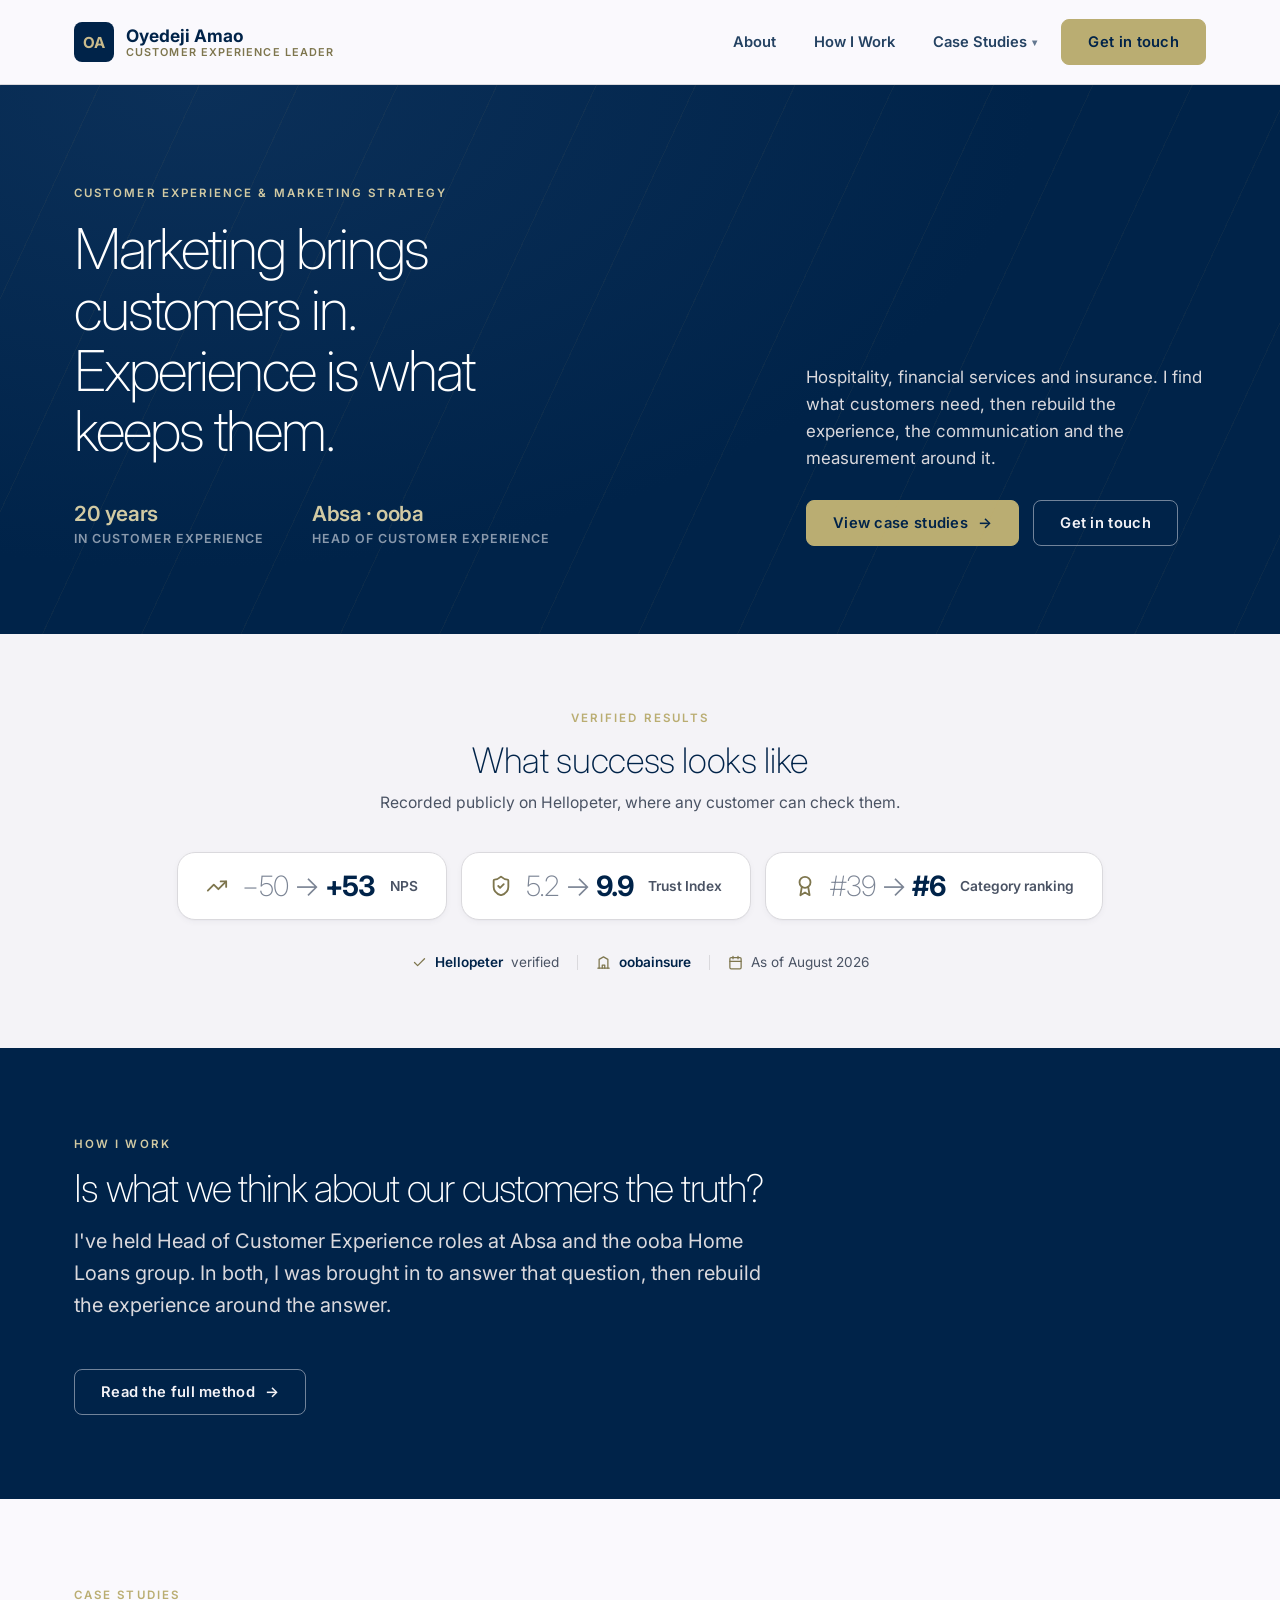
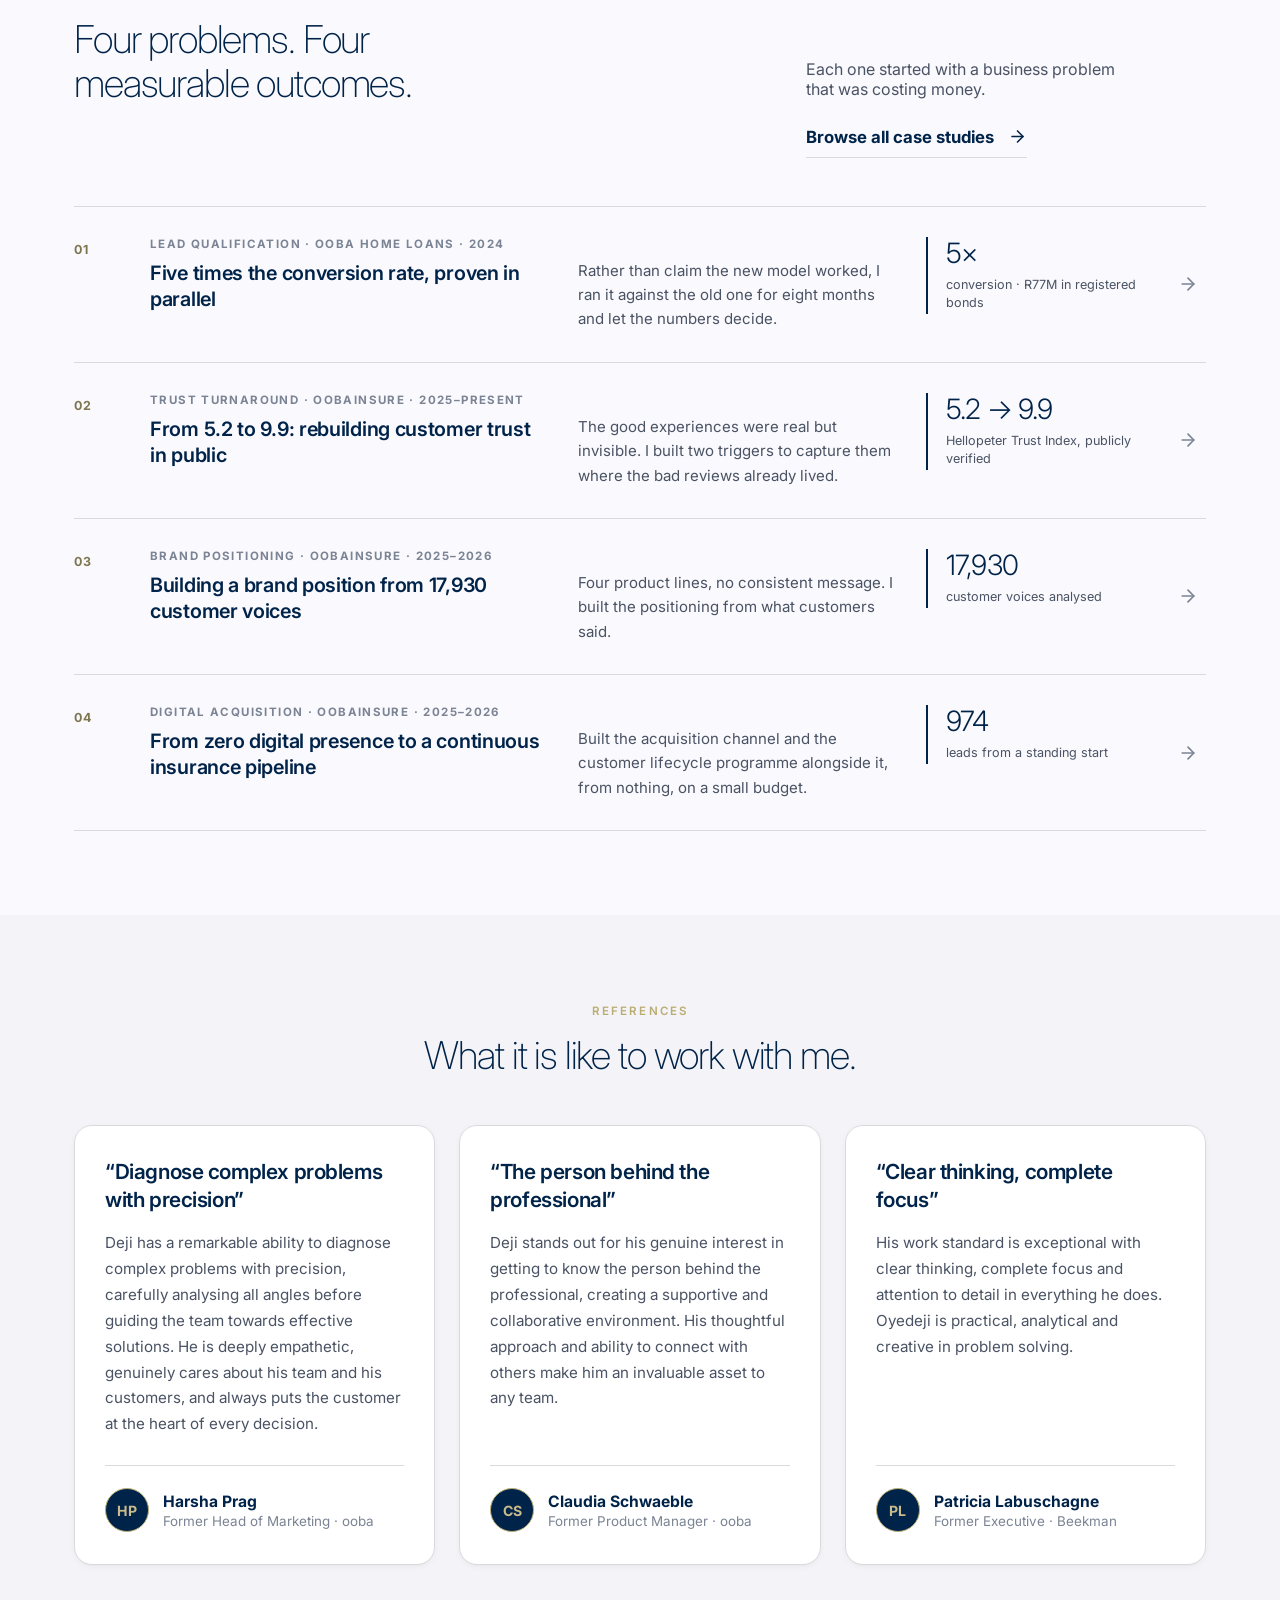
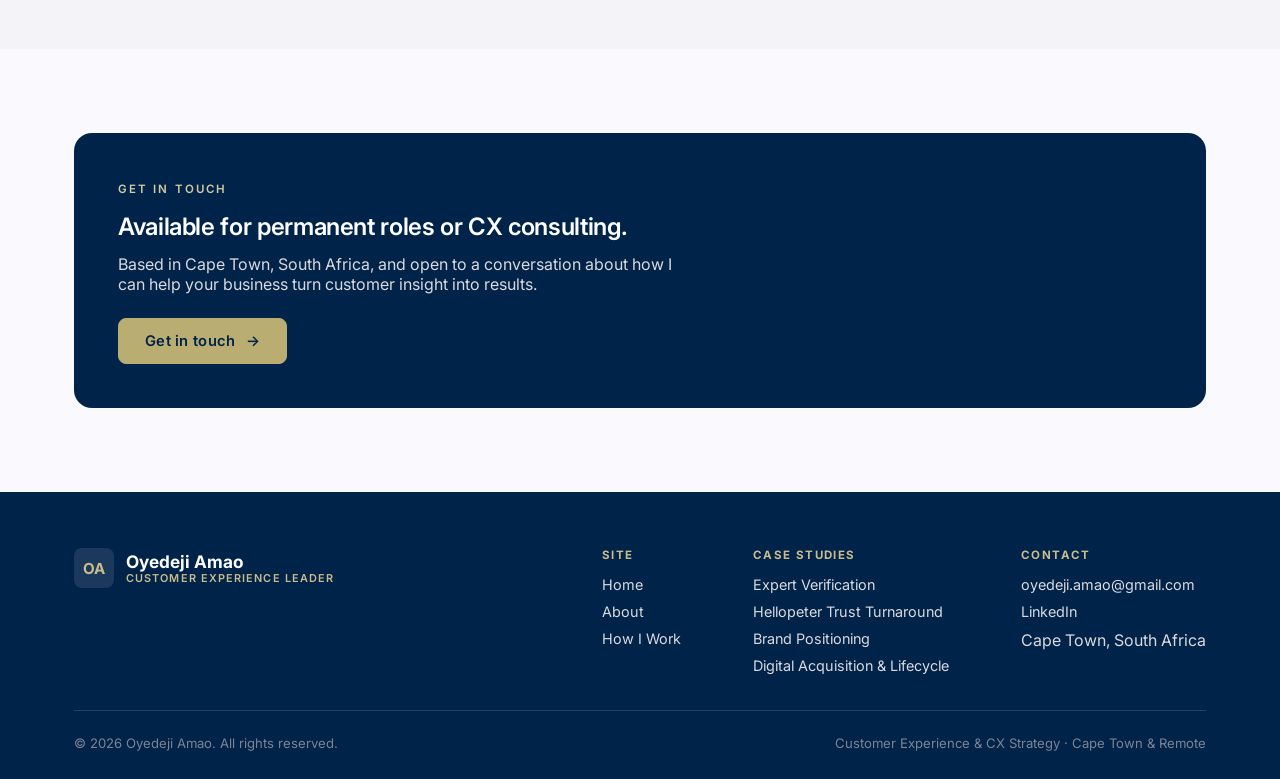
<file: index.html>
<!doctype html>
<html lang="en">
<head>
<meta charset="UTF-8">
<meta name="viewport" content="width=device-width, initial-scale=1.0">
<title>Oyedeji Amao · Customer Experience Leader, Cape Town</title>
<meta name="description" content="Oyedeji Amao is a customer experience executive based in Cape Town. Twenty years in CX and service leadership, the last decade in South African banking, insurance and home finance: Head of Customer Experience at Absa and ooba Home Loans.">
<link rel="icon" type="image/svg+xml" href="assets/favicon.svg">
<link rel="preconnect" href="https://fonts.googleapis.com">
<link rel="preconnect" href="https://fonts.gstatic.com" crossorigin>
<link href="https://fonts.googleapis.com/css2?family=Inter:wght@200;300;400;500;600;700;800&amp;display=swap" rel="stylesheet">
<link rel="stylesheet" href="css/style.css">
<meta property="og:title" content="Oyedeji Amao · Customer Experience Leader">
<meta property="og:description" content="Marketing brings customers in. Experience is what keeps them. Twenty years in CX across hospitality, financial services and insurance.">
<meta property="og:type" content="website">
<meta property="og:url" content="https://oyedejiamao.netlify.app/">
<meta property="og:image" content="https://oyedejiamao.netlify.app/assets/og-image.jpg">
<meta property="og:image:width" content="1200">
<meta property="og:image:height" content="630">
<meta name="twitter:card" content="summary_large_image">
<meta name="twitter:title" content="Oyedeji Amao · Customer Experience Leader">
<meta name="twitter:description" content="Marketing brings customers in. Experience is what keeps them. Twenty years in CX across hospitality, financial services and insurance.">
<meta name="twitter:image" content="https://oyedejiamao.netlify.app/assets/og-image.jpg">
</head>
<body>

<header class="site-header">
  <div class="container">
    <a href="./" class="brand">
      <span class="brand-mark">OA</span>
      <span class="brand-text">
        <span class="brand-name">Oyedeji Amao</span>
        <span class="brand-role">Customer Experience Leader</span>
      </span>
    </a>
    <nav aria-label="Primary">
      <ul class="nav-desktop">
        <li><a class="nav-link" data-nav-link href="about.html">About</a></li>
        <li><a class="nav-link" data-nav-link href="how-i-work.html">How I Work</a></li>
        <li class="dropdown">
          <a class="nav-link" data-nav-link href="case-studies/">Case Studies <span class="caret">▾</span></a>
          <div class="dropdown-panel">
            <a href="case-studies/expert-verification.html">Expert Verification<small>ooba Home Loans &middot; 5&times; conversion</small></a>
            <a href="case-studies/hellopeter-trust-turnaround.html">Hellopeter Trust Turnaround<small>oobainsure &middot; 5.2 to 9.9</small></a>
            <a href="case-studies/brand-positioning.html">Brand Positioning<small>oobainsure &middot; 17,930 customer voices</small></a>
            <a href="case-studies/digital-acquisition.html">Digital Acquisition &amp; Lifecycle<small>oobainsure &middot; 974 leads</small></a>
          </div>
        </li>
      </ul>
    </nav>
    <a href="contact.html" class="btn btn-primary nav-cta nav-cta-desktop">Get in touch</a>
    <button class="nav-toggle" aria-label="Toggle menu" aria-expanded="false"><span></span></button>
  </div>
  <div class="nav-mobile">
    <a data-nav-link href="about.html">About</a>
    <a data-nav-link href="how-i-work.html">How I Work</a>
    <button class="nav-accordion-toggle" aria-expanded="false">Case Studies <span class="caret">▾</span></button>
    <div class="sub">
      <a href="case-studies/">All Case Studies</a>
      <a href="case-studies/expert-verification.html">Expert Verification</a>
      <a href="case-studies/hellopeter-trust-turnaround.html">Hellopeter Trust Turnaround</a>
      <a href="case-studies/brand-positioning.html">Brand Positioning</a>
      <a href="case-studies/digital-acquisition.html">Digital Acquisition &amp; Lifecycle</a>
    </div>
    <div class="cta"><a href="contact.html" class="btn btn-primary" style="width:100%;justify-content:center;">Get in touch</a></div>
  </div>
</header>

<main>

  <section class="hero">
    <div class="container hero-inner">

      <div class="hero-lead">
        <span class="eyebrow on-navy">Customer Experience &amp; Marketing Strategy</span>
        <h1>Marketing brings customers in. Experience is what keeps them.</h1>
        <div class="hero-credentials">
          <div class="hero-cred">
            <span class="hero-cred-value">20 years</span>
            <span class="hero-cred-label">In customer experience</span>
          </div>
          <div class="hero-cred">
            <span class="hero-cred-value">Absa &middot; ooba</span>
            <span class="hero-cred-label">Head of Customer Experience</span>
          </div>
        </div>
      </div>

      <div class="hero-aside">
        <p class="lede">Hospitality, financial services and insurance. I find what customers need, then rebuild the experience, the communication and the measurement around it.</p>
        <div class="cta-row">
          <a href="case-studies/" class="btn btn-primary btn-arrow">View case studies</a>
          <a href="contact.html" class="btn btn-outline-light">Get in touch</a>
        </div>
      </div>

    </div>
  </section>

  <section class="credibility-band">
    <div class="container">
      <div class="credibility-bar reveal">
        <span class="eyebrow">Verified results</span>
        <h2 class="credibility-heading">What success looks like</h2>
        <p class="credibility-sub">Recorded publicly on Hellopeter, where any customer can check them.</p>

        <div class="metric-row">
          <div class="metric-pill">
            <svg class="metric-icon" viewBox="0 0 24 24" fill="none" stroke="currentColor" stroke-width="2" stroke-linecap="round" stroke-linejoin="round" aria-hidden="true">
              <polyline points="22 7 13.5 15.5 8.5 10.5 2 17"></polyline>
              <polyline points="16 7 22 7 22 13"></polyline>
            </svg>
            <span class="metric-value"><span class="cred-before">−50</span><span class="cred-arrow">→</span><span class="cred-after">+53</span></span>
            <span class="metric-label">NPS</span>
          </div>
          <div class="metric-pill">
            <svg class="metric-icon" viewBox="0 0 24 24" fill="none" stroke="currentColor" stroke-width="2" stroke-linecap="round" stroke-linejoin="round" aria-hidden="true">
              <path d="M20 13c0 5-3.5 7.5-7.66 8.95a1 1 0 0 1-.67-.01C7.5 20.5 4 18 4 13V6a1 1 0 0 1 1-1c2 0 4.5-1.2 6.24-2.72a1.17 1.17 0 0 1 1.52 0C14.51 3.81 17 5 19 5a1 1 0 0 1 1 1z"></path>
              <path d="m9 12 2 2 4-4"></path>
            </svg>
            <span class="metric-value"><span class="cred-before">5.2</span><span class="cred-arrow">→</span><span class="cred-after">9.9</span></span>
            <span class="metric-label">Trust Index</span>
          </div>
          <div class="metric-pill">
            <svg class="metric-icon" viewBox="0 0 24 24" fill="none" stroke="currentColor" stroke-width="2" stroke-linecap="round" stroke-linejoin="round" aria-hidden="true">
              <circle cx="12" cy="8" r="6"></circle>
              <path d="M15.477 12.89 17 22l-5-3-5 3 1.523-9.11"></path>
            </svg>
            <span class="metric-value"><span class="cred-before">#39</span><span class="cred-arrow">→</span><span class="cred-after">#6</span></span>
            <span class="metric-label">Category ranking</span>
          </div>
        </div>

        <div class="source-row">
          <div class="source-chip">
            <svg viewBox="0 0 24 24" fill="none" stroke="currentColor" stroke-width="2" stroke-linecap="round" stroke-linejoin="round" aria-hidden="true">
              <path d="M20 6 9 17l-5-5"></path>
            </svg>
            <span class="source-strong">Hellopeter</span><span>verified</span>
          </div>
          <span class="source-divider"></span>
          <div class="source-chip">
            <svg viewBox="0 0 24 24" fill="none" stroke="currentColor" stroke-width="2" stroke-linecap="round" stroke-linejoin="round" aria-hidden="true">
              <path d="M3 21h18"></path><path d="M5 21V7l7-4 7 4v14"></path><path d="M10 21v-5h4v5"></path>
            </svg>
            <span class="source-strong">oobainsure</span>
          </div>
          <span class="source-divider"></span>
          <div class="source-chip">
            <svg viewBox="0 0 24 24" fill="none" stroke="currentColor" stroke-width="2" stroke-linecap="round" stroke-linejoin="round" aria-hidden="true">
              <rect x="3" y="4" width="18" height="18" rx="2"></rect>
              <path d="M16 2v4M8 2v4M3 10h18"></path>
            </svg>
            <span>As of August 2026</span>
          </div>
        </div>
      </div>
    </div>
  </section>

  <section class="statement-band">
    <div class="container">
      <div class="section-head reveal">
        <span class="eyebrow on-navy">How I work</span>
        <h2>Is what we think about our customers the truth?</h2>
        <p class="lede">I've held Head of Customer Experience roles at Absa and the ooba Home Loans group. In both, I was brought in to answer that question, then rebuild the experience around the answer.</p>
      </div>
      <div class="cta-row reveal">
        <a href="how-i-work.html" class="btn btn-outline-light btn-arrow">Read the full method</a>
      </div>
    </div>
  </section>

  <section>
    <div class="container">
      <div class="case-feed-head reveal">
        <div>
          <span class="eyebrow">Case studies</span>
          <h2>Four problems. Four measurable outcomes.</h2>
        </div>
        <div class="case-feed-aside">
          <p>Each one started with a business problem that was costing money.</p>
          <a href="case-studies/" class="case-feed-link">
            Browse all case studies
            <svg viewBox="0 0 24 24" fill="none" stroke="currentColor" stroke-width="2" stroke-linecap="round" stroke-linejoin="round" aria-hidden="true"><path d="M5 12h14"></path><path d="m12 5 7 7-7 7"></path></svg>
          </a>
        </div>
      </div>

      <div class="case-register reveal">
        <a href="case-studies/expert-verification.html" class="case-row">
          <span class="case-row-index">01</span>
          <div class="case-row-main">
            <span class="case-row-meta">Lead Qualification &middot; ooba Home Loans &middot; 2024</span>
            <h3>Five times the conversion rate, proven in parallel</h3>
          </div>
          <p class="case-row-desc">Rather than claim the new model worked, I ran it against the old one for eight months and let the numbers decide.</p>
          <span class="case-row-figure">
            <span class="case-row-value">5&times;</span>
            <span class="case-row-label">conversion &middot; R77M in registered bonds</span>
          </span>
          <span class="case-row-arrow"><svg viewBox="0 0 24 24" fill="none" stroke="currentColor" stroke-width="2" stroke-linecap="round" stroke-linejoin="round" aria-hidden="true"><path d="M5 12h14"></path><path d="m12 5 7 7-7 7"></path></svg></span>
        </a>
        <a href="case-studies/hellopeter-trust-turnaround.html" class="case-row">
          <span class="case-row-index">02</span>
          <div class="case-row-main">
            <span class="case-row-meta">Trust Turnaround &middot; oobainsure &middot; 2025&ndash;present</span>
            <h3>From 5.2 to 9.9: rebuilding customer trust in public</h3>
          </div>
          <p class="case-row-desc">The good experiences were real but invisible. I built two triggers to capture them where the bad reviews already lived.</p>
          <span class="case-row-figure">
            <span class="case-row-value">5.2 &rarr; 9.9</span>
            <span class="case-row-label">Hellopeter Trust Index, publicly verified</span>
          </span>
          <span class="case-row-arrow"><svg viewBox="0 0 24 24" fill="none" stroke="currentColor" stroke-width="2" stroke-linecap="round" stroke-linejoin="round" aria-hidden="true"><path d="M5 12h14"></path><path d="m12 5 7 7-7 7"></path></svg></span>
        </a>
        <a href="case-studies/brand-positioning.html" class="case-row">
          <span class="case-row-index">03</span>
          <div class="case-row-main">
            <span class="case-row-meta">Brand Positioning &middot; oobainsure &middot; 2025&ndash;2026</span>
            <h3>Building a brand position from 17,930 customer voices</h3>
          </div>
          <p class="case-row-desc">Four product lines, no consistent message. I built the positioning from what customers said.</p>
          <span class="case-row-figure">
            <span class="case-row-value">17,930</span>
            <span class="case-row-label">customer voices analysed</span>
          </span>
          <span class="case-row-arrow"><svg viewBox="0 0 24 24" fill="none" stroke="currentColor" stroke-width="2" stroke-linecap="round" stroke-linejoin="round" aria-hidden="true"><path d="M5 12h14"></path><path d="m12 5 7 7-7 7"></path></svg></span>
        </a>
        <a href="case-studies/digital-acquisition.html" class="case-row">
          <span class="case-row-index">04</span>
          <div class="case-row-main">
            <span class="case-row-meta">Digital Acquisition &middot; oobainsure &middot; 2025&ndash;2026</span>
            <h3>From zero digital presence to a continuous insurance pipeline</h3>
          </div>
          <p class="case-row-desc">Built the acquisition channel and the customer lifecycle programme alongside it, from nothing, on a small budget.</p>
          <span class="case-row-figure">
            <span class="case-row-value">974</span>
            <span class="case-row-label">leads from a standing start</span>
          </span>
          <span class="case-row-arrow"><svg viewBox="0 0 24 24" fill="none" stroke="currentColor" stroke-width="2" stroke-linecap="round" stroke-linejoin="round" aria-hidden="true"><path d="M5 12h14"></path><path d="m12 5 7 7-7 7"></path></svg></span>
        </a>
      </div>
    </div>
  </section>

  <section class="section-testimonials">
    <div class="container">
      <div class="section-head centered reveal">
        <span class="eyebrow">References</span>
        <h2>What it is like to work with me.</h2>
      </div>

      <div class="testimonial-grid reveal">

        <figure class="testimonial-card">
          <blockquote>
            <p class="testimonial-pull">“Diagnose complex problems with precision”</p>
            <p class="testimonial-quote">Deji has a remarkable ability to diagnose complex problems with precision, carefully analysing all angles before guiding the team towards effective solutions. He is deeply empathetic, genuinely cares about his team and his customers, and always puts the customer at the heart of every decision.</p>
          </blockquote>
          <figcaption class="testimonial-author">
            <span class="testimonial-monogram" aria-hidden="true">HP</span>
            <span class="testimonial-person">
              <span class="testimonial-name">Harsha Prag</span>
              <span class="testimonial-role">Former Head of Marketing &middot; ooba</span>
            </span>
          </figcaption>
        </figure>

        <figure class="testimonial-card">
          <blockquote>
            <p class="testimonial-pull">“The person behind the professional”</p>
            <p class="testimonial-quote">Deji stands out for his genuine interest in getting to know the person behind the professional, creating a supportive and collaborative environment. His thoughtful approach and ability to connect with others make him an invaluable asset to any team.</p>
          </blockquote>
          <figcaption class="testimonial-author">
            <span class="testimonial-monogram" aria-hidden="true">CS</span>
            <span class="testimonial-person">
              <span class="testimonial-name">Claudia Schwaeble</span>
              <span class="testimonial-role">Former Product Manager &middot; ooba</span>
            </span>
          </figcaption>
        </figure>

        <figure class="testimonial-card">
          <blockquote>
            <p class="testimonial-pull">“Clear thinking, complete focus”</p>
            <p class="testimonial-quote">His work standard is exceptional with clear thinking, complete focus and attention to detail in everything he does. Oyedeji is practical, analytical and creative in problem solving.</p>
          </blockquote>
          <figcaption class="testimonial-author">
            <span class="testimonial-monogram" aria-hidden="true">PL</span>
            <span class="testimonial-person">
              <span class="testimonial-name">Patricia Labuschagne</span>
              <span class="testimonial-role">Former Executive &middot; Beekman</span>
            </span>
          </figcaption>
        </figure>

      </div>
    </div>
  </section>

  <section>
    <div class="container">
      <div class="panel-navy reveal">
        <span class="eyebrow on-navy">Get in touch</span>
        <h3 style="margin-top:14px;">Available for permanent roles or CX consulting.</h3>
        <p style="margin-top:12px;max-width:56ch;">Based in Cape Town, South Africa, and open to a conversation about how I can help your business turn customer insight into results.</p>
        <div class="cta-row" style="margin-top:24px;">
          <a href="contact.html" class="btn btn-primary btn-arrow">Get in touch</a>
        </div>
      </div>
    </div>
  </section>

</main>

<footer class="site-footer">
  <div class="container">
    <div class="footer-top">
      <div class="footer-brand">
        <span class="brand-mark">OA</span>
        <span class="brand-text">
          <span class="brand-name">Oyedeji Amao</span>
          <span class="brand-role">Customer Experience Leader</span>
        </span>
      </div>
      <div class="footer-nav">
        <div class="footer-nav-col">
          <span class="col-title">Site</span>
          <a href="./">Home</a>
          <a href="about.html">About</a>
          <a href="how-i-work.html">How I Work</a>
        </div>
        <div class="footer-nav-col">
          <span class="col-title">Case Studies</span>
          <a href="case-studies/expert-verification.html">Expert Verification</a>
          <a href="case-studies/hellopeter-trust-turnaround.html">Hellopeter Trust Turnaround</a>
          <a href="case-studies/brand-positioning.html">Brand Positioning</a>
          <a href="case-studies/digital-acquisition.html">Digital Acquisition &amp; Lifecycle</a>
        </div>
        <div class="footer-nav-col">
          <span class="col-title">Contact</span>
          <a href="mailto:oyedeji.amao@gmail.com">oyedeji.amao@gmail.com</a>
          <a href="https://www.linkedin.com/in/oyedejiamao" target="_blank" rel="noopener">LinkedIn</a>
          <span style="color:var(--cream-300)">Cape Town, South Africa</span>
        </div>
      </div>
    </div>
    <div class="footer-bottom">
      <span>© 2026 Oyedeji Amao. All rights reserved.</span>
      <span>Customer Experience &amp; CX Strategy &middot; Cape Town &amp; Remote</span>
    </div>
  </div>
</footer>
<script src="js/main.js"></script>
</body>
</html>
</file>
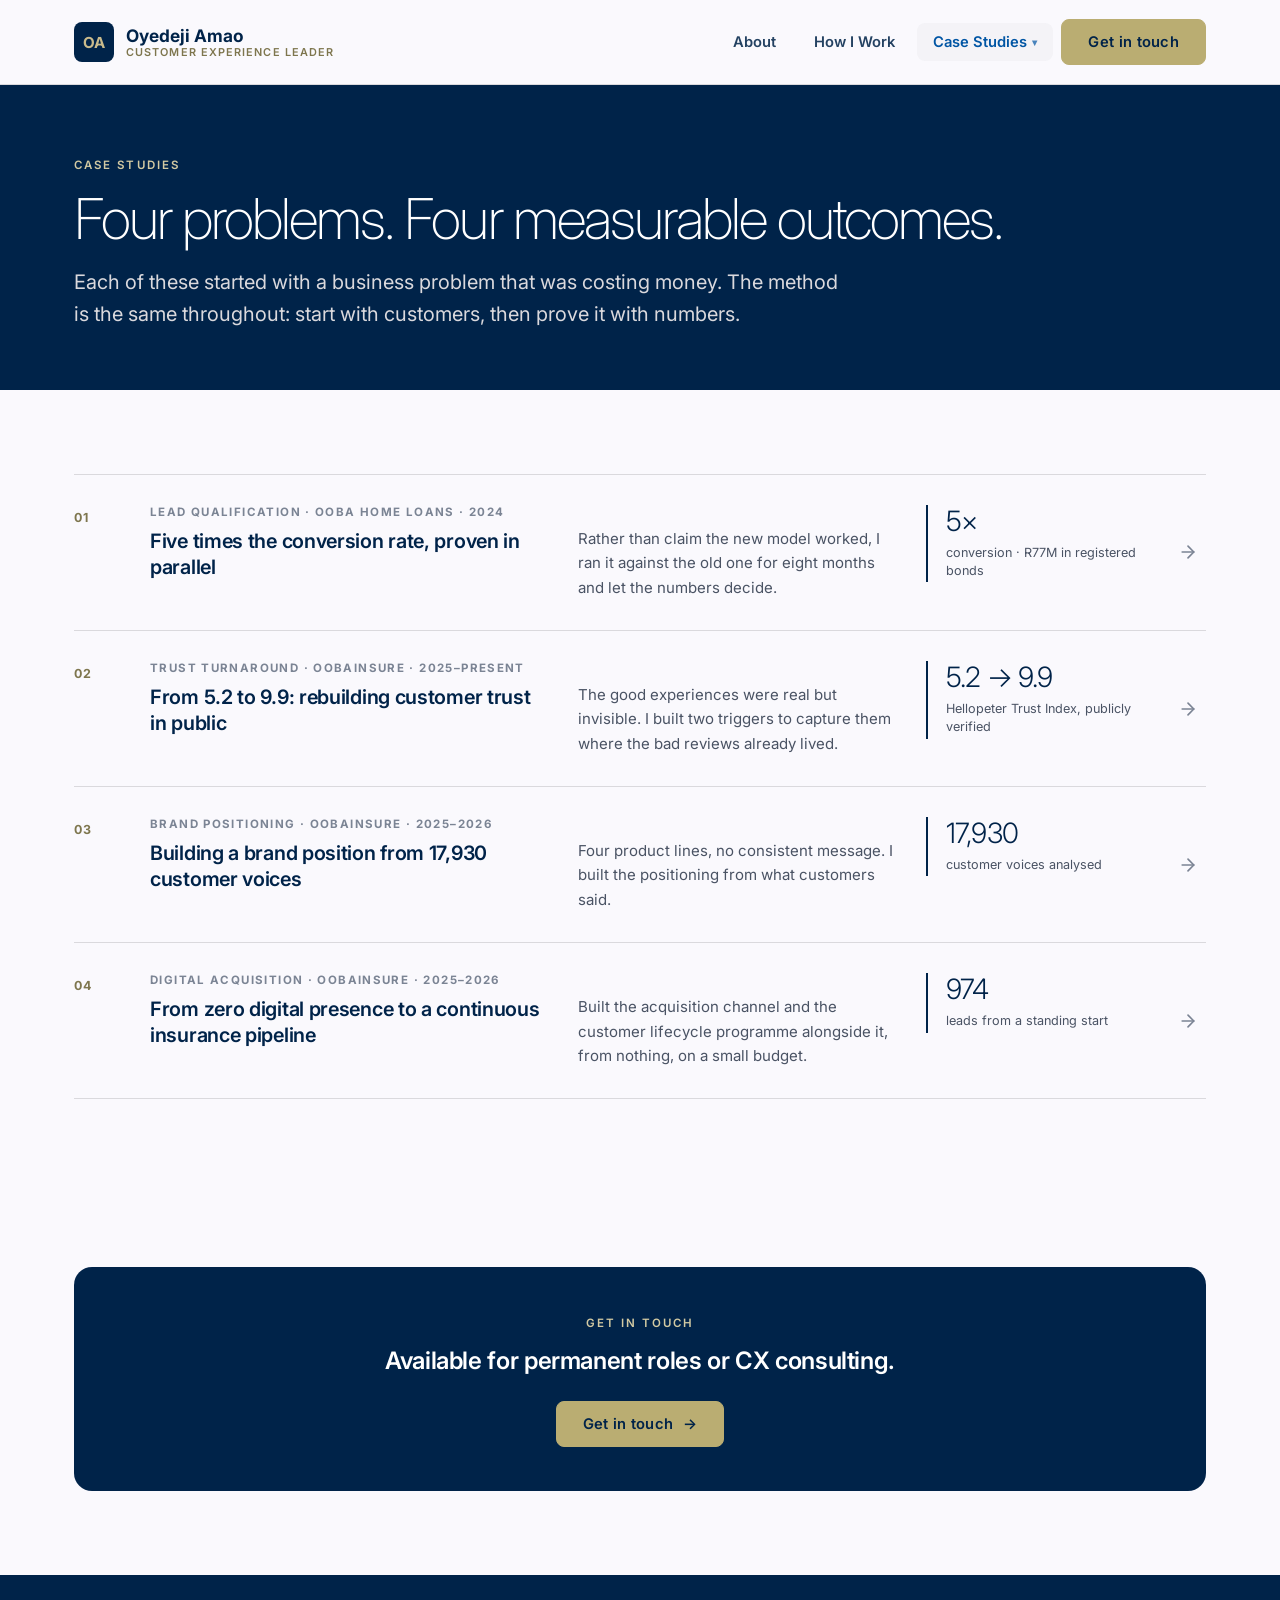
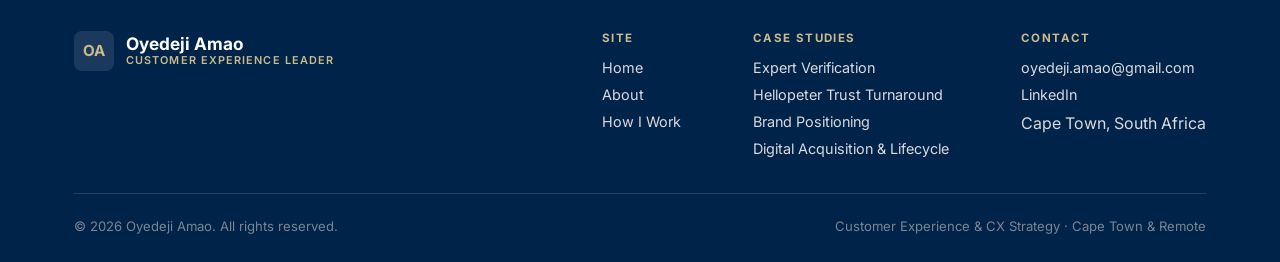
<file: case-studies/index.html>
<!doctype html>
<html lang="en">
<head>
<meta charset="UTF-8">
<meta name="viewport" content="width=device-width, initial-scale=1.0">
<title>Case Studies · Oyedeji Amao</title>
<meta name="description" content="Four CX case studies from banking, insurance and home finance: brand positioning from customer research, a public trust turnaround, a lead qualification model proven in parallel, and a digital acquisition channel built from nothing.">
<link rel="icon" type="image/svg+xml" href="../assets/favicon.svg">
<link rel="preconnect" href="https://fonts.googleapis.com">
<link rel="preconnect" href="https://fonts.gstatic.com" crossorigin>
<link href="https://fonts.googleapis.com/css2?family=Inter:wght@200;300;400;500;600;700;800&amp;display=swap" rel="stylesheet">
<link rel="stylesheet" href="../css/style.css">
<meta property="og:title" content="Case Studies · Oyedeji Amao">
<meta property="og:description" content="Four problems. Four measurable outcomes. CX and marketing case studies from South African banking, insurance and home finance.">
<meta property="og:type" content="website">
<meta property="og:url" content="https://oyedejiamao.netlify.app/case-studies/">
<meta property="og:image" content="https://oyedejiamao.netlify.app/assets/og-image.jpg">
<meta property="og:image:width" content="1200">
<meta property="og:image:height" content="630">
<meta name="twitter:card" content="summary_large_image">
<meta name="twitter:title" content="Case Studies · Oyedeji Amao">
<meta name="twitter:description" content="Four problems. Four measurable outcomes. CX and marketing case studies from South African banking, insurance and home finance.">
<meta name="twitter:image" content="https://oyedejiamao.netlify.app/assets/og-image.jpg">
</head>
<body>

<header class="site-header">
  <div class="container">
    <a href="../" class="brand">
      <span class="brand-mark">OA</span>
      <span class="brand-text">
        <span class="brand-name">Oyedeji Amao</span>
        <span class="brand-role">Customer Experience Leader</span>
      </span>
    </a>
    <nav aria-label="Primary">
      <ul class="nav-desktop">
        <li><a class="nav-link" data-nav-link href="../about.html">About</a></li>
        <li><a class="nav-link" data-nav-link href="../how-i-work.html">How I Work</a></li>
        <li class="dropdown">
          <a class="nav-link active" data-nav-link href="./">Case Studies <span class="caret">▾</span></a>
          <div class="dropdown-panel">
            <a href="expert-verification.html">Expert Verification<small>ooba Home Loans &middot; 5&times; conversion</small></a>
            <a href="hellopeter-trust-turnaround.html">Hellopeter Trust Turnaround<small>oobainsure &middot; 5.2 to 9.9</small></a>
            <a href="brand-positioning.html">Brand Positioning<small>oobainsure &middot; 17,930 customer voices</small></a>
            <a href="digital-acquisition.html">Digital Acquisition &amp; Lifecycle<small>oobainsure &middot; 974 leads</small></a>
          </div>
        </li>
      </ul>
    </nav>
    <a href="../contact.html" class="btn btn-primary nav-cta nav-cta-desktop">Get in touch</a>
    <button class="nav-toggle" aria-label="Toggle menu" aria-expanded="false"><span></span></button>
  </div>
  <div class="nav-mobile">
    <a data-nav-link href="../about.html">About</a>
    <a data-nav-link href="../how-i-work.html">How I Work</a>
    <button class="nav-accordion-toggle" aria-expanded="false">Case Studies <span class="caret">▾</span></button>
    <div class="sub">
      <a href="./">All Case Studies</a>
      <a href="expert-verification.html">Expert Verification</a>
      <a href="hellopeter-trust-turnaround.html">Hellopeter Trust Turnaround</a>
      <a href="brand-positioning.html">Brand Positioning</a>
      <a href="digital-acquisition.html">Digital Acquisition &amp; Lifecycle</a>
    </div>
    <div class="cta"><a href="../contact.html" class="btn btn-primary" style="width:100%;justify-content:center;">Get in touch</a></div>
  </div>
</header>

<main>

  <section class="page-hero">
    <div class="container">
      <span class="eyebrow on-navy">Case Studies</span>
      <h1>Four problems. Four measurable outcomes.</h1>
      <p class="lede">Each of these started with a business problem that was costing money. The method is the same throughout: start with customers, then prove it with numbers.</p>
    </div>
  </section>

  <section>
    <div class="container">
      <div class="case-register reveal">
        <a href="expert-verification.html" class="case-row">
          <span class="case-row-index">01</span>
          <div class="case-row-main">
            <span class="case-row-meta">Lead Qualification &middot; ooba Home Loans &middot; 2024</span>
            <h3>Five times the conversion rate, proven in parallel</h3>
          </div>
          <p class="case-row-desc">Rather than claim the new model worked, I ran it against the old one for eight months and let the numbers decide.</p>
          <span class="case-row-figure">
            <span class="case-row-value">5&times;</span>
            <span class="case-row-label">conversion &middot; R77M in registered bonds</span>
          </span>
          <span class="case-row-arrow"><svg viewBox="0 0 24 24" fill="none" stroke="currentColor" stroke-width="2" stroke-linecap="round" stroke-linejoin="round" aria-hidden="true"><path d="M5 12h14"></path><path d="m12 5 7 7-7 7"></path></svg></span>
        </a>
        <a href="hellopeter-trust-turnaround.html" class="case-row">
          <span class="case-row-index">02</span>
          <div class="case-row-main">
            <span class="case-row-meta">Trust Turnaround &middot; oobainsure &middot; 2025&ndash;present</span>
            <h3>From 5.2 to 9.9: rebuilding customer trust in public</h3>
          </div>
          <p class="case-row-desc">The good experiences were real but invisible. I built two triggers to capture them where the bad reviews already lived.</p>
          <span class="case-row-figure">
            <span class="case-row-value">5.2 &rarr; 9.9</span>
            <span class="case-row-label">Hellopeter Trust Index, publicly verified</span>
          </span>
          <span class="case-row-arrow"><svg viewBox="0 0 24 24" fill="none" stroke="currentColor" stroke-width="2" stroke-linecap="round" stroke-linejoin="round" aria-hidden="true"><path d="M5 12h14"></path><path d="m12 5 7 7-7 7"></path></svg></span>
        </a>
        <a href="brand-positioning.html" class="case-row">
          <span class="case-row-index">03</span>
          <div class="case-row-main">
            <span class="case-row-meta">Brand Positioning &middot; oobainsure &middot; 2025&ndash;2026</span>
            <h3>Building a brand position from 17,930 customer voices</h3>
          </div>
          <p class="case-row-desc">Four product lines, no consistent message. I built the positioning from what customers said.</p>
          <span class="case-row-figure">
            <span class="case-row-value">17,930</span>
            <span class="case-row-label">customer voices analysed</span>
          </span>
          <span class="case-row-arrow"><svg viewBox="0 0 24 24" fill="none" stroke="currentColor" stroke-width="2" stroke-linecap="round" stroke-linejoin="round" aria-hidden="true"><path d="M5 12h14"></path><path d="m12 5 7 7-7 7"></path></svg></span>
        </a>
        <a href="digital-acquisition.html" class="case-row">
          <span class="case-row-index">04</span>
          <div class="case-row-main">
            <span class="case-row-meta">Digital Acquisition &middot; oobainsure &middot; 2025&ndash;2026</span>
            <h3>From zero digital presence to a continuous insurance pipeline</h3>
          </div>
          <p class="case-row-desc">Built the acquisition channel and the customer lifecycle programme alongside it, from nothing, on a small budget.</p>
          <span class="case-row-figure">
            <span class="case-row-value">974</span>
            <span class="case-row-label">leads from a standing start</span>
          </span>
          <span class="case-row-arrow"><svg viewBox="0 0 24 24" fill="none" stroke="currentColor" stroke-width="2" stroke-linecap="round" stroke-linejoin="round" aria-hidden="true"><path d="M5 12h14"></path><path d="m12 5 7 7-7 7"></path></svg></span>
        </a>
      </div>
    </div>
  </section>

  <section>
    <div class="container">
      <div class="panel-navy reveal" style="text-align:center;">
        <span class="eyebrow on-navy" style="justify-content:center;">Get in touch</span>
        <h3 style="margin-top:14px;">Available for permanent roles or CX consulting.</h3>
        <div class="cta-row" style="justify-content:center;margin-top:24px;">
          <a href="../contact.html" class="btn btn-primary btn-arrow">Get in touch</a>
        </div>
      </div>
    </div>
  </section>

</main>

<footer class="site-footer">
  <div class="container">
    <div class="footer-top">
      <div class="footer-brand">
        <span class="brand-mark">OA</span>
        <span class="brand-text">
          <span class="brand-name">Oyedeji Amao</span>
          <span class="brand-role">Customer Experience Leader</span>
        </span>
      </div>
      <div class="footer-nav">
        <div class="footer-nav-col">
          <span class="col-title">Site</span>
          <a href="../">Home</a>
          <a href="../about.html">About</a>
          <a href="../how-i-work.html">How I Work</a>
        </div>
        <div class="footer-nav-col">
          <span class="col-title">Case Studies</span>
          <a href="expert-verification.html">Expert Verification</a>
          <a href="hellopeter-trust-turnaround.html">Hellopeter Trust Turnaround</a>
          <a href="brand-positioning.html">Brand Positioning</a>
          <a href="digital-acquisition.html">Digital Acquisition &amp; Lifecycle</a>
        </div>
        <div class="footer-nav-col">
          <span class="col-title">Contact</span>
          <a href="mailto:oyedeji.amao@gmail.com">oyedeji.amao@gmail.com</a>
          <a href="https://www.linkedin.com/in/oyedejiamao" target="_blank" rel="noopener">LinkedIn</a>
          <span style="color:var(--cream-300)">Cape Town, South Africa</span>
        </div>
      </div>
    </div>
    <div class="footer-bottom">
      <span>© 2026 Oyedeji Amao. All rights reserved.</span>
      <span>Customer Experience &amp; CX Strategy &middot; Cape Town &amp; Remote</span>
    </div>
  </div>
</footer>
<script src="../js/main.js"></script>
</body>
</html>
</file>
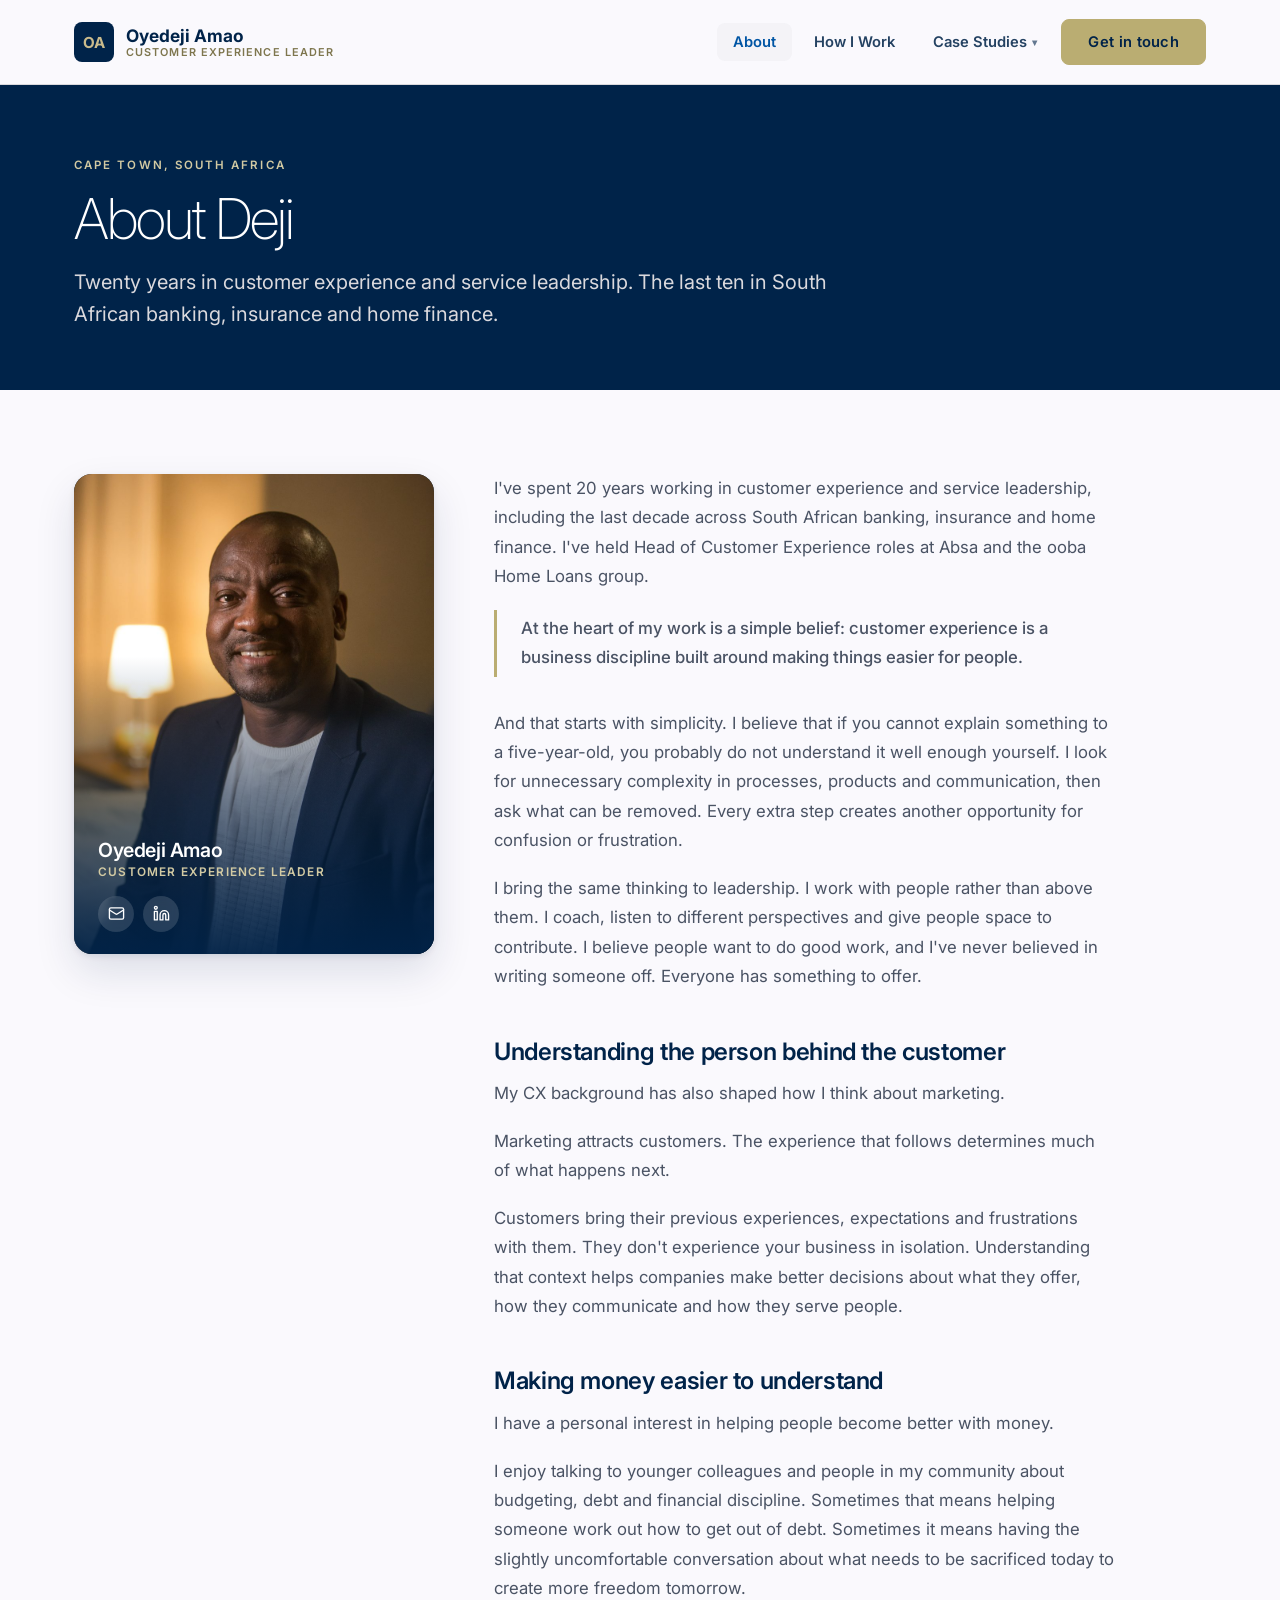
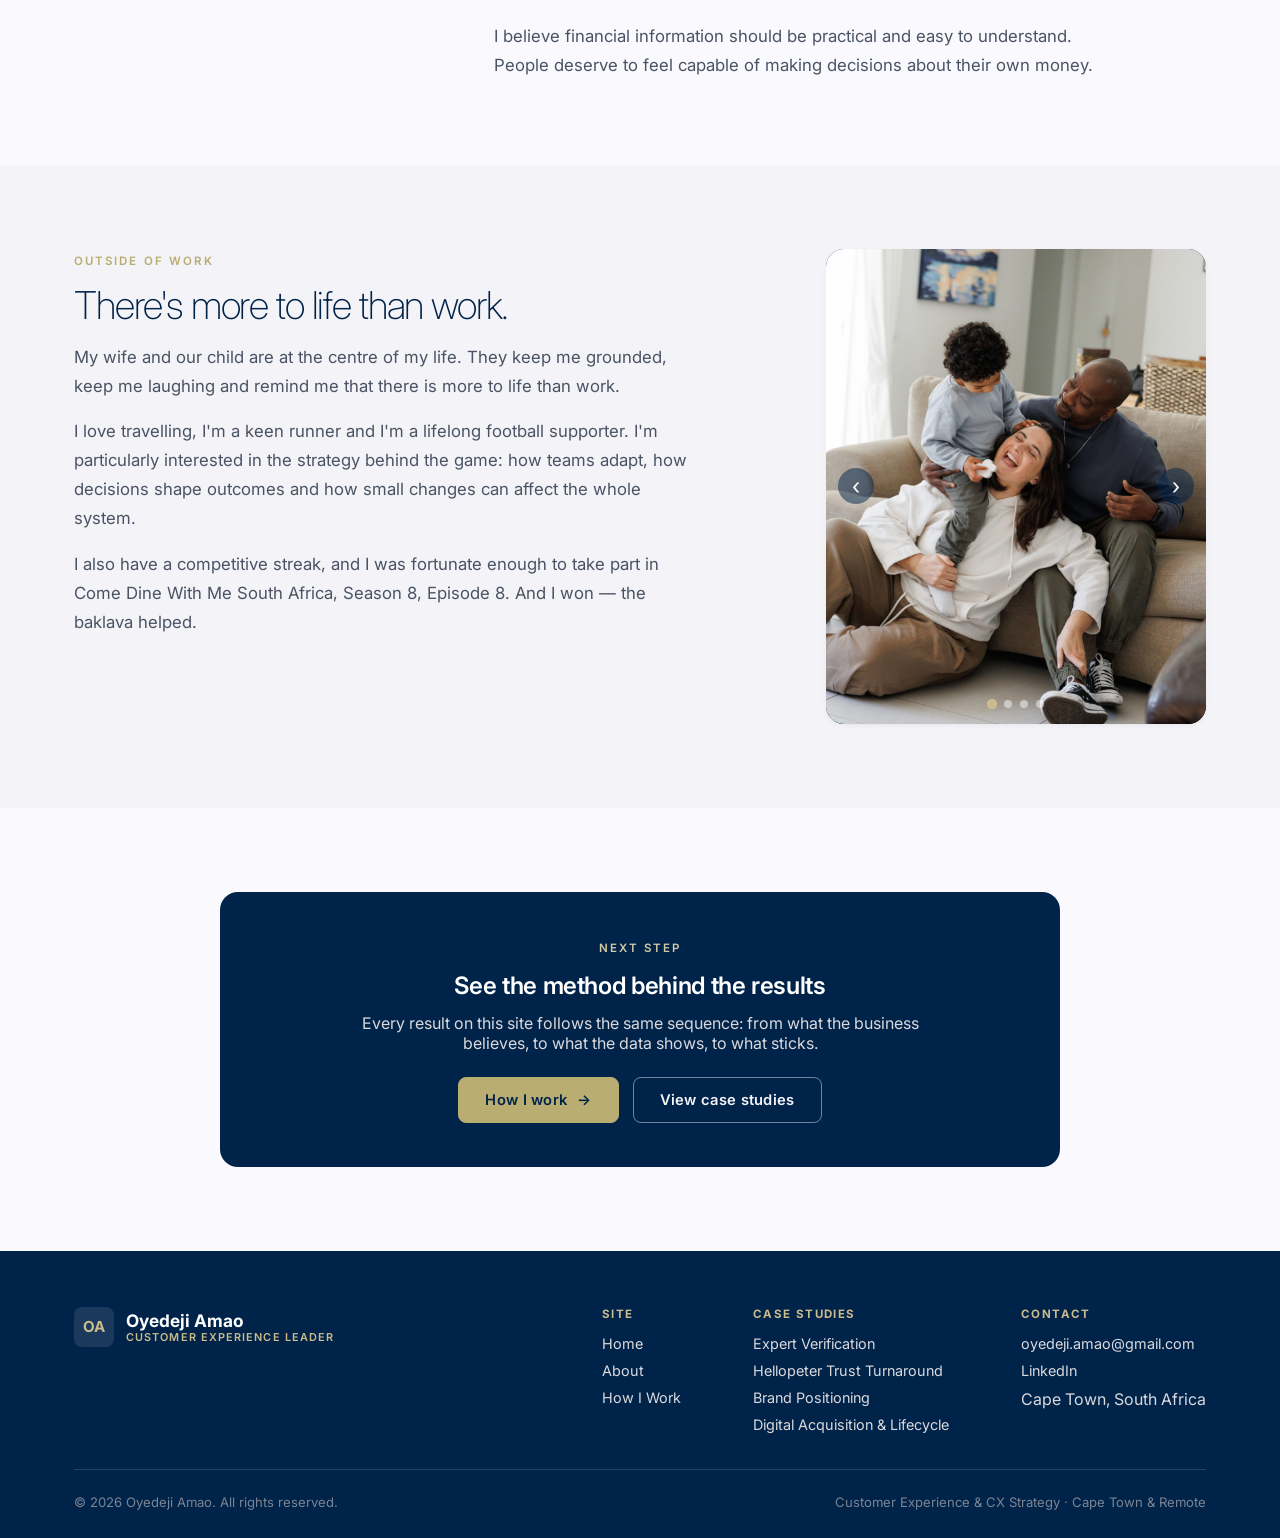
<file: about.html>
<!doctype html>
<html lang="en">
<head>
<meta charset="UTF-8">
<meta name="viewport" content="width=device-width, initial-scale=1.0">
<title>About · Oyedeji Amao</title>
<meta name="description" content="About Oyedeji Amao: a Cape Town-based customer experience executive with 20 years in CX and service leadership, and Head of Customer Experience roles at Absa and ooba Home Loans.">
<link rel="icon" type="image/svg+xml" href="assets/favicon.svg">
<link rel="preconnect" href="https://fonts.googleapis.com">
<link rel="preconnect" href="https://fonts.gstatic.com" crossorigin>
<link href="https://fonts.googleapis.com/css2?family=Inter:wght@200;300;400;500;600;700;800&amp;display=swap" rel="stylesheet">
<link rel="stylesheet" href="css/style.css">
<meta property="og:title" content="About Oyedeji Amao · Customer Experience Leader">
<meta property="og:description" content="Twenty years in customer experience and service leadership, the last decade in South African banking, insurance and home finance.">
<meta property="og:type" content="website">
<meta property="og:url" content="https://oyedejiamao.netlify.app/about.html">
<meta property="og:image" content="https://oyedejiamao.netlify.app/assets/og-image.jpg">
<meta property="og:image:width" content="1200">
<meta property="og:image:height" content="630">
<meta name="twitter:card" content="summary_large_image">
<meta name="twitter:title" content="About Oyedeji Amao · Customer Experience Leader">
<meta name="twitter:description" content="Twenty years in customer experience and service leadership, the last decade in South African banking, insurance and home finance.">
<meta name="twitter:image" content="https://oyedejiamao.netlify.app/assets/og-image.jpg">
</head>
<body>

<header class="site-header">
  <div class="container">
    <a href="./" class="brand">
      <span class="brand-mark">OA</span>
      <span class="brand-text">
        <span class="brand-name">Oyedeji Amao</span>
        <span class="brand-role">Customer Experience Leader</span>
      </span>
    </a>
    <nav aria-label="Primary">
      <ul class="nav-desktop">
        <li><a class="nav-link" data-nav-link href="about.html">About</a></li>
        <li><a class="nav-link" data-nav-link href="how-i-work.html">How I Work</a></li>
        <li class="dropdown">
          <a class="nav-link" data-nav-link href="case-studies/">Case Studies <span class="caret">▾</span></a>
          <div class="dropdown-panel">
            <a href="case-studies/expert-verification.html">Expert Verification<small>ooba Home Loans &middot; 5&times; conversion</small></a>
            <a href="case-studies/hellopeter-trust-turnaround.html">Hellopeter Trust Turnaround<small>oobainsure &middot; 5.2 to 9.9</small></a>
            <a href="case-studies/brand-positioning.html">Brand Positioning<small>oobainsure &middot; 17,930 customer voices</small></a>
            <a href="case-studies/digital-acquisition.html">Digital Acquisition &amp; Lifecycle<small>oobainsure &middot; 974 leads</small></a>
          </div>
        </li>
      </ul>
    </nav>
    <a href="contact.html" class="btn btn-primary nav-cta nav-cta-desktop">Get in touch</a>
    <button class="nav-toggle" aria-label="Toggle menu" aria-expanded="false"><span></span></button>
  </div>
  <div class="nav-mobile">
    <a data-nav-link href="about.html">About</a>
    <a data-nav-link href="how-i-work.html">How I Work</a>
    <button class="nav-accordion-toggle" aria-expanded="false">Case Studies <span class="caret">▾</span></button>
    <div class="sub">
      <a href="case-studies/">All Case Studies</a>
      <a href="case-studies/expert-verification.html">Expert Verification</a>
      <a href="case-studies/hellopeter-trust-turnaround.html">Hellopeter Trust Turnaround</a>
      <a href="case-studies/brand-positioning.html">Brand Positioning</a>
      <a href="case-studies/digital-acquisition.html">Digital Acquisition &amp; Lifecycle</a>
    </div>
    <div class="cta"><a href="contact.html" class="btn btn-primary" style="width:100%;justify-content:center;">Get in touch</a></div>
  </div>
</header>

<main>

  <section class="page-hero">
    <div class="container">
      <span class="eyebrow on-navy">Cape Town, South Africa</span>
      <h1>About Deji</h1>
      <p class="lede">Twenty years in customer experience and service leadership. The last ten in South African banking, insurance and home finance.</p>
    </div>
  </section>

  <section>
    <div class="container about-layout">

      <div class="about-aside reveal">
        <figure class="portrait-card">
          <img src="assets/photos/portrait.jpg" alt="Oyedeji Amao" width="600" height="800" loading="lazy"
               onerror="this.onerror=null;this.src='assets/portrait-placeholder.svg'">
          <figcaption class="portrait-id">
            <span class="portrait-name">Oyedeji Amao</span>
            <span class="portrait-role">Customer Experience Leader</span>
            <span class="portrait-socials">
              <a href="mailto:oyedeji.amao@gmail.com" aria-label="Email Oyedeji Amao">
                <svg viewBox="0 0 24 24" fill="none" stroke="currentColor" stroke-width="1.9" stroke-linecap="round" stroke-linejoin="round" aria-hidden="true">
                  <rect width="20" height="16" x="2" y="4" rx="2"></rect>
                  <path d="m22 7-8.97 5.7a1.94 1.94 0 0 1-2.06 0L2 7"></path>
                </svg>
              </a>
              <a href="https://www.linkedin.com/in/oyedejiamao" target="_blank" rel="noopener" aria-label="Oyedeji Amao on LinkedIn">
                <svg viewBox="0 0 24 24" fill="none" stroke="currentColor" stroke-width="1.9" stroke-linecap="round" stroke-linejoin="round" aria-hidden="true">
                  <path d="M16 8a6 6 0 0 1 6 6v7h-4v-7a2 2 0 0 0-4 0v7h-4v-7a6 6 0 0 1 6-6z"></path>
                  <rect width="4" height="12" x="2" y="9"></rect>
                  <circle cx="4" cy="4" r="2"></circle>
                </svg>
              </a>
            </span>
          </figcaption>
        </figure>
      </div>

      <div class="about-body">
      <div class="prose reveal">
        <p>I've spent 20 years working in customer experience and service leadership, including the last decade across South African banking, insurance and home finance. I've held Head of Customer Experience roles at Absa and the ooba Home Loans group.</p>

        <p class="prose-standout">At the heart of my work is a simple belief: customer experience is a business discipline built around making things easier for people.</p>

        <p>And that starts with simplicity. I believe that if you cannot explain something to a five-year-old, you probably do not understand it well enough yourself. I look for unnecessary complexity in processes, products and communication, then ask what can be removed. Every extra step creates another opportunity for confusion or frustration.</p>

        <p>I bring the same thinking to leadership. I work with people rather than above them. I coach, listen to different perspectives and give people space to contribute. I believe people want to do good work, and I've never believed in writing someone off. Everyone has something to offer.</p>

        <h3>Understanding the person behind the customer</h3>
        <p>My CX background has also shaped how I think about marketing.</p>
        <p>Marketing attracts customers. The experience that follows determines much of what happens next.</p>
        <p>Customers bring their previous experiences, expectations and frustrations with them. They don't experience your business in isolation. Understanding that context helps companies make better decisions about what they offer, how they communicate and how they serve people.</p>

        <h3>Making money easier to understand</h3>
        <p>I have a personal interest in helping people become better with money.</p>
        <p>I enjoy talking to younger colleagues and people in my community about budgeting, debt and financial discipline. Sometimes that means helping someone work out how to get out of debt. Sometimes it means having the slightly uncomfortable conversation about what needs to be sacrificed today to create more freedom tomorrow.</p>
        <p>I believe financial information should be practical and easy to understand. People deserve to feel capable of making decisions about their own money.</p>
      </div>
      </div>

    </div>
  </section>


  <section class="outside-band">
    <div class="container outside-layout">
      <div class="section-head reveal" style="margin-bottom:0;">
        <span class="eyebrow">Outside of work</span>
        <h2>There's more to life than work.</h2>
        <div class="outside-copy">
          <p>My wife and our child are at the centre of my life. They keep me grounded, keep me laughing and remind me that there is more to life than work.</p>
          <p>I love travelling, I'm a keen runner and I'm a lifelong football supporter. I'm particularly interested in the strategy behind the game: how teams adapt, how decisions shape outcomes and how small changes can affect the whole system.</p>
          <p>I also have a competitive streak, and I was fortunate enough to take part in Come Dine With Me South Africa, Season 8, Episode 8. And I won &mdash; the baklava helped.</p>
        </div>
      </div>
      <div class="photo-slider reveal" data-photo-slider role="region" aria-roledescription="carousel" aria-label="Personal photos">
        <div class="photo-slider-track">
          <div class="photo-slide" aria-roledescription="slide" aria-label="1 of 4">
            <img src="assets/photos/family.jpg" alt="Oyedeji Amao with his wife and child, Cape Town" width="480" height="600" loading="lazy"
                 onerror="this.onerror=null;this.src='assets/photo-placeholder.svg'">
          </div>
          <div class="photo-slide" aria-roledescription="slide" aria-label="2 of 4">
            <img src="assets/photos/athens.jpg" alt="Oyedeji Amao at the Panathenaic Stadium in Athens" width="480" height="600" loading="lazy"
                 onerror="this.onerror=null;this.src='assets/photo-placeholder.svg'">
          </div>
          <div class="photo-slide" aria-roledescription="slide" aria-label="3 of 4">
            <img src="assets/photos/cdwm-dinner.jpg" alt="Oyedeji Amao on Come Dine With Me South Africa, Season 8" width="480" height="600" loading="lazy"
                 onerror="this.onerror=null;this.src='assets/photo-placeholder.svg'">
          </div>
          <div class="photo-slide" aria-roledescription="slide" aria-label="4 of 4">
            <img src="assets/photos/cdwm-win.jpg" alt="Oyedeji Amao celebrating his Come Dine With Me win" width="480" height="600" loading="lazy"
                 onerror="this.onerror=null;this.src='assets/photo-placeholder.svg'">
          </div>
        </div>
        <button type="button" class="photo-slider-arrow prev" data-slider-prev aria-label="Previous photo">&lsaquo;</button>
        <button type="button" class="photo-slider-arrow next" data-slider-next aria-label="Next photo">&rsaquo;</button>
        <div class="photo-slider-dots" data-slider-dots>
          <button type="button" class="photo-slider-dot" data-slider-dot="0" aria-label="Go to photo 1" aria-current="true"></button>
          <button type="button" class="photo-slider-dot" data-slider-dot="1" aria-label="Go to photo 2"></button>
          <button type="button" class="photo-slider-dot" data-slider-dot="2" aria-label="Go to photo 3"></button>
          <button type="button" class="photo-slider-dot" data-slider-dot="3" aria-label="Go to photo 4"></button>
        </div>
      </div>
    </div>
  </section>

  <section>
    <div class="container">
      <div class="panel-navy reveal" style="max-width:840px;margin:0 auto;text-align:center;">
        <span class="eyebrow on-navy" style="justify-content:center;">Next step</span>
        <h3 style="margin-top:14px;">See the method behind the results</h3>
        <p style="margin-top:12px;max-width:56ch;margin-left:auto;margin-right:auto;">Every result on this site follows the same sequence: from what the business believes, to what the data shows, to what sticks.</p>
        <div class="cta-row" style="justify-content:center;margin-top:24px;">
          <a href="how-i-work.html" class="btn btn-primary btn-arrow">How I work</a>
          <a href="case-studies/" class="btn btn-outline-light">View case studies</a>
        </div>
      </div>
    </div>
  </section>

</main>

<footer class="site-footer">
  <div class="container">
    <div class="footer-top">
      <div class="footer-brand">
        <span class="brand-mark">OA</span>
        <span class="brand-text">
          <span class="brand-name">Oyedeji Amao</span>
          <span class="brand-role">Customer Experience Leader</span>
        </span>
      </div>
      <div class="footer-nav">
        <div class="footer-nav-col">
          <span class="col-title">Site</span>
          <a href="./">Home</a>
          <a href="about.html">About</a>
          <a href="how-i-work.html">How I Work</a>
        </div>
        <div class="footer-nav-col">
          <span class="col-title">Case Studies</span>
          <a href="case-studies/expert-verification.html">Expert Verification</a>
          <a href="case-studies/hellopeter-trust-turnaround.html">Hellopeter Trust Turnaround</a>
          <a href="case-studies/brand-positioning.html">Brand Positioning</a>
          <a href="case-studies/digital-acquisition.html">Digital Acquisition &amp; Lifecycle</a>
        </div>
        <div class="footer-nav-col">
          <span class="col-title">Contact</span>
          <a href="mailto:oyedeji.amao@gmail.com">oyedeji.amao@gmail.com</a>
          <a href="https://www.linkedin.com/in/oyedejiamao" target="_blank" rel="noopener">LinkedIn</a>
          <span style="color:var(--cream-300)">Cape Town, South Africa</span>
        </div>
      </div>
    </div>
    <div class="footer-bottom">
      <span>© 2026 Oyedeji Amao. All rights reserved.</span>
      <span>Customer Experience &amp; CX Strategy &middot; Cape Town &amp; Remote</span>
    </div>
  </div>
</footer>
<script src="js/main.js"></script>
</body>
</html>
</file>
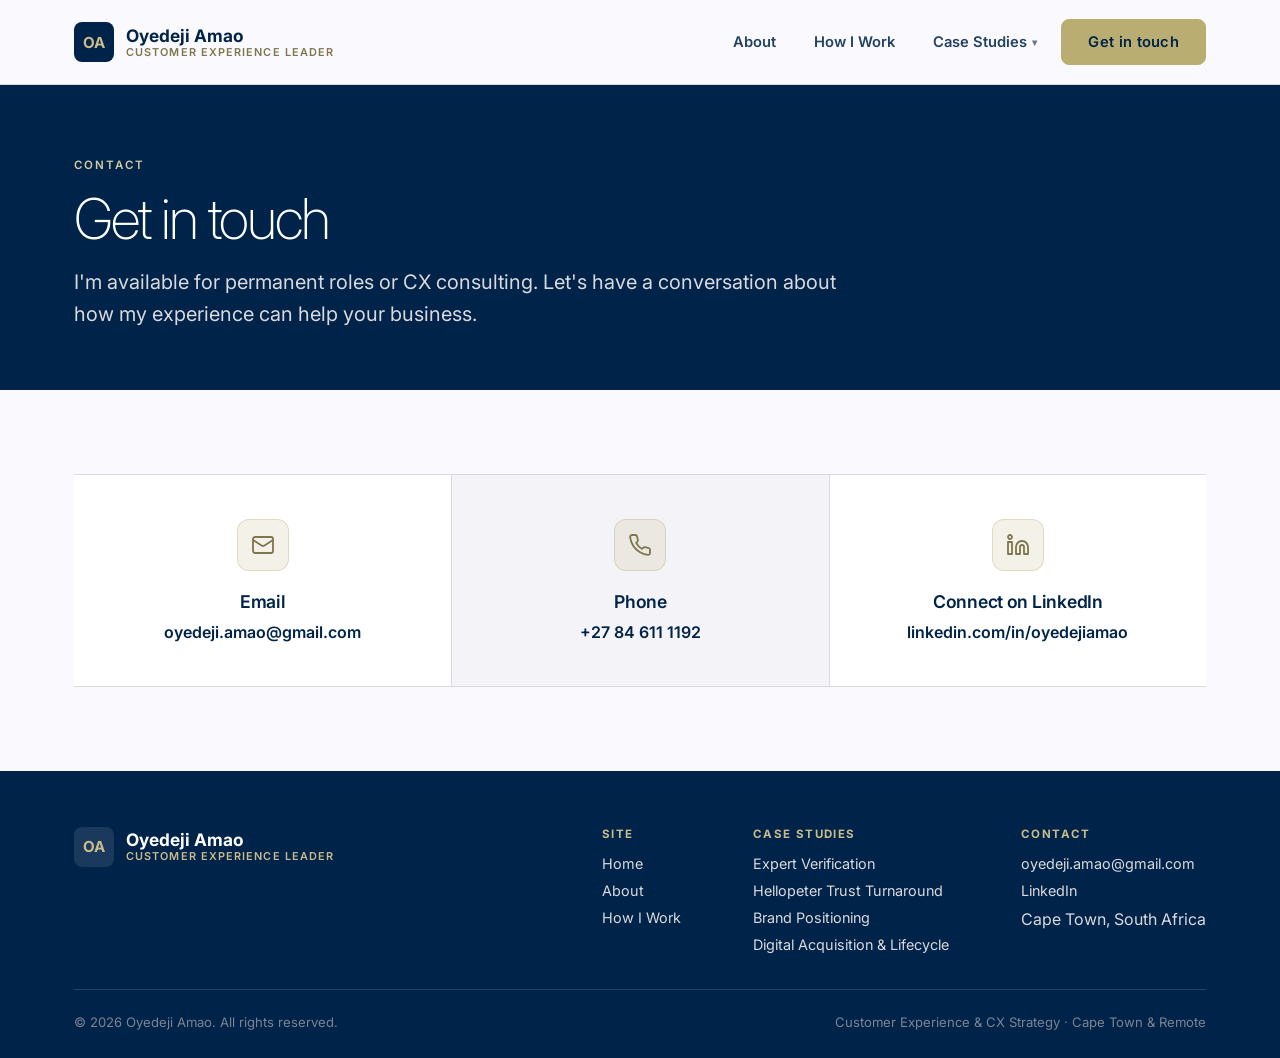
<file: contact.html>
<!doctype html>
<html lang="en">
<head>
<meta charset="UTF-8">
<meta name="viewport" content="width=device-width, initial-scale=1.0">
<title>Contact · Oyedeji Amao</title>
<meta name="description" content="Get in touch with Oyedeji Amao, a Cape Town-based customer experience leader available for permanent CX roles or CX consulting.">
<link rel="icon" type="image/svg+xml" href="assets/favicon.svg">
<link rel="preconnect" href="https://fonts.googleapis.com">
<link rel="preconnect" href="https://fonts.gstatic.com" crossorigin>
<link href="https://fonts.googleapis.com/css2?family=Inter:wght@200;300;400;500;600;700;800&amp;display=swap" rel="stylesheet">
<link rel="stylesheet" href="css/style.css">
<meta property="og:title" content="Contact Oyedeji Amao">
<meta property="og:description" content="Available for permanent roles or CX consulting.">
<meta property="og:type" content="website">
<meta property="og:url" content="https://oyedejiamao.netlify.app/contact.html">
<meta property="og:image" content="https://oyedejiamao.netlify.app/assets/og-image.jpg">
<meta property="og:image:width" content="1200">
<meta property="og:image:height" content="630">
<meta name="twitter:card" content="summary_large_image">
<meta name="twitter:title" content="Contact Oyedeji Amao">
<meta name="twitter:description" content="Available for permanent roles or CX consulting.">
<meta name="twitter:image" content="https://oyedejiamao.netlify.app/assets/og-image.jpg">
</head>
<body>

<header class="site-header">
  <div class="container">
    <a href="./" class="brand">
      <span class="brand-mark">OA</span>
      <span class="brand-text">
        <span class="brand-name">Oyedeji Amao</span>
        <span class="brand-role">Customer Experience Leader</span>
      </span>
    </a>
    <nav aria-label="Primary">
      <ul class="nav-desktop">
        <li><a class="nav-link" data-nav-link href="about.html">About</a></li>
        <li><a class="nav-link" data-nav-link href="how-i-work.html">How I Work</a></li>
        <li class="dropdown">
          <a class="nav-link" data-nav-link href="case-studies/">Case Studies <span class="caret">▾</span></a>
          <div class="dropdown-panel">
            <a href="case-studies/expert-verification.html">Expert Verification<small>ooba Home Loans &middot; 5&times; conversion</small></a>
            <a href="case-studies/hellopeter-trust-turnaround.html">Hellopeter Trust Turnaround<small>oobainsure &middot; 5.2 to 9.9</small></a>
            <a href="case-studies/brand-positioning.html">Brand Positioning<small>oobainsure &middot; 17,930 customer voices</small></a>
            <a href="case-studies/digital-acquisition.html">Digital Acquisition &amp; Lifecycle<small>oobainsure &middot; 974 leads</small></a>
          </div>
        </li>
      </ul>
    </nav>
    <a href="contact.html" class="btn btn-primary nav-cta nav-cta-desktop">Get in touch</a>
    <button class="nav-toggle" aria-label="Toggle menu" aria-expanded="false"><span></span></button>
  </div>
  <div class="nav-mobile">
    <a data-nav-link href="about.html">About</a>
    <a data-nav-link href="how-i-work.html">How I Work</a>
    <button class="nav-accordion-toggle" aria-expanded="false">Case Studies <span class="caret">▾</span></button>
    <div class="sub">
      <a href="case-studies/">All Case Studies</a>
      <a href="case-studies/expert-verification.html">Expert Verification</a>
      <a href="case-studies/hellopeter-trust-turnaround.html">Hellopeter Trust Turnaround</a>
      <a href="case-studies/brand-positioning.html">Brand Positioning</a>
      <a href="case-studies/digital-acquisition.html">Digital Acquisition &amp; Lifecycle</a>
    </div>
    <div class="cta"><a href="contact.html" class="btn btn-primary" style="width:100%;justify-content:center;">Get in touch</a></div>
  </div>
</header>

<main>

  <section class="page-hero">
    <div class="container">
      <span class="eyebrow on-navy">Contact</span>
      <h1>Get in touch</h1>
      <p class="lede">I'm available for permanent roles or CX consulting. Let's have a conversation about how my experience can help your business.</p>
    </div>
  </section>

  <section>
    <div class="container">
      <div class="contact-methods reveal">

        <a href="mailto:oyedeji.amao@gmail.com" class="contact-method">
          <span class="contact-method-icon">
            <svg viewBox="0 0 24 24" fill="none" stroke="currentColor" stroke-width="1.8" stroke-linecap="round" stroke-linejoin="round" aria-hidden="true">
              <rect width="20" height="16" x="2" y="4" rx="2"></rect>
              <path d="m22 7-8.97 5.7a1.94 1.94 0 0 1-2.06 0L2 7"></path>
            </svg>
          </span>
          <h3>Email</h3>
          <span class="contact-method-detail">oyedeji.amao@gmail.com</span>
        </a>

        <a href="tel:+27846111192" class="contact-method">
          <span class="contact-method-icon">
            <svg viewBox="0 0 24 24" fill="none" stroke="currentColor" stroke-width="1.8" stroke-linecap="round" stroke-linejoin="round" aria-hidden="true">
              <path d="M22 16.92v3a2 2 0 0 1-2.18 2 19.79 19.79 0 0 1-8.63-3.07 19.5 19.5 0 0 1-6-6 19.79 19.79 0 0 1-3.07-8.67A2 2 0 0 1 4.11 2h3a2 2 0 0 1 2 1.72 12.84 12.84 0 0 0 .7 2.81 2 2 0 0 1-.45 2.11L8.09 9.91a16 16 0 0 0 6 6l1.27-1.27a2 2 0 0 1 2.11-.45 12.84 12.84 0 0 0 2.81.7A2 2 0 0 1 22 16.92z"></path>
            </svg>
          </span>
          <h3>Phone</h3>
          <span class="contact-method-detail">+27 84 611 1192</span>
        </a>

        <a href="https://www.linkedin.com/in/oyedejiamao" target="_blank" rel="noopener" class="contact-method">
          <span class="contact-method-icon">
            <svg viewBox="0 0 24 24" fill="none" stroke="currentColor" stroke-width="1.8" stroke-linecap="round" stroke-linejoin="round" aria-hidden="true">
              <path d="M16 8a6 6 0 0 1 6 6v7h-4v-7a2 2 0 0 0-4 0v7h-4v-7a6 6 0 0 1 6-6z"></path>
              <rect width="4" height="12" x="2" y="9"></rect>
              <circle cx="4" cy="4" r="2"></circle>
            </svg>
          </span>
          <h3>Connect on LinkedIn</h3>
          <span class="contact-method-detail">linkedin.com/in/oyedejiamao</span>
        </a>

      </div>
    </div>
  </section>

</main>

<footer class="site-footer">
  <div class="container">
    <div class="footer-top">
      <div class="footer-brand">
        <span class="brand-mark">OA</span>
        <span class="brand-text">
          <span class="brand-name">Oyedeji Amao</span>
          <span class="brand-role">Customer Experience Leader</span>
        </span>
      </div>
      <div class="footer-nav">
        <div class="footer-nav-col">
          <span class="col-title">Site</span>
          <a href="./">Home</a>
          <a href="about.html">About</a>
          <a href="how-i-work.html">How I Work</a>
        </div>
        <div class="footer-nav-col">
          <span class="col-title">Case Studies</span>
          <a href="case-studies/expert-verification.html">Expert Verification</a>
          <a href="case-studies/hellopeter-trust-turnaround.html">Hellopeter Trust Turnaround</a>
          <a href="case-studies/brand-positioning.html">Brand Positioning</a>
          <a href="case-studies/digital-acquisition.html">Digital Acquisition &amp; Lifecycle</a>
        </div>
        <div class="footer-nav-col">
          <span class="col-title">Contact</span>
          <a href="mailto:oyedeji.amao@gmail.com">oyedeji.amao@gmail.com</a>
          <a href="https://www.linkedin.com/in/oyedejiamao" target="_blank" rel="noopener">LinkedIn</a>
          <span style="color:var(--cream-300)">Cape Town, South Africa</span>
        </div>
      </div>
    </div>
    <div class="footer-bottom">
      <span>© 2026 Oyedeji Amao. All rights reserved.</span>
      <span>Customer Experience &amp; CX Strategy &middot; Cape Town &amp; Remote</span>
    </div>
  </div>
</footer>
<script src="js/main.js"></script>
</body>
</html>
</file>
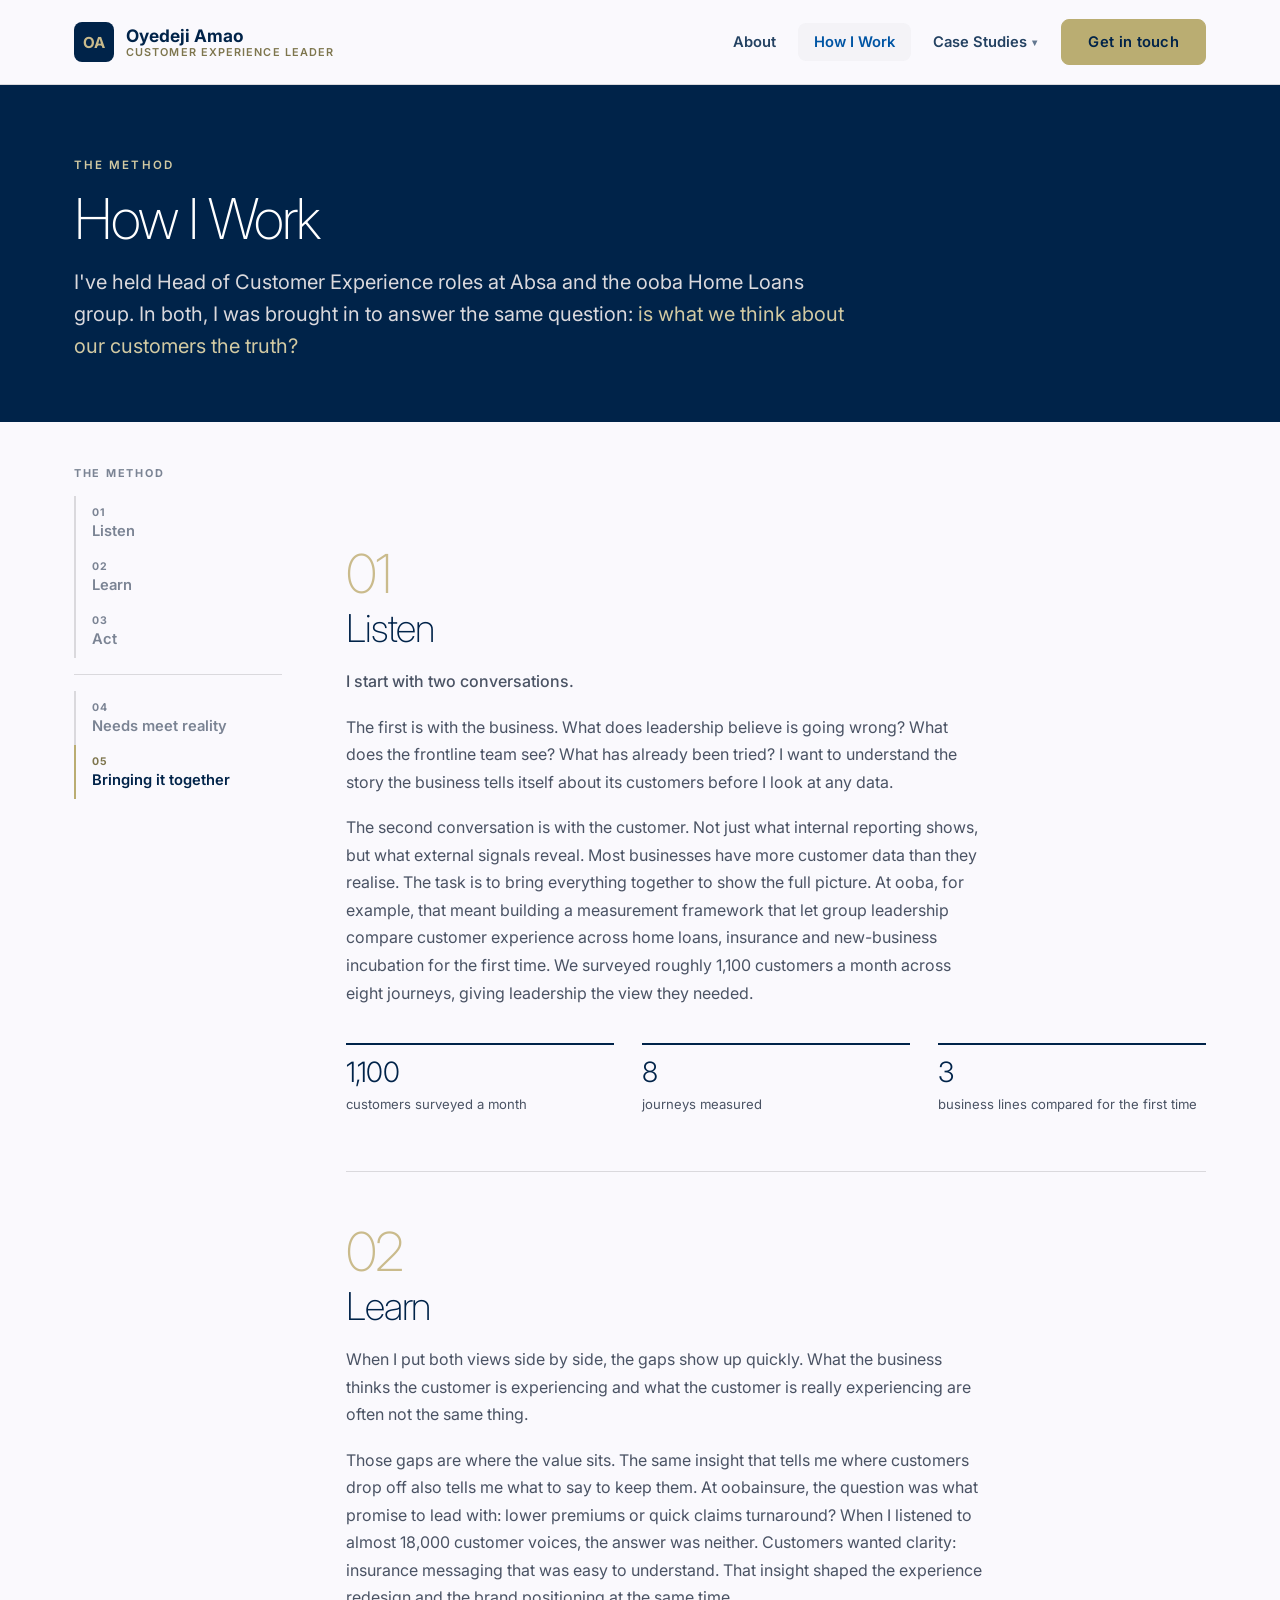
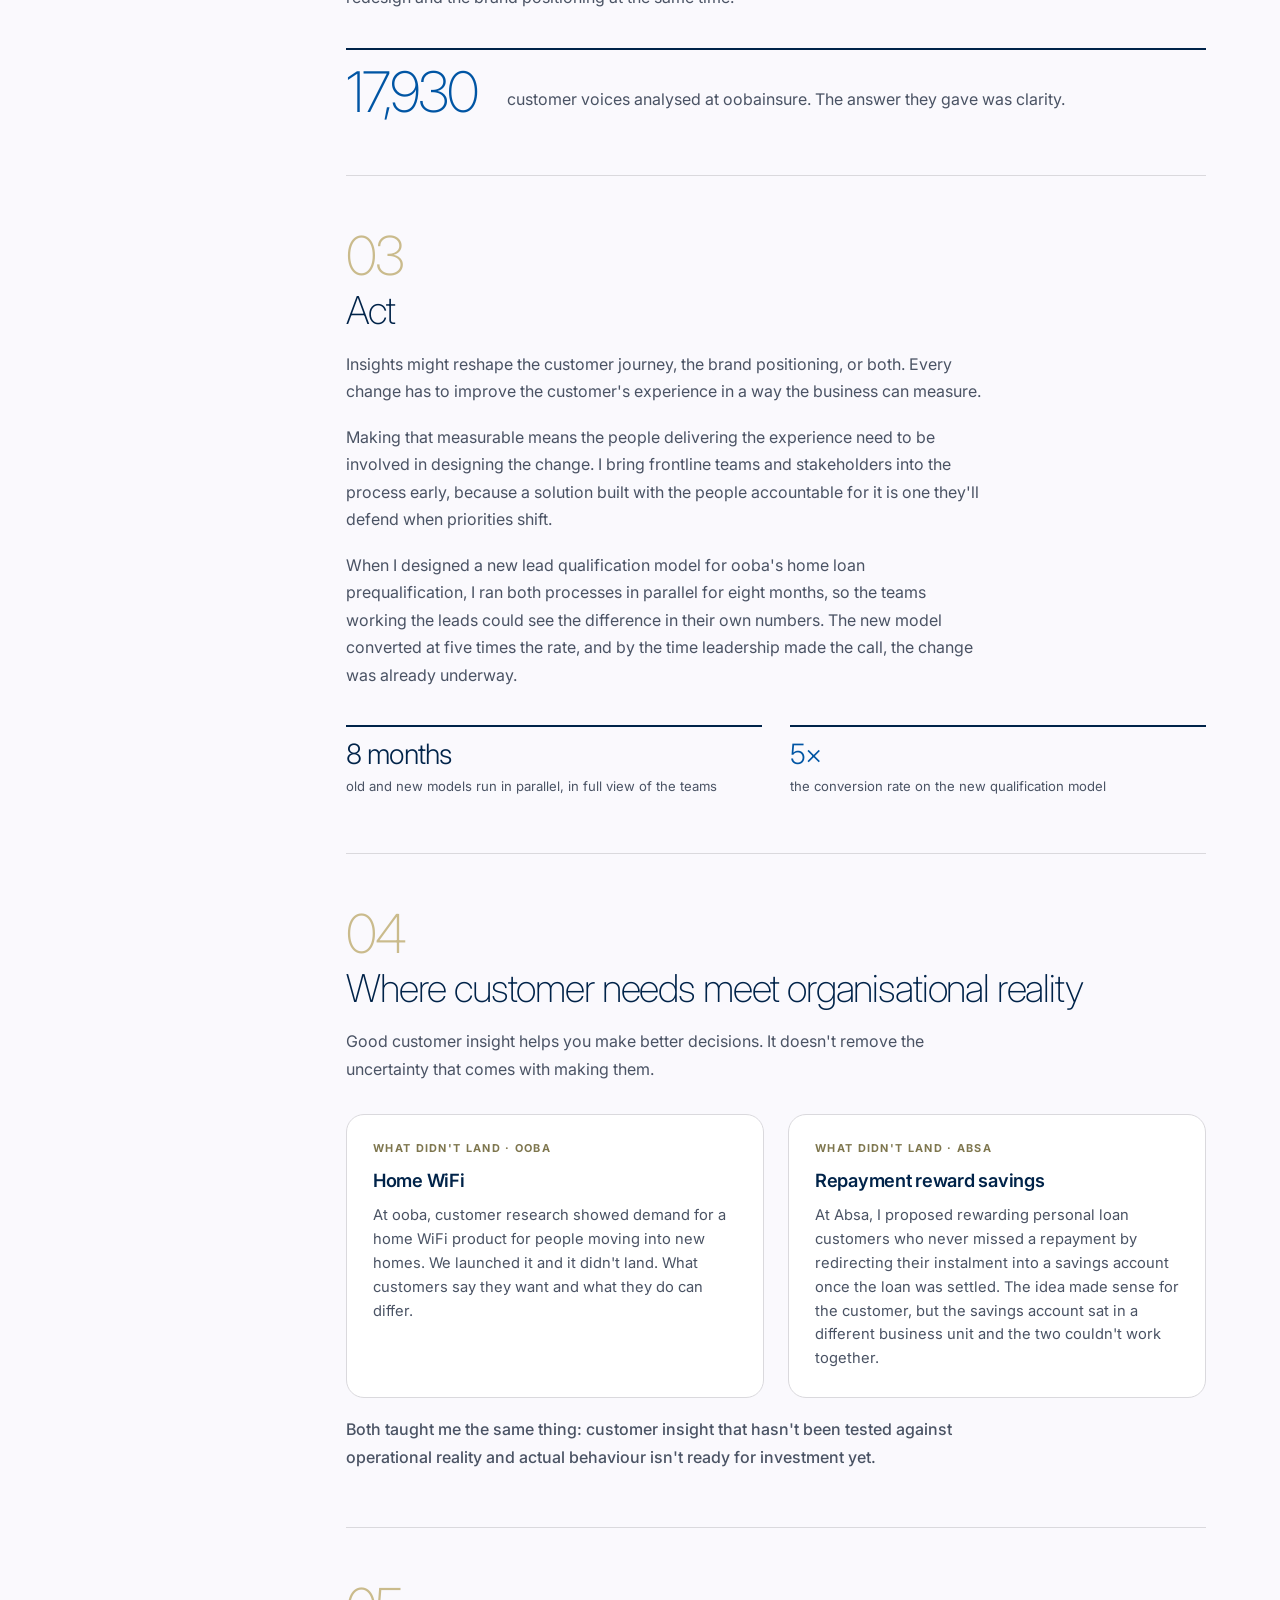
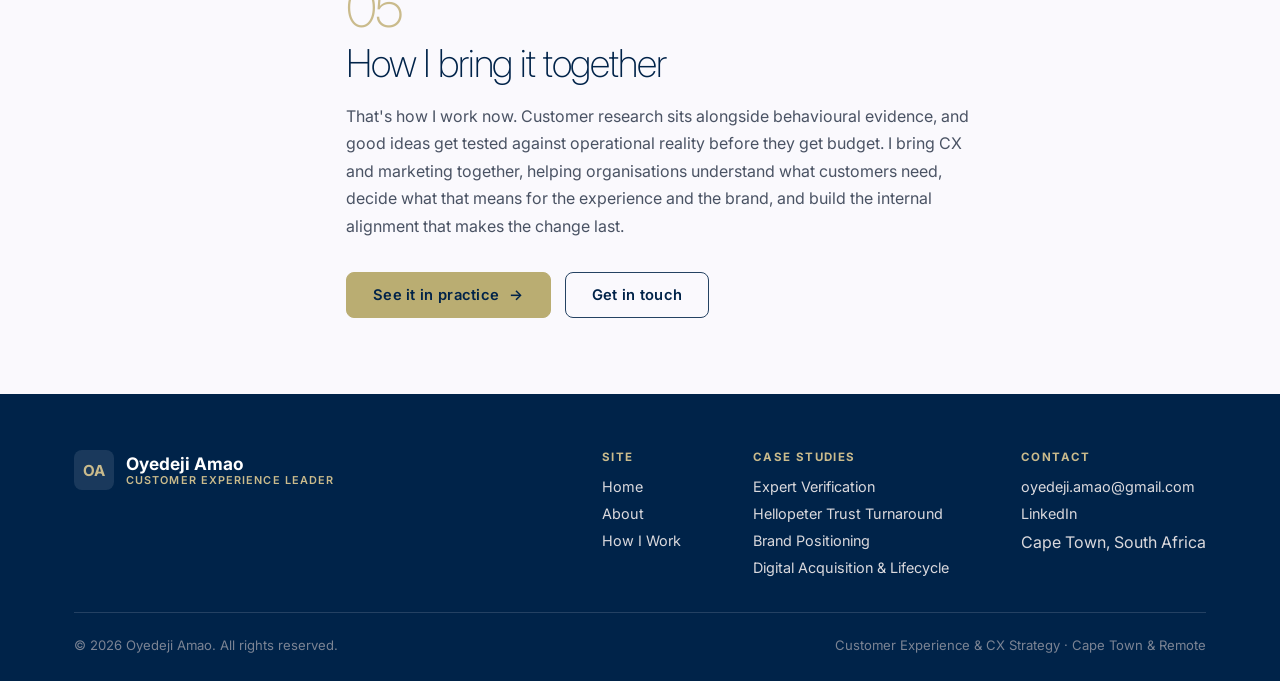
<file: how-i-work.html>
<!doctype html>
<html lang="en">
<head>
<meta charset="UTF-8">
<meta name="viewport" content="width=device-width, initial-scale=1.0">
<title>How I Work · Oyedeji Amao</title>
<meta name="description" content="How Oyedeji Amao approaches CX strategy: listen to the business and the customer, learn where the two views diverge, act on the gap, then test every idea against operational reality.">
<link rel="icon" type="image/svg+xml" href="assets/favicon.svg">
<link rel="preconnect" href="https://fonts.googleapis.com">
<link rel="preconnect" href="https://fonts.gstatic.com" crossorigin>
<link href="https://fonts.googleapis.com/css2?family=Inter:wght@200;300;400;500;600;700;800&amp;display=swap" rel="stylesheet">
<link rel="stylesheet" href="css/style.css">
<meta property="og:title" content="How I Work · Oyedeji Amao">
<meta property="og:description" content="Listen, learn, act, then test it against what the organisation can do. The method behind the results, drawn from Head of CX roles at Absa and ooba.">
<meta property="og:type" content="website">
<meta property="og:url" content="https://oyedejiamao.netlify.app/how-i-work.html">
<meta property="og:image" content="https://oyedejiamao.netlify.app/assets/og-image.jpg">
<meta property="og:image:width" content="1200">
<meta property="og:image:height" content="630">
<meta name="twitter:card" content="summary_large_image">
<meta name="twitter:title" content="How I Work · Oyedeji Amao">
<meta name="twitter:description" content="Listen, learn, act, then test it against what the organisation can do. The method behind the results, drawn from Head of CX roles at Absa and ooba.">
<meta name="twitter:image" content="https://oyedejiamao.netlify.app/assets/og-image.jpg">
</head>
<body>

<header class="site-header">
  <div class="container">
    <a href="./" class="brand">
      <span class="brand-mark">OA</span>
      <span class="brand-text">
        <span class="brand-name">Oyedeji Amao</span>
        <span class="brand-role">Customer Experience Leader</span>
      </span>
    </a>
    <nav aria-label="Primary">
      <ul class="nav-desktop">
        <li><a class="nav-link" data-nav-link href="about.html">About</a></li>
        <li><a class="nav-link" data-nav-link href="how-i-work.html">How I Work</a></li>
        <li class="dropdown">
          <a class="nav-link" data-nav-link href="case-studies/">Case Studies <span class="caret">▾</span></a>
          <div class="dropdown-panel">
            <a href="case-studies/expert-verification.html">Expert Verification<small>ooba Home Loans &middot; 5&times; conversion</small></a>
            <a href="case-studies/hellopeter-trust-turnaround.html">Hellopeter Trust Turnaround<small>oobainsure &middot; 5.2 to 9.9</small></a>
            <a href="case-studies/brand-positioning.html">Brand Positioning<small>oobainsure &middot; 17,930 customer voices</small></a>
            <a href="case-studies/digital-acquisition.html">Digital Acquisition &amp; Lifecycle<small>oobainsure &middot; 974 leads</small></a>
          </div>
        </li>
      </ul>
    </nav>
    <a href="contact.html" class="btn btn-primary nav-cta nav-cta-desktop">Get in touch</a>
    <button class="nav-toggle" aria-label="Toggle menu" aria-expanded="false"><span></span></button>
  </div>
  <div class="nav-mobile">
    <a data-nav-link href="about.html">About</a>
    <a data-nav-link href="how-i-work.html">How I Work</a>
    <button class="nav-accordion-toggle" aria-expanded="false">Case Studies <span class="caret">▾</span></button>
    <div class="sub">
      <a href="case-studies/">All Case Studies</a>
      <a href="case-studies/expert-verification.html">Expert Verification</a>
      <a href="case-studies/hellopeter-trust-turnaround.html">Hellopeter Trust Turnaround</a>
      <a href="case-studies/brand-positioning.html">Brand Positioning</a>
      <a href="case-studies/digital-acquisition.html">Digital Acquisition &amp; Lifecycle</a>
    </div>
    <div class="cta"><a href="contact.html" class="btn btn-primary" style="width:100%;justify-content:center;">Get in touch</a></div>
  </div>
</header>

<main>

  <section class="page-hero">
    <div class="container">
      <span class="eyebrow on-navy">The method</span>
      <h1>How I Work</h1>
      <p class="lede">I've held Head of Customer Experience roles at Absa and the ooba Home Loans group. In both, I was brought in to answer the same question: <em class="lede-mark">is what we think about our customers the truth?</em></p>
    </div>
  </section>

  <section class="csd-story">
    <div class="container method-layout">

      <nav class="method-rail" aria-label="Method sections">
        <span class="method-rail-title">The method</span>
        <a class="rail-link" data-rail href="#listen"><span class="rn">01</span>Listen</a>
        <a class="rail-link" data-rail href="#learn"><span class="rn">02</span>Learn</a>
        <a class="rail-link" data-rail href="#act"><span class="rn">03</span>Act</a>
        <span class="rail-div" aria-hidden="true"></span>
        <a class="rail-link" data-rail href="#reality"><span class="rn">04</span>Needs meet reality</a>
        <a class="rail-link" data-rail href="#together"><span class="rn">05</span>Bringing it together</a>
      </nav>

      <div class="method-body">

        <section class="phase" id="listen" data-phase>
          <span class="phase-num">01</span>
          <h2>Listen</h2>
          <p class="phase-lead">I start with two conversations.</p>
          <p>The first is with the business. What does leadership believe is going wrong? What does the frontline team see? What has already been tried? I want to understand the story the business tells itself about its customers before I look at any data.</p>
          <p>The second conversation is with the customer. Not just what internal reporting shows, but what external signals reveal. Most businesses have more customer data than they realise. The task is to bring everything together to show the full picture. At ooba, for example, that meant building a measurement framework that let group leadership compare customer experience across home loans, insurance and new-business incubation for the first time. We surveyed roughly 1,100 customers a month across eight journeys, giving leadership the view they needed.</p>
          <div class="figure-row">
            <div class="figure"><span class="figure-value">1,100</span><span class="figure-label">customers surveyed a month</span></div>
            <div class="figure"><span class="figure-value">8</span><span class="figure-label">journeys measured</span></div>
            <div class="figure"><span class="figure-value">3</span><span class="figure-label">business lines compared for the first time</span></div>
          </div>
        </section>

        <section class="phase" id="learn" data-phase>
          <span class="phase-num">02</span>
          <h2>Learn</h2>
          <p>When I put both views side by side, the gaps show up quickly. What the business thinks the customer is experiencing and what the customer is really experiencing are often not the same thing.</p>
          <p>Those gaps are where the value sits. The same insight that tells me where customers drop off also tells me what to say to keep them. At oobainsure, the question was what promise to lead with: lower premiums or quick claims turnaround? When I listened to almost 18,000 customer voices, the answer was neither. Customers wanted clarity: insurance messaging that was easy to understand. That insight shaped the experience redesign and the brand positioning at the same time.</p>
          <div class="figure-feature">
            <span class="figure-feature-value">17,930</span>
            <p class="figure-feature-note">customer voices analysed at oobainsure. The answer they gave was clarity.</p>
          </div>
        </section>

        <section class="phase" id="act" data-phase>
          <span class="phase-num">03</span>
          <h2>Act</h2>
          <p>Insights might reshape the customer journey, the brand positioning, or both. Every change has to improve the customer's experience in a way the business can measure.</p>
          <p>Making that measurable means the people delivering the experience need to be involved in designing the change. I bring frontline teams and stakeholders into the process early, because a solution built with the people accountable for it is one they'll defend when priorities shift.</p>
          <p>When I designed a new lead qualification model for ooba's home loan prequalification, I ran both processes in parallel for eight months, so the teams working the leads could see the difference in their own numbers. The new model converted at five times the rate, and by the time leadership made the call, the change was already underway.</p>
          <div class="figure-row figure-row-2">
            <div class="figure"><span class="figure-value">8 months</span><span class="figure-label">old and new models run in parallel, in full view of the teams</span></div>
            <div class="figure"><span class="figure-value accent">5&times;</span><span class="figure-label">the conversion rate on the new qualification model</span></div>
          </div>
        </section>

        <section class="phase" id="reality" data-phase>
          <span class="phase-num">04</span>
          <h2>Where customer needs meet organisational reality</h2>
          <p>Good customer insight helps you make better decisions. It doesn't remove the uncertainty that comes with making them.</p>
          <div class="reality-grid">
            <div class="reality-card">
              <span class="reality-tag">What didn't land &middot; ooba</span>
              <h3>Home WiFi</h3>
              <p>At ooba, customer research showed demand for a home WiFi product for people moving into new homes. We launched it and it didn't land. What customers say they want and what they do can differ.</p>
            </div>
            <div class="reality-card">
              <span class="reality-tag">What didn't land &middot; Absa</span>
              <h3>Repayment reward savings</h3>
              <p>At Absa, I proposed rewarding personal loan customers who never missed a repayment by redirecting their instalment into a savings account once the loan was settled. The idea made sense for the customer, but the savings account sat in a different business unit and the two couldn't work together.</p>
            </div>
          </div>
          <p class="phase-close">Both taught me the same thing: customer insight that hasn't been tested against operational reality and actual behaviour isn't ready for investment yet.</p>
        </section>

        <section class="phase" id="together" data-phase>
          <span class="phase-num">05</span>
          <h2>How I bring it together</h2>
          <p>That's how I work now. Customer research sits alongside behavioural evidence, and good ideas get tested against operational reality before they get budget. I bring CX and marketing together, helping organisations understand what customers need, decide what that means for the experience and the brand, and build the internal alignment that makes the change last.</p>
          <div class="cta-row" style="margin-top:32px;">
            <a href="case-studies/" class="btn btn-primary btn-arrow">See it in practice</a>
            <a href="contact.html" class="btn btn-outline-dark">Get in touch</a>
          </div>
        </section>

      </div>
    </div>
  </section>

</main>

<footer class="site-footer">
  <div class="container">
    <div class="footer-top">
      <div class="footer-brand">
        <span class="brand-mark">OA</span>
        <span class="brand-text">
          <span class="brand-name">Oyedeji Amao</span>
          <span class="brand-role">Customer Experience Leader</span>
        </span>
      </div>
      <div class="footer-nav">
        <div class="footer-nav-col">
          <span class="col-title">Site</span>
          <a href="./">Home</a>
          <a href="about.html">About</a>
          <a href="how-i-work.html">How I Work</a>
        </div>
        <div class="footer-nav-col">
          <span class="col-title">Case Studies</span>
          <a href="case-studies/expert-verification.html">Expert Verification</a>
          <a href="case-studies/hellopeter-trust-turnaround.html">Hellopeter Trust Turnaround</a>
          <a href="case-studies/brand-positioning.html">Brand Positioning</a>
          <a href="case-studies/digital-acquisition.html">Digital Acquisition &amp; Lifecycle</a>
        </div>
        <div class="footer-nav-col">
          <span class="col-title">Contact</span>
          <a href="mailto:oyedeji.amao@gmail.com">oyedeji.amao@gmail.com</a>
          <a href="https://www.linkedin.com/in/oyedejiamao" target="_blank" rel="noopener">LinkedIn</a>
          <span style="color:var(--cream-300)">Cape Town, South Africa</span>
        </div>
      </div>
    </div>
    <div class="footer-bottom">
      <span>© 2026 Oyedeji Amao. All rights reserved.</span>
      <span>Customer Experience &amp; CX Strategy &middot; Cape Town &amp; Remote</span>
    </div>
  </div>
</footer>
<script src="js/main.js"></script>
</body>
</html>
</file>
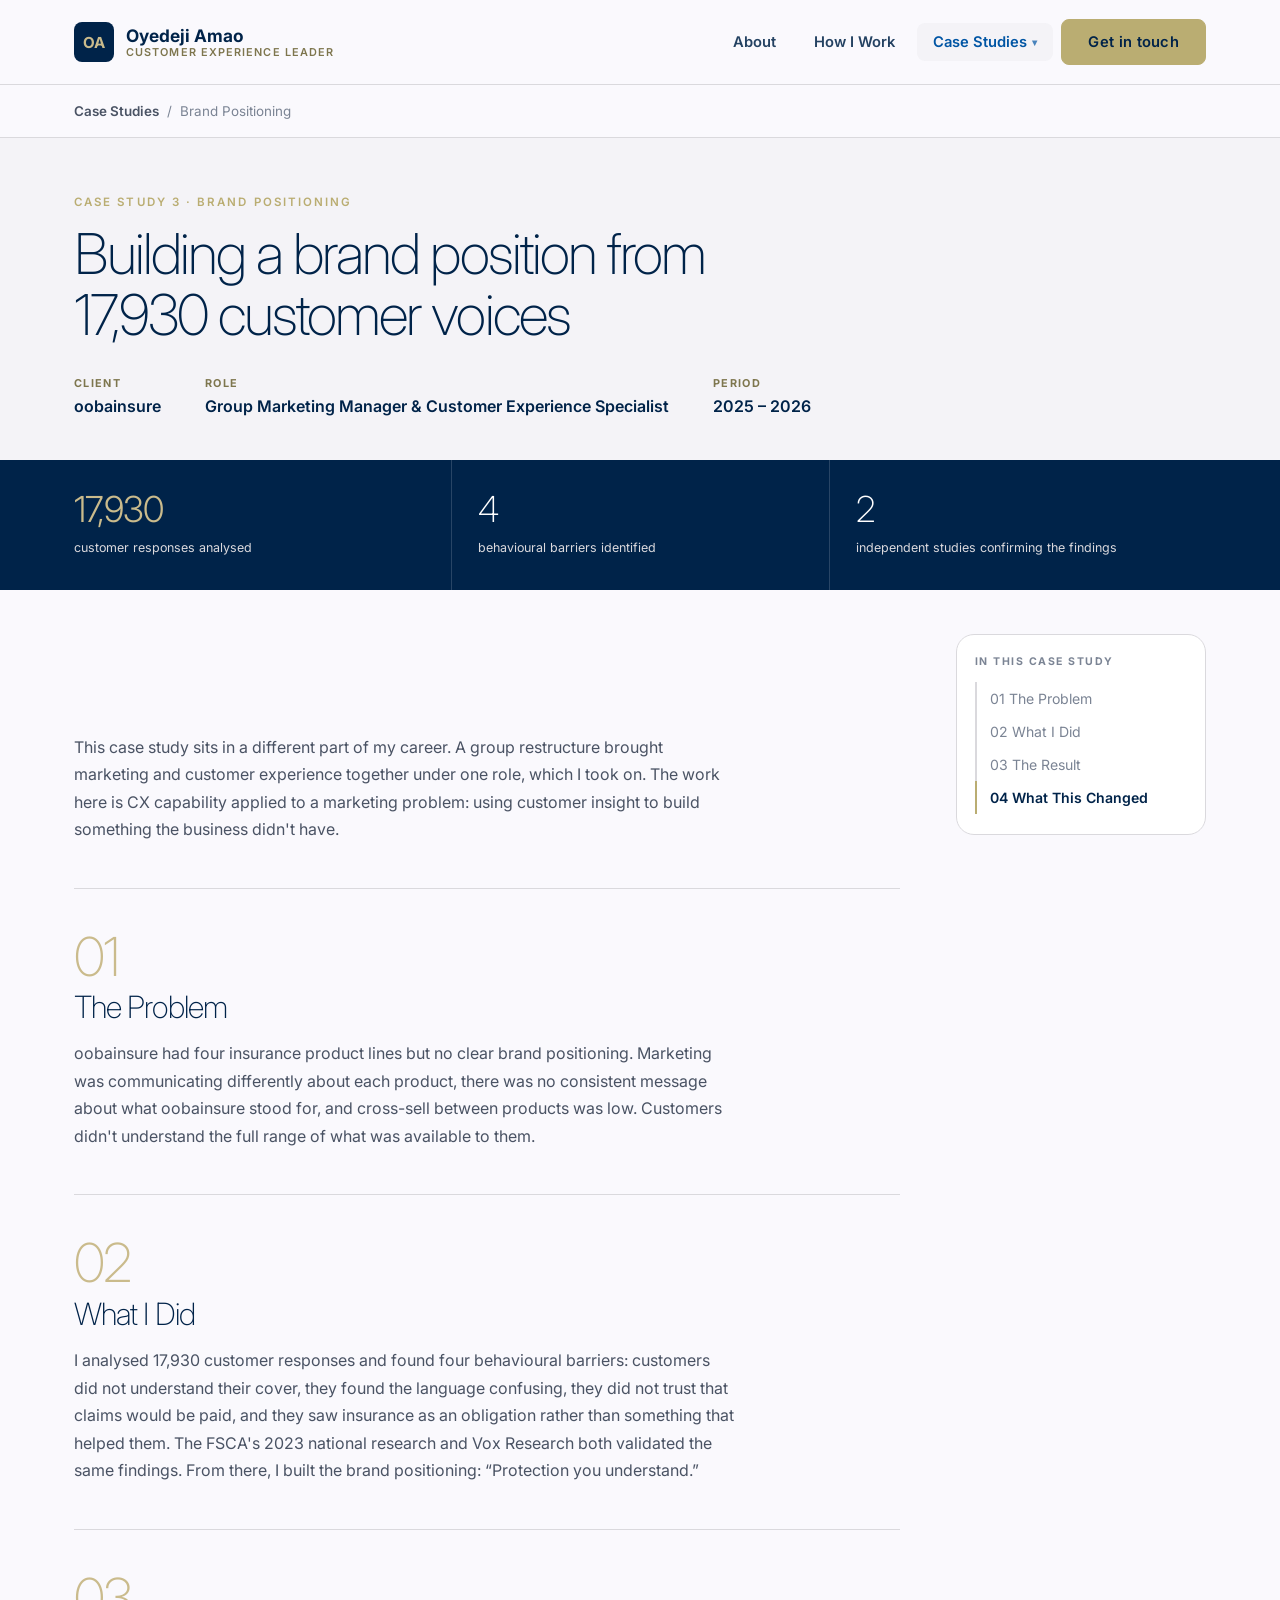
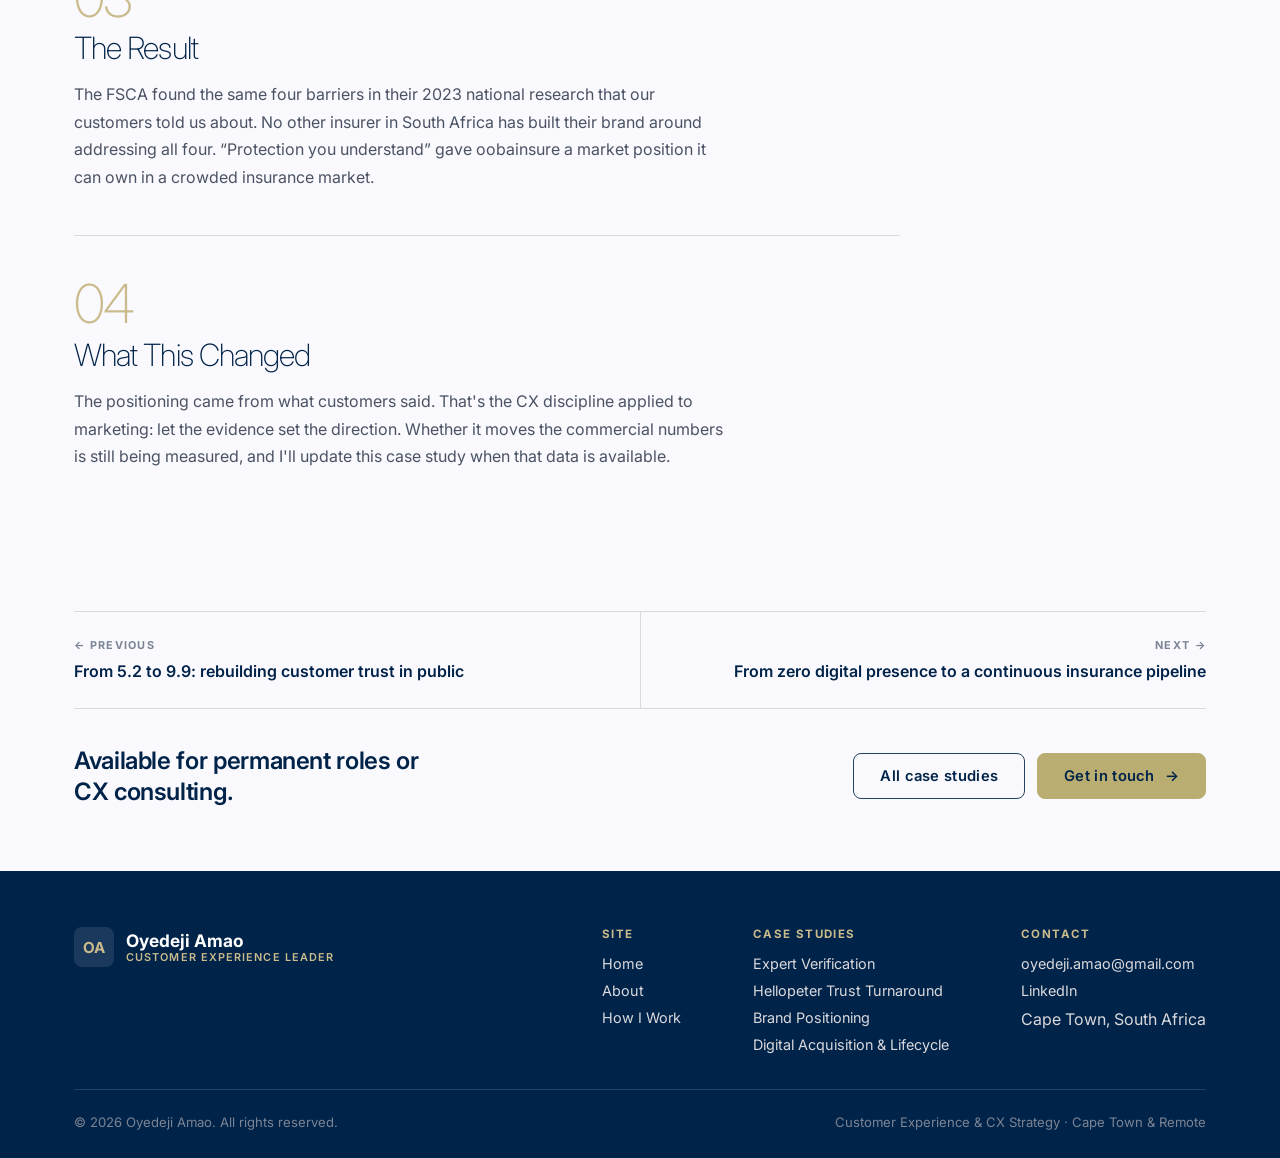
<file: case-studies/brand-positioning.html>
<!doctype html>
<html lang="en">
<head>
<meta charset="UTF-8">
<meta name="viewport" content="width=device-width, initial-scale=1.0">
<title>Brand Positioning from 17,930 Customer Voices · Oyedeji Amao</title>
<meta name="description" content="How Oyedeji Amao built oobainsure's brand positioning from 17,930 customer responses, independently validated by the FSCA's 2023 national research.">
<link rel="icon" type="image/svg+xml" href="../assets/favicon.svg">
<link rel="preconnect" href="https://fonts.googleapis.com">
<link rel="preconnect" href="https://fonts.gstatic.com" crossorigin>
<link href="https://fonts.googleapis.com/css2?family=Inter:wght@200;300;400;500;600;700;800&amp;display=swap" rel="stylesheet">
<link rel="stylesheet" href="../css/style.css">
<meta property="og:title" content="Building a brand position from 17,930 customer voices">
<meta property="og:description" content="oobainsure case study: customer research, brand positioning and lifecycle-mapped cross-sell.">
<meta property="og:type" content="article">
<meta property="og:url" content="https://oyedejiamao.netlify.app/case-studies/brand-positioning.html">
<meta property="og:image" content="https://oyedejiamao.netlify.app/assets/og-image.jpg">
<meta property="og:image:width" content="1200">
<meta property="og:image:height" content="630">
<meta name="twitter:card" content="summary_large_image">
<meta name="twitter:title" content="Building a brand position from 17,930 customer voices">
<meta name="twitter:description" content="oobainsure case study: customer research, brand positioning and lifecycle-mapped cross-sell.">
<meta name="twitter:image" content="https://oyedejiamao.netlify.app/assets/og-image.jpg">
</head>
<body>

<header class="site-header">
  <div class="container">
    <a href="../" class="brand">
      <span class="brand-mark">OA</span>
      <span class="brand-text">
        <span class="brand-name">Oyedeji Amao</span>
        <span class="brand-role">Customer Experience Leader</span>
      </span>
    </a>
    <nav aria-label="Primary">
      <ul class="nav-desktop">
        <li><a class="nav-link" data-nav-link href="../about.html">About</a></li>
        <li><a class="nav-link" data-nav-link href="../how-i-work.html">How I Work</a></li>
        <li class="dropdown">
          <a class="nav-link active" data-nav-link href="./">Case Studies <span class="caret">▾</span></a>
          <div class="dropdown-panel">
            <a href="expert-verification.html">Expert Verification<small>ooba Home Loans &middot; 5&times; conversion</small></a>
            <a href="hellopeter-trust-turnaround.html">Hellopeter Trust Turnaround<small>oobainsure &middot; 5.2 to 9.9</small></a>
            <a href="brand-positioning.html">Brand Positioning<small>oobainsure &middot; 17,930 customer voices</small></a>
            <a href="digital-acquisition.html">Digital Acquisition &amp; Lifecycle<small>oobainsure &middot; 974 leads</small></a>
          </div>
        </li>
      </ul>
    </nav>
    <a href="../contact.html" class="btn btn-primary nav-cta nav-cta-desktop">Get in touch</a>
    <button class="nav-toggle" aria-label="Toggle menu" aria-expanded="false"><span></span></button>
  </div>
  <div class="nav-mobile">
    <a data-nav-link href="../about.html">About</a>
    <a data-nav-link href="../how-i-work.html">How I Work</a>
    <button class="nav-accordion-toggle" aria-expanded="false">Case Studies <span class="caret">▾</span></button>
    <div class="sub">
      <a href="./">All Case Studies</a>
      <a href="expert-verification.html">Expert Verification</a>
      <a href="hellopeter-trust-turnaround.html">Hellopeter Trust Turnaround</a>
      <a href="brand-positioning.html">Brand Positioning</a>
      <a href="digital-acquisition.html">Digital Acquisition &amp; Lifecycle</a>
    </div>
    <div class="cta"><a href="../contact.html" class="btn btn-primary" style="width:100%;justify-content:center;">Get in touch</a></div>
  </div>
</header>

<main>

  <div class="csd-crumb">
    <div class="container">
      <a href="./">Case Studies</a><span>/</span>Brand Positioning
    </div>
  </div>

  <section class="csd-head">
    <div class="container">
      <span class="eyebrow">Case Study 3 &middot; Brand Positioning</span>
      <h1>Building a brand position from 17,930 customer voices</h1>
      <div class="csd-meta">
        <div class="csd-meta-item"><span class="csd-meta-label">Client</span><span class="csd-meta-value">oobainsure</span></div>
        <div class="csd-meta-item"><span class="csd-meta-label">Role</span><span class="csd-meta-value">Group Marketing Manager &amp; Customer Experience Specialist</span></div>
        <div class="csd-meta-item"><span class="csd-meta-label">Period</span><span class="csd-meta-value">2025 &ndash; 2026</span></div>
      </div>
    </div>
  </section>

  <div class="csd-outcomes">
    <div class="container" style="--outcome-count:3;">
      <div class="csd-outcome lead">
        <span class="csd-outcome-value">17,930</span>
        <span class="csd-outcome-label">customer responses analysed</span>
      </div>
      <div class="csd-outcome">
        <span class="csd-outcome-value">4</span>
        <span class="csd-outcome-label">behavioural barriers identified</span>
      </div>
      <div class="csd-outcome">
        <span class="csd-outcome-value">2</span>
        <span class="csd-outcome-label">independent studies confirming the findings</span>
      </div>
    </div>
  </div>

  <section class="csd-story">
    <div class="container csd-layout">

      <div class="csd-body">

        <section class="csd-sec">
          <p>This case study sits in a different part of my career. A group restructure brought marketing and customer experience together under one role, which I took on. The work here is CX capability applied to a marketing problem: using customer insight to build something the business didn't have.</p>
        </section>
        <section class="csd-sec" id="problem" data-phase>
          <div class="csd-sec-head"><span class="csd-sec-num">01</span><h2>The Problem</h2></div>
          <p>oobainsure had four insurance product lines but no clear brand positioning. Marketing was communicating differently about each product, there was no consistent message about what oobainsure stood for, and cross-sell between products was low. Customers didn't understand the full range of what was available to them.</p>
        </section>
        <section class="csd-sec" id="what-i-did" data-phase>
          <div class="csd-sec-head"><span class="csd-sec-num">02</span><h2>What I Did</h2></div>
          <p>I analysed 17,930 customer responses and found four behavioural barriers: customers did not understand their cover, they found the language confusing, they did not trust that claims would be paid, and they saw insurance as an obligation rather than something that helped them. The FSCA's 2023 national research and Vox Research both validated the same findings. From there, I built the brand positioning: &ldquo;Protection you understand.&rdquo;</p>
        </section>
        <section class="csd-sec" id="result" data-phase>
          <div class="csd-sec-head"><span class="csd-sec-num">03</span><h2>The Result</h2></div>
          <p>The FSCA found the same four barriers in their 2023 national research that our customers told us about. No other insurer in South Africa has built their brand around addressing all four. &ldquo;Protection you understand&rdquo; gave oobainsure a market position it can own in a crowded insurance market.</p>
        </section>
        <section class="csd-sec" id="what-changed" data-phase>
          <div class="csd-sec-head"><span class="csd-sec-num">04</span><h2>What This Changed</h2></div>
          <p>The positioning came from what customers said. That's the CX discipline applied to marketing: let the evidence set the direction. Whether it moves the commercial numbers is still being measured, and I'll update this case study when that data is available.</p>
        </section>

      </div>

      <nav class="csd-spine" aria-label="Sections in this case study">
        <span class="csd-spine-title">In this case study</span>
        <a data-rail href="#problem">01 The Problem</a>
        <a data-rail href="#what-i-did">02 What I Did</a>
        <a data-rail href="#result">03 The Result</a>
        <a data-rail href="#what-changed">04 What This Changed</a>
      </nav>

    </div>
  </section>

  <section class="section-tight">
    <div class="container">
      <div class="csd-pager">
        <a href="hellopeter-trust-turnaround.html">
          <span class="dir">&larr; Previous</span>
          <span class="ttl">From 5.2 to 9.9: rebuilding customer trust in public</span>
        </a>
        <a href="digital-acquisition.html">
          <span class="dir">Next &rarr;</span>
          <span class="ttl">From zero digital presence to a continuous insurance pipeline</span>
        </a>
      </div>
      <div class="cta-row" style="margin-top:36px;justify-content:space-between;align-items:center;">
        <h3 style="max-width:24ch;">Available for permanent roles or CX consulting.</h3>
        <span class="cta-row" style="gap:12px;">
          <a href="./" class="btn btn-outline-dark">All case studies</a>
          <a href="../contact.html" class="btn btn-primary btn-arrow">Get in touch</a>
        </span>
      </div>
    </div>
  </section>

</main>

<footer class="site-footer">
  <div class="container">
    <div class="footer-top">
      <div class="footer-brand">
        <span class="brand-mark">OA</span>
        <span class="brand-text">
          <span class="brand-name">Oyedeji Amao</span>
          <span class="brand-role">Customer Experience Leader</span>
        </span>
      </div>
      <div class="footer-nav">
        <div class="footer-nav-col">
          <span class="col-title">Site</span>
          <a href="../">Home</a>
          <a href="../about.html">About</a>
          <a href="../how-i-work.html">How I Work</a>
        </div>
        <div class="footer-nav-col">
          <span class="col-title">Case Studies</span>
          <a href="expert-verification.html">Expert Verification</a>
          <a href="hellopeter-trust-turnaround.html">Hellopeter Trust Turnaround</a>
          <a href="brand-positioning.html">Brand Positioning</a>
          <a href="digital-acquisition.html">Digital Acquisition &amp; Lifecycle</a>
        </div>
        <div class="footer-nav-col">
          <span class="col-title">Contact</span>
          <a href="mailto:oyedeji.amao@gmail.com">oyedeji.amao@gmail.com</a>
          <a href="https://www.linkedin.com/in/oyedejiamao" target="_blank" rel="noopener">LinkedIn</a>
          <span style="color:var(--cream-300)">Cape Town, South Africa</span>
        </div>
      </div>
    </div>
    <div class="footer-bottom">
      <span>© 2026 Oyedeji Amao. All rights reserved.</span>
      <span>Customer Experience &amp; CX Strategy &middot; Cape Town &amp; Remote</span>
    </div>
  </div>
</footer>
<script src="../js/main.js"></script>
</body>
</html>
</file>
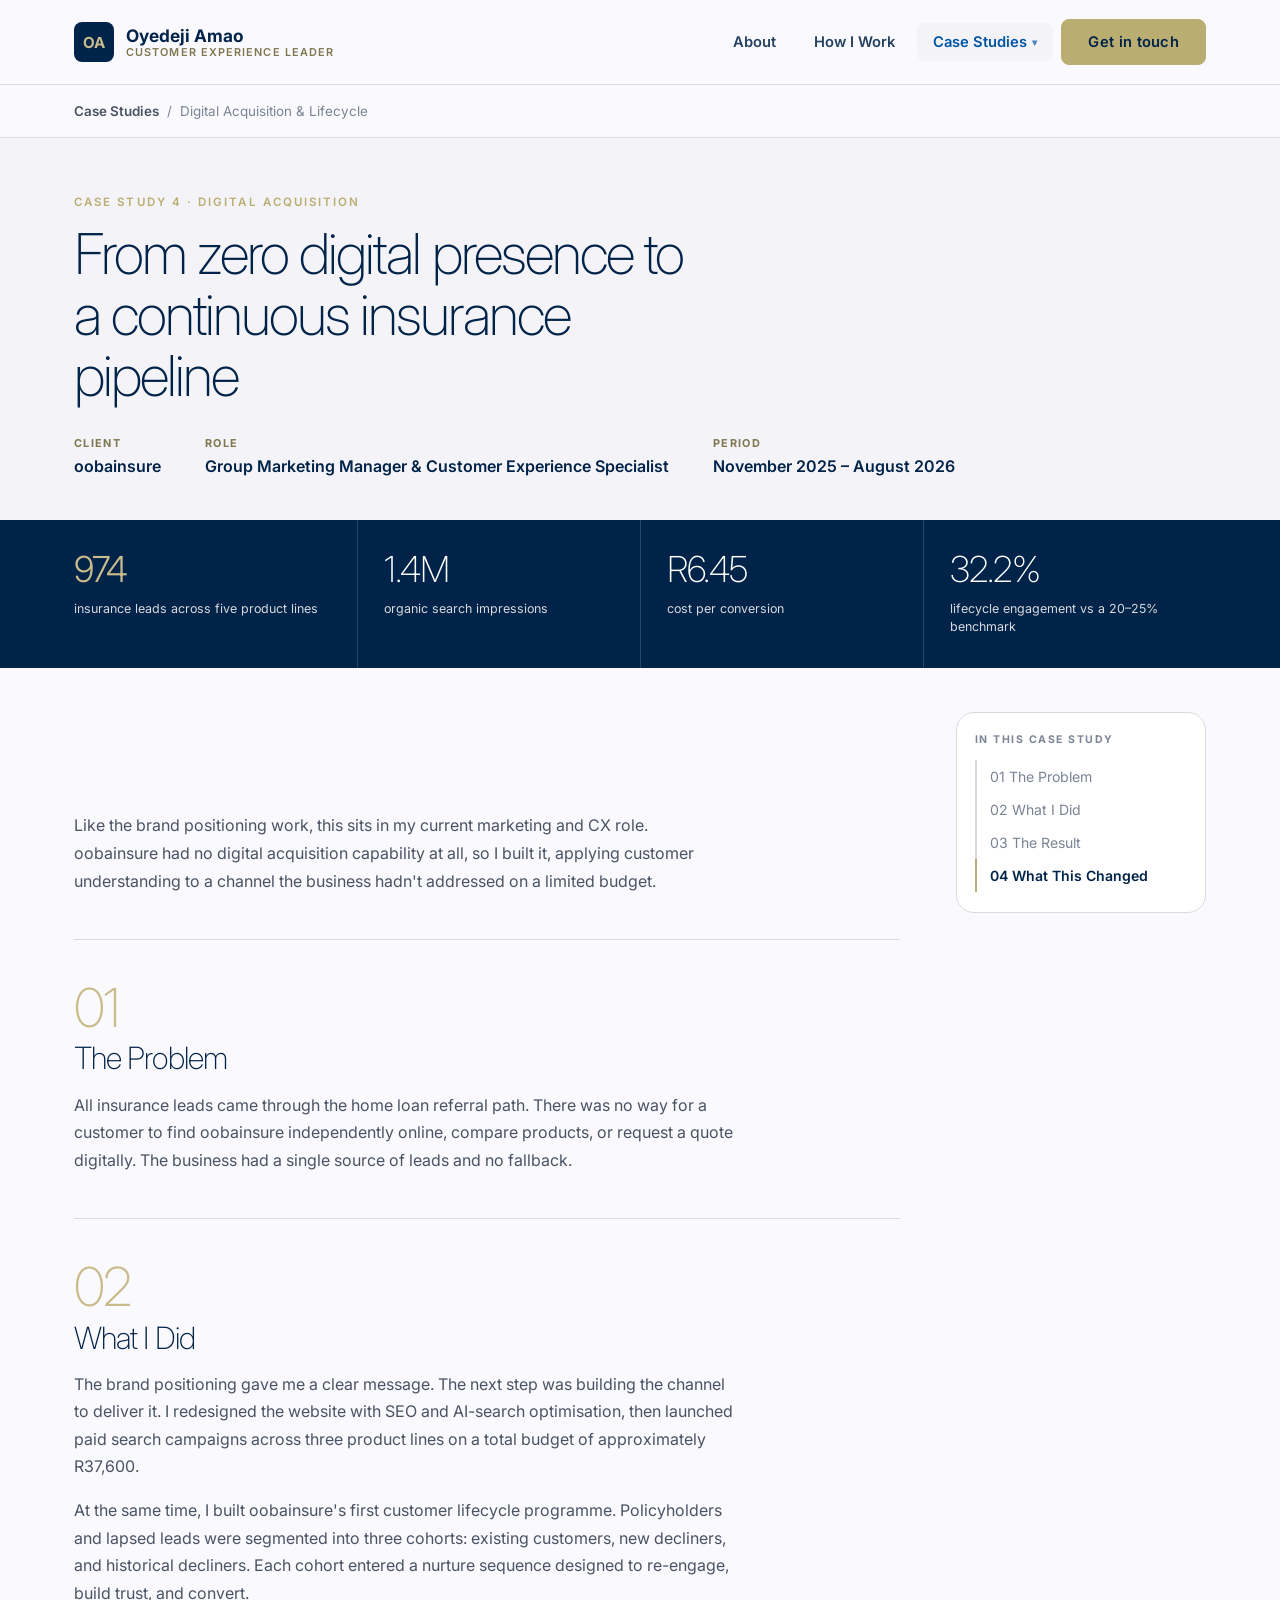
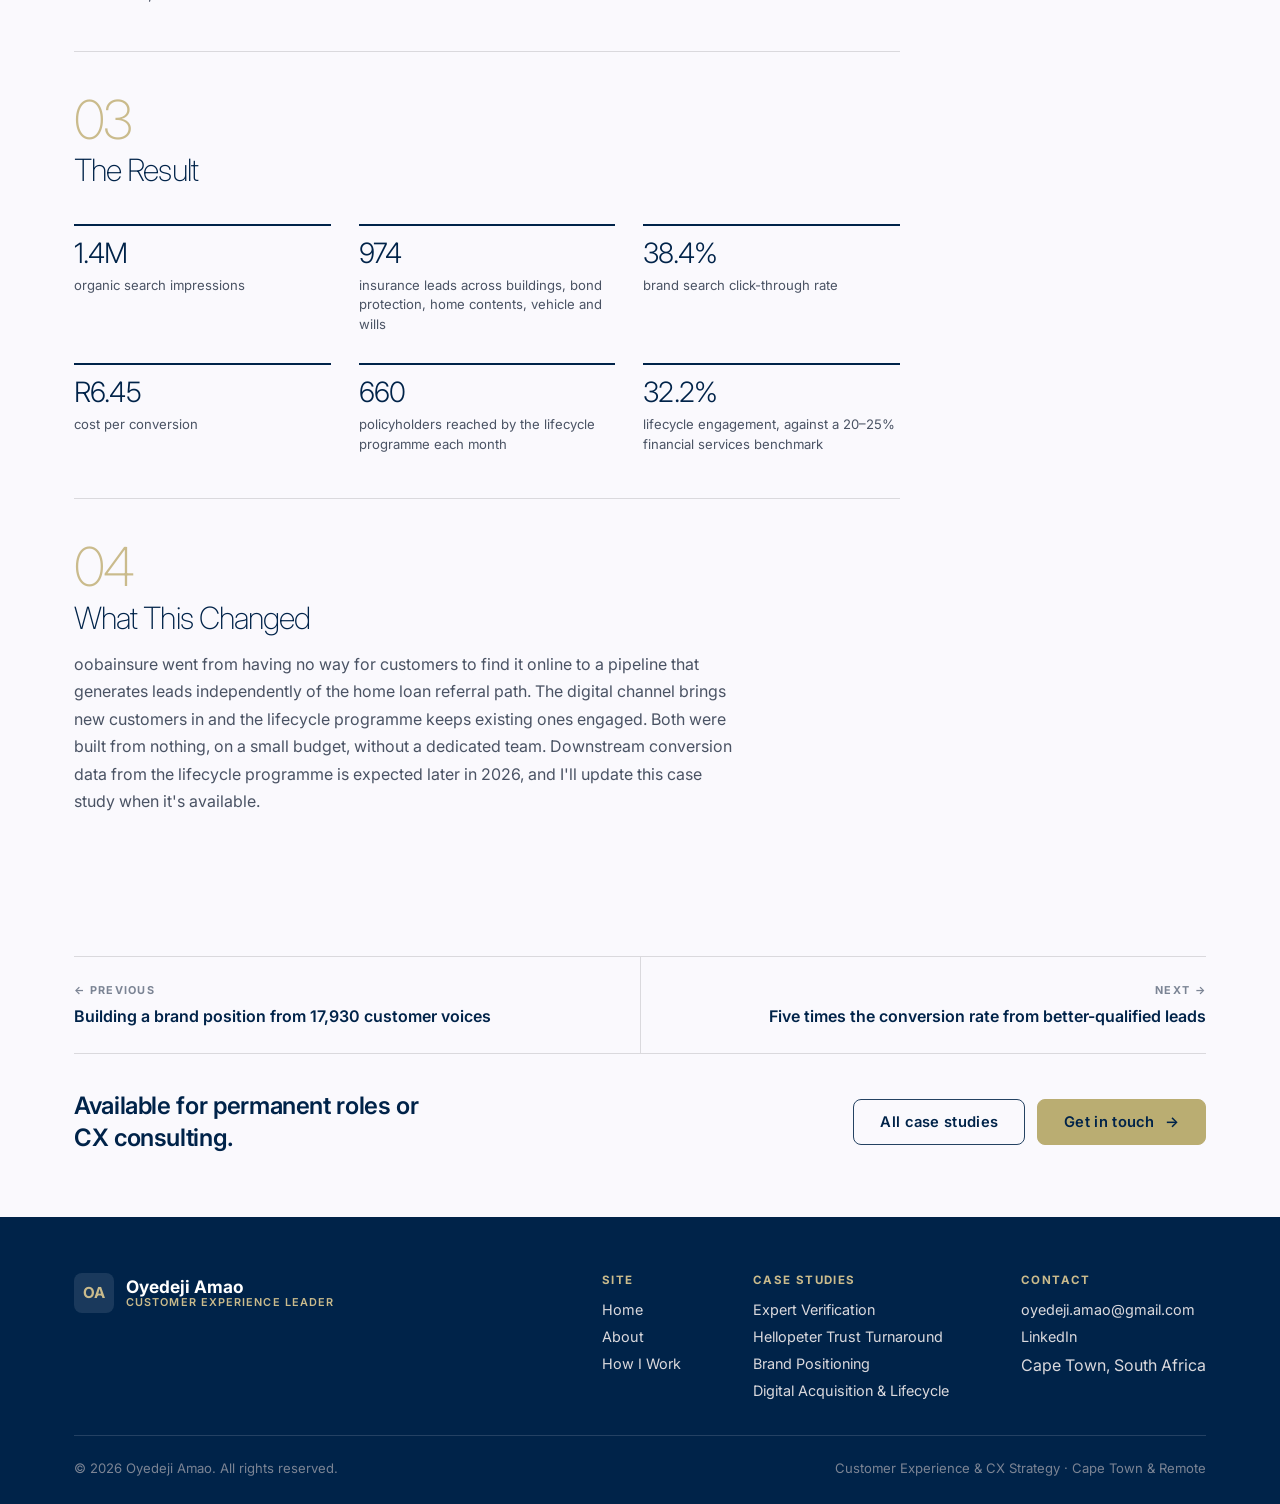
<file: case-studies/digital-acquisition.html>
<!doctype html>
<html lang="en">
<head>
<meta charset="UTF-8">
<meta name="viewport" content="width=device-width, initial-scale=1.0">
<title>From Zero to a Continuous Insurance Pipeline · Digital Acquisition · Oyedeji Amao</title>
<meta name="description" content="How Oyedeji Amao built oobainsure's first digital acquisition channel and customer lifecycle programme from nothing, generating 974 insurance leads on a R37,600 budget.">
<link rel="icon" type="image/svg+xml" href="../assets/favicon.svg">
<link rel="preconnect" href="https://fonts.googleapis.com">
<link rel="preconnect" href="https://fonts.gstatic.com" crossorigin>
<link href="https://fonts.googleapis.com/css2?family=Inter:wght@200;300;400;500;600;700;800&amp;display=swap" rel="stylesheet">
<link rel="stylesheet" href="../css/style.css">
<meta property="og:title" content="From zero digital presence to a continuous insurance pipeline">
<meta property="og:description" content="oobainsure case study: a digital acquisition channel and customer lifecycle programme built from nothing.">
<meta property="og:type" content="article">
<meta property="og:url" content="https://oyedejiamao.netlify.app/case-studies/digital-acquisition.html">
<meta property="og:image" content="https://oyedejiamao.netlify.app/assets/og-image.jpg">
<meta property="og:image:width" content="1200">
<meta property="og:image:height" content="630">
<meta name="twitter:card" content="summary_large_image">
<meta name="twitter:title" content="From zero digital presence to a continuous insurance pipeline">
<meta name="twitter:description" content="oobainsure case study: a digital acquisition channel and customer lifecycle programme built from nothing.">
<meta name="twitter:image" content="https://oyedejiamao.netlify.app/assets/og-image.jpg">
</head>
<body>

<header class="site-header">
  <div class="container">
    <a href="../" class="brand">
      <span class="brand-mark">OA</span>
      <span class="brand-text">
        <span class="brand-name">Oyedeji Amao</span>
        <span class="brand-role">Customer Experience Leader</span>
      </span>
    </a>
    <nav aria-label="Primary">
      <ul class="nav-desktop">
        <li><a class="nav-link" data-nav-link href="../about.html">About</a></li>
        <li><a class="nav-link" data-nav-link href="../how-i-work.html">How I Work</a></li>
        <li class="dropdown">
          <a class="nav-link active" data-nav-link href="./">Case Studies <span class="caret">▾</span></a>
          <div class="dropdown-panel">
            <a href="expert-verification.html">Expert Verification<small>ooba Home Loans &middot; 5&times; conversion</small></a>
            <a href="hellopeter-trust-turnaround.html">Hellopeter Trust Turnaround<small>oobainsure &middot; 5.2 to 9.9</small></a>
            <a href="brand-positioning.html">Brand Positioning<small>oobainsure &middot; 17,930 customer voices</small></a>
            <a href="digital-acquisition.html">Digital Acquisition &amp; Lifecycle<small>oobainsure &middot; 974 leads</small></a>
          </div>
        </li>
      </ul>
    </nav>
    <a href="../contact.html" class="btn btn-primary nav-cta nav-cta-desktop">Get in touch</a>
    <button class="nav-toggle" aria-label="Toggle menu" aria-expanded="false"><span></span></button>
  </div>
  <div class="nav-mobile">
    <a data-nav-link href="../about.html">About</a>
    <a data-nav-link href="../how-i-work.html">How I Work</a>
    <button class="nav-accordion-toggle" aria-expanded="false">Case Studies <span class="caret">▾</span></button>
    <div class="sub">
      <a href="./">All Case Studies</a>
      <a href="expert-verification.html">Expert Verification</a>
      <a href="hellopeter-trust-turnaround.html">Hellopeter Trust Turnaround</a>
      <a href="brand-positioning.html">Brand Positioning</a>
      <a href="digital-acquisition.html">Digital Acquisition &amp; Lifecycle</a>
    </div>
    <div class="cta"><a href="../contact.html" class="btn btn-primary" style="width:100%;justify-content:center;">Get in touch</a></div>
  </div>
</header>

<main>

  <div class="csd-crumb">
    <div class="container">
      <a href="./">Case Studies</a><span>/</span>Digital Acquisition &amp; Lifecycle
    </div>
  </div>

  <section class="csd-head">
    <div class="container">
      <span class="eyebrow">Case Study 4 &middot; Digital Acquisition</span>
      <h1>From zero digital presence to a continuous insurance pipeline</h1>
      <div class="csd-meta">
        <div class="csd-meta-item"><span class="csd-meta-label">Client</span><span class="csd-meta-value">oobainsure</span></div>
        <div class="csd-meta-item"><span class="csd-meta-label">Role</span><span class="csd-meta-value">Group Marketing Manager &amp; Customer Experience Specialist</span></div>
        <div class="csd-meta-item"><span class="csd-meta-label">Period</span><span class="csd-meta-value">November 2025 &ndash; August 2026</span></div>
      </div>
    </div>
  </section>

  <div class="csd-outcomes">
    <div class="container">
      <div class="csd-outcome lead">
        <span class="csd-outcome-value">974</span>
        <span class="csd-outcome-label">insurance leads across five product lines</span>
      </div>
      <div class="csd-outcome">
        <span class="csd-outcome-value">1.4M</span>
        <span class="csd-outcome-label">organic search impressions</span>
      </div>
      <div class="csd-outcome">
        <span class="csd-outcome-value">R6.45</span>
        <span class="csd-outcome-label">cost per conversion</span>
      </div>
      <div class="csd-outcome">
        <span class="csd-outcome-value">32.2%</span>
        <span class="csd-outcome-label">lifecycle engagement vs a 20&ndash;25% benchmark</span>
      </div>
    </div>
  </div>

  <section class="csd-story">
    <div class="container csd-layout">

      <div class="csd-body">

        <section class="csd-sec">
          <p>Like the brand positioning work, this sits in my current marketing and CX role. oobainsure had no digital acquisition capability at all, so I built it, applying customer understanding to a channel the business hadn't addressed on a limited budget.</p>
        </section>
        <section class="csd-sec" id="problem" data-phase>
          <div class="csd-sec-head"><span class="csd-sec-num">01</span><h2>The Problem</h2></div>
          <p>All insurance leads came through the home loan referral path. There was no way for a customer to find oobainsure independently online, compare products, or request a quote digitally. The business had a single source of leads and no fallback.</p>
        </section>
        <section class="csd-sec" id="what-i-did" data-phase>
          <div class="csd-sec-head"><span class="csd-sec-num">02</span><h2>What I Did</h2></div>
          <p>The brand positioning gave me a clear message. The next step was building the channel to deliver it. I redesigned the website with SEO and AI-search optimisation, then launched paid search campaigns across three product lines on a total budget of approximately R37,600.</p>
          <p>At the same time, I built oobainsure's first customer lifecycle programme. Policyholders and lapsed leads were segmented into three cohorts: existing customers, new decliners, and historical decliners. Each cohort entered a nurture sequence designed to re-engage, build trust, and convert.</p>
        </section>
        <section class="csd-sec" id="result" data-phase>
          <div class="csd-sec-head"><span class="csd-sec-num">03</span><h2>The Result</h2></div>
          <div class="figure-row">
            <div class="figure"><span class="figure-value">1.4M</span><span class="figure-label">organic search impressions</span></div>
            <div class="figure"><span class="figure-value">974</span><span class="figure-label">insurance leads across buildings, bond protection, home contents, vehicle and wills</span></div>
            <div class="figure"><span class="figure-value">38.4%</span><span class="figure-label">brand search click-through rate</span></div>
            <div class="figure"><span class="figure-value">R6.45</span><span class="figure-label">cost per conversion</span></div>
            <div class="figure"><span class="figure-value">660</span><span class="figure-label">policyholders reached by the lifecycle programme each month</span></div>
            <div class="figure"><span class="figure-value">32.2%</span><span class="figure-label">lifecycle engagement, against a 20&ndash;25% financial services benchmark</span></div>
          </div>
        </section>
        <section class="csd-sec" id="what-changed" data-phase>
          <div class="csd-sec-head"><span class="csd-sec-num">04</span><h2>What This Changed</h2></div>
          <p>oobainsure went from having no way for customers to find it online to a pipeline that generates leads independently of the home loan referral path. The digital channel brings new customers in and the lifecycle programme keeps existing ones engaged. Both were built from nothing, on a small budget, without a dedicated team. Downstream conversion data from the lifecycle programme is expected later in 2026, and I'll update this case study when it's available.</p>
        </section>

      </div>

      <nav class="csd-spine" aria-label="Sections in this case study">
        <span class="csd-spine-title">In this case study</span>
        <a data-rail href="#problem">01 The Problem</a>
        <a data-rail href="#what-i-did">02 What I Did</a>
        <a data-rail href="#result">03 The Result</a>
        <a data-rail href="#what-changed">04 What This Changed</a>
      </nav>

    </div>
  </section>

  <section class="section-tight">
    <div class="container">
      <div class="csd-pager">
        <a href="brand-positioning.html">
          <span class="dir">&larr; Previous</span>
          <span class="ttl">Building a brand position from 17,930 customer voices</span>
        </a>
        <a href="expert-verification.html">
          <span class="dir">Next &rarr;</span>
          <span class="ttl">Five times the conversion rate from better-qualified leads</span>
        </a>
      </div>
      <div class="cta-row" style="margin-top:36px;justify-content:space-between;align-items:center;">
        <h3 style="max-width:24ch;">Available for permanent roles or CX consulting.</h3>
        <span class="cta-row" style="gap:12px;">
          <a href="./" class="btn btn-outline-dark">All case studies</a>
          <a href="../contact.html" class="btn btn-primary btn-arrow">Get in touch</a>
        </span>
      </div>
    </div>
  </section>

</main>

<footer class="site-footer">
  <div class="container">
    <div class="footer-top">
      <div class="footer-brand">
        <span class="brand-mark">OA</span>
        <span class="brand-text">
          <span class="brand-name">Oyedeji Amao</span>
          <span class="brand-role">Customer Experience Leader</span>
        </span>
      </div>
      <div class="footer-nav">
        <div class="footer-nav-col">
          <span class="col-title">Site</span>
          <a href="../">Home</a>
          <a href="../about.html">About</a>
          <a href="../how-i-work.html">How I Work</a>
        </div>
        <div class="footer-nav-col">
          <span class="col-title">Case Studies</span>
          <a href="expert-verification.html">Expert Verification</a>
          <a href="hellopeter-trust-turnaround.html">Hellopeter Trust Turnaround</a>
          <a href="brand-positioning.html">Brand Positioning</a>
          <a href="digital-acquisition.html">Digital Acquisition &amp; Lifecycle</a>
        </div>
        <div class="footer-nav-col">
          <span class="col-title">Contact</span>
          <a href="mailto:oyedeji.amao@gmail.com">oyedeji.amao@gmail.com</a>
          <a href="https://www.linkedin.com/in/oyedejiamao" target="_blank" rel="noopener">LinkedIn</a>
          <span style="color:var(--cream-300)">Cape Town, South Africa</span>
        </div>
      </div>
    </div>
    <div class="footer-bottom">
      <span>© 2026 Oyedeji Amao. All rights reserved.</span>
      <span>Customer Experience &amp; CX Strategy &middot; Cape Town &amp; Remote</span>
    </div>
  </div>
</footer>
<script src="../js/main.js"></script>
</body>
</html>
</file>
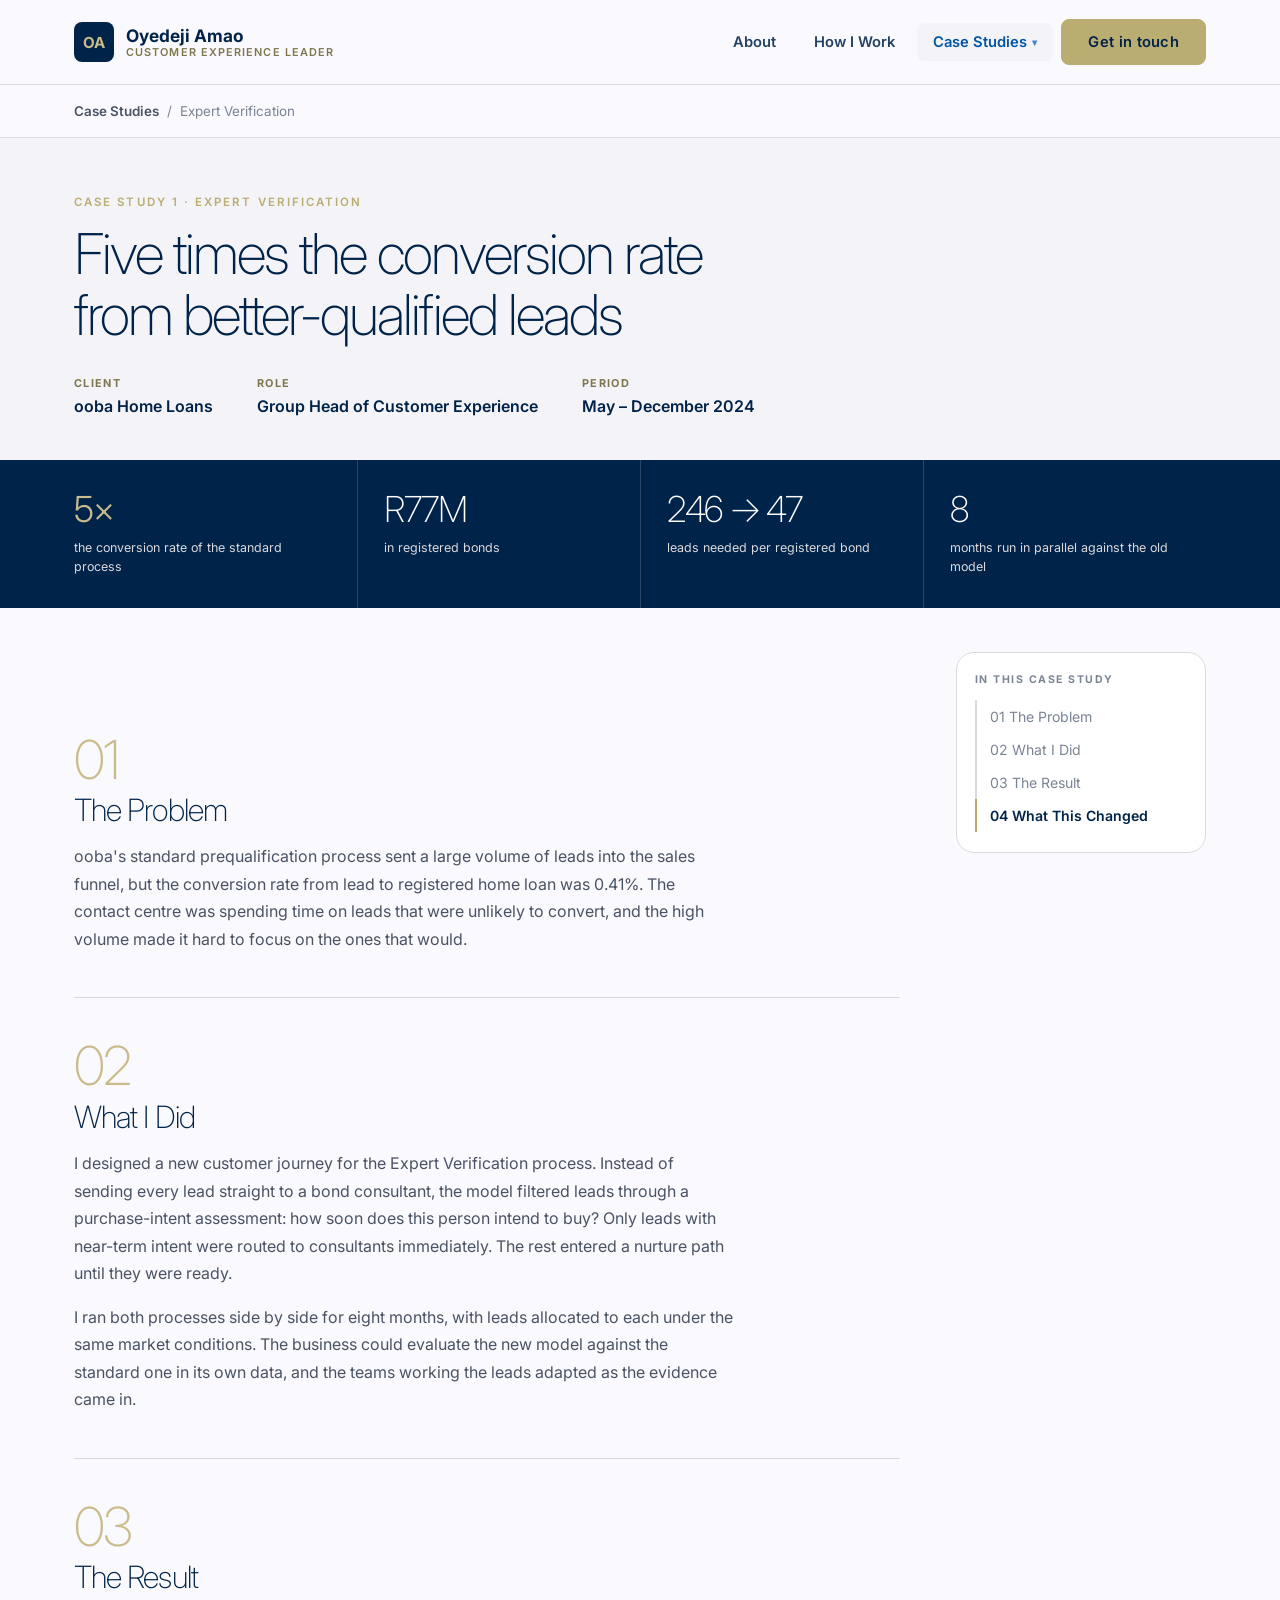
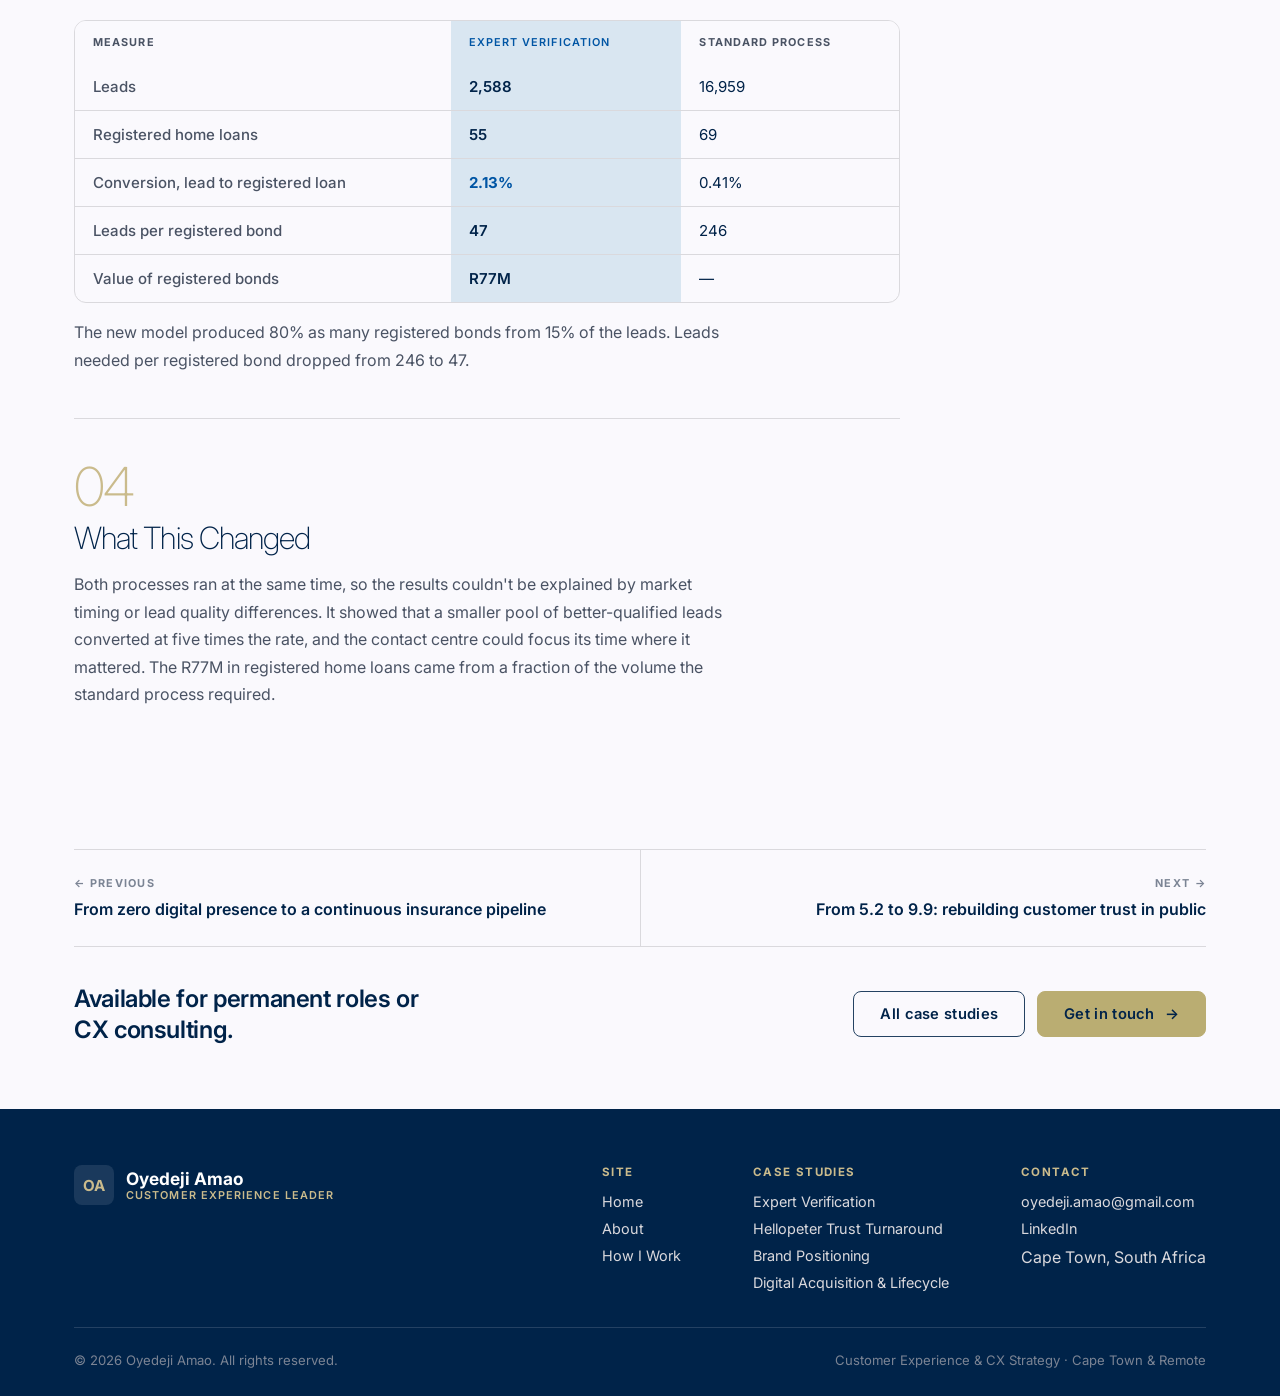
<file: case-studies/expert-verification.html>
<!doctype html>
<html lang="en">
<head>
<meta charset="UTF-8">
<meta name="viewport" content="width=device-width, initial-scale=1.0">
<title>Five Times the Conversion Rate · Expert Verification · Oyedeji Amao</title>
<meta name="description" content="How Oyedeji Amao designed and proved a lead qualification model at ooba Home Loans that converted at five times the standard rate, tested in parallel over eight months.">
<link rel="icon" type="image/svg+xml" href="../assets/favicon.svg">
<link rel="preconnect" href="https://fonts.googleapis.com">
<link rel="preconnect" href="https://fonts.gstatic.com" crossorigin>
<link href="https://fonts.googleapis.com/css2?family=Inter:wght@200;300;400;500;600;700;800&amp;display=swap" rel="stylesheet">
<link rel="stylesheet" href="../css/style.css">
<meta property="og:title" content="Five times the conversion rate, proven in parallel">
<meta property="og:description" content="ooba Home Loans case study: a lead qualification model tested against the standard process, side by side.">
<meta property="og:type" content="article">
<meta property="og:url" content="https://oyedejiamao.netlify.app/case-studies/expert-verification.html">
<meta property="og:image" content="https://oyedejiamao.netlify.app/assets/og-image.jpg">
<meta property="og:image:width" content="1200">
<meta property="og:image:height" content="630">
<meta name="twitter:card" content="summary_large_image">
<meta name="twitter:title" content="Five times the conversion rate, proven in parallel">
<meta name="twitter:description" content="ooba Home Loans case study: a lead qualification model tested against the standard process, side by side.">
<meta name="twitter:image" content="https://oyedejiamao.netlify.app/assets/og-image.jpg">
</head>
<body>

<header class="site-header">
  <div class="container">
    <a href="../" class="brand">
      <span class="brand-mark">OA</span>
      <span class="brand-text">
        <span class="brand-name">Oyedeji Amao</span>
        <span class="brand-role">Customer Experience Leader</span>
      </span>
    </a>
    <nav aria-label="Primary">
      <ul class="nav-desktop">
        <li><a class="nav-link" data-nav-link href="../about.html">About</a></li>
        <li><a class="nav-link" data-nav-link href="../how-i-work.html">How I Work</a></li>
        <li class="dropdown">
          <a class="nav-link active" data-nav-link href="./">Case Studies <span class="caret">▾</span></a>
          <div class="dropdown-panel">
            <a href="expert-verification.html">Expert Verification<small>ooba Home Loans &middot; 5&times; conversion</small></a>
            <a href="hellopeter-trust-turnaround.html">Hellopeter Trust Turnaround<small>oobainsure &middot; 5.2 to 9.9</small></a>
            <a href="brand-positioning.html">Brand Positioning<small>oobainsure &middot; 17,930 customer voices</small></a>
            <a href="digital-acquisition.html">Digital Acquisition &amp; Lifecycle<small>oobainsure &middot; 974 leads</small></a>
          </div>
        </li>
      </ul>
    </nav>
    <a href="../contact.html" class="btn btn-primary nav-cta nav-cta-desktop">Get in touch</a>
    <button class="nav-toggle" aria-label="Toggle menu" aria-expanded="false"><span></span></button>
  </div>
  <div class="nav-mobile">
    <a data-nav-link href="../about.html">About</a>
    <a data-nav-link href="../how-i-work.html">How I Work</a>
    <button class="nav-accordion-toggle" aria-expanded="false">Case Studies <span class="caret">▾</span></button>
    <div class="sub">
      <a href="./">All Case Studies</a>
      <a href="expert-verification.html">Expert Verification</a>
      <a href="hellopeter-trust-turnaround.html">Hellopeter Trust Turnaround</a>
      <a href="brand-positioning.html">Brand Positioning</a>
      <a href="digital-acquisition.html">Digital Acquisition &amp; Lifecycle</a>
    </div>
    <div class="cta"><a href="../contact.html" class="btn btn-primary" style="width:100%;justify-content:center;">Get in touch</a></div>
  </div>
</header>

<main>

  <div class="csd-crumb">
    <div class="container">
      <a href="./">Case Studies</a><span>/</span>Expert Verification
    </div>
  </div>

  <section class="csd-head">
    <div class="container">
      <span class="eyebrow">Case Study 1 &middot; Expert Verification</span>
      <h1>Five times the conversion rate from better-qualified leads</h1>
      <div class="csd-meta">
        <div class="csd-meta-item"><span class="csd-meta-label">Client</span><span class="csd-meta-value">ooba Home Loans</span></div>
        <div class="csd-meta-item"><span class="csd-meta-label">Role</span><span class="csd-meta-value">Group Head of Customer Experience</span></div>
        <div class="csd-meta-item"><span class="csd-meta-label">Period</span><span class="csd-meta-value">May &ndash; December 2024</span></div>
      </div>
    </div>
  </section>

  <div class="csd-outcomes">
    <div class="container">
      <div class="csd-outcome lead">
        <span class="csd-outcome-value">5&times;</span>
        <span class="csd-outcome-label">the conversion rate of the standard process</span>
      </div>
      <div class="csd-outcome">
        <span class="csd-outcome-value">R77M</span>
        <span class="csd-outcome-label">in registered bonds</span>
      </div>
      <div class="csd-outcome">
        <span class="csd-outcome-value">246 &rarr; 47</span>
        <span class="csd-outcome-label">leads needed per registered bond</span>
      </div>
      <div class="csd-outcome">
        <span class="csd-outcome-value">8</span>
        <span class="csd-outcome-label">months run in parallel against the old model</span>
      </div>
    </div>
  </div>

  <section class="csd-story">
    <div class="container csd-layout">

      <div class="csd-body">

        <section class="csd-sec" id="problem" data-phase>
          <div class="csd-sec-head"><span class="csd-sec-num">01</span><h2>The Problem</h2></div>
          <p>ooba's standard prequalification process sent a large volume of leads into the sales funnel, but the conversion rate from lead to registered home loan was 0.41%. The contact centre was spending time on leads that were unlikely to convert, and the high volume made it hard to focus on the ones that would.</p>
        </section>

        <section class="csd-sec" id="what-i-did" data-phase>
          <div class="csd-sec-head"><span class="csd-sec-num">02</span><h2>What I Did</h2></div>
          <p>I designed a new customer journey for the Expert Verification process. Instead of sending every lead straight to a bond consultant, the model filtered leads through a purchase-intent assessment: how soon does this person intend to buy? Only leads with near-term intent were routed to consultants immediately. The rest entered a nurture path until they were ready.</p>
          <p>I ran both processes side by side for eight months, with leads allocated to each under the same market conditions. The business could evaluate the new model against the standard one in its own data, and the teams working the leads adapted as the evidence came in.</p>
        </section>

        <section class="csd-sec" id="result" data-phase>
          <div class="csd-sec-head"><span class="csd-sec-num">03</span><h2>The Result</h2></div>
          <div class="csd-table-wrap">
            <table class="csd-table">
              <caption class="visually-hidden">Expert Verification compared with the standard prequalification process over eight months</caption>
              <thead>
                <tr>
                  <th scope="col">Measure</th>
                  <th scope="col" class="win">Expert Verification</th>
                  <th scope="col">Standard process</th>
                </tr>
              </thead>
              <tbody>
                <tr><th scope="row">Leads</th><td class="win">2,588</td><td>16,959</td></tr>
                <tr><th scope="row">Registered home loans</th><td class="win">55</td><td>69</td></tr>
                <tr><th scope="row">Conversion, lead to registered loan</th><td class="win win-figure">2.13%</td><td>0.41%</td></tr>
                <tr><th scope="row">Leads per registered bond</th><td class="win">47</td><td>246</td></tr>
                <tr><th scope="row">Value of registered bonds</th><td class="win">R77M</td><td>&mdash;</td></tr>
              </tbody>
            </table>
          </div>
          <p>The new model produced 80% as many registered bonds from 15% of the leads. Leads needed per registered bond dropped from 246 to 47.</p>
        </section>

        <section class="csd-sec" id="what-changed" data-phase>
          <div class="csd-sec-head"><span class="csd-sec-num">04</span><h2>What This Changed</h2></div>
          <p>Both processes ran at the same time, so the results couldn't be explained by market timing or lead quality differences. It showed that a smaller pool of better-qualified leads converted at five times the rate, and the contact centre could focus its time where it mattered. The R77M in registered home loans came from a fraction of the volume the standard process required.</p>
        </section>

      </div>

      <nav class="csd-spine" aria-label="Sections in this case study">
        <span class="csd-spine-title">In this case study</span>
        <a data-rail href="#problem">01 The Problem</a>
        <a data-rail href="#what-i-did">02 What I Did</a>
        <a data-rail href="#result">03 The Result</a>
        <a data-rail href="#what-changed">04 What This Changed</a>
      </nav>

    </div>
  </section>

  <section class="section-tight">
    <div class="container">
      <div class="csd-pager">
        <a href="digital-acquisition.html">
          <span class="dir">&larr; Previous</span>
          <span class="ttl">From zero digital presence to a continuous insurance pipeline</span>
        </a>
        <a href="hellopeter-trust-turnaround.html">
          <span class="dir">Next &rarr;</span>
          <span class="ttl">From 5.2 to 9.9: rebuilding customer trust in public</span>
        </a>
      </div>
      <div class="cta-row" style="margin-top:36px;justify-content:space-between;align-items:center;">
        <h3 style="max-width:24ch;">Available for permanent roles or CX consulting.</h3>
        <span class="cta-row" style="gap:12px;">
          <a href="./" class="btn btn-outline-dark">All case studies</a>
          <a href="../contact.html" class="btn btn-primary btn-arrow">Get in touch</a>
        </span>
      </div>
    </div>
  </section>

</main>

<footer class="site-footer">
  <div class="container">
    <div class="footer-top">
      <div class="footer-brand">
        <span class="brand-mark">OA</span>
        <span class="brand-text">
          <span class="brand-name">Oyedeji Amao</span>
          <span class="brand-role">Customer Experience Leader</span>
        </span>
      </div>
      <div class="footer-nav">
        <div class="footer-nav-col">
          <span class="col-title">Site</span>
          <a href="../">Home</a>
          <a href="../about.html">About</a>
          <a href="../how-i-work.html">How I Work</a>
        </div>
        <div class="footer-nav-col">
          <span class="col-title">Case Studies</span>
          <a href="expert-verification.html">Expert Verification</a>
          <a href="hellopeter-trust-turnaround.html">Hellopeter Trust Turnaround</a>
          <a href="brand-positioning.html">Brand Positioning</a>
          <a href="digital-acquisition.html">Digital Acquisition &amp; Lifecycle</a>
        </div>
        <div class="footer-nav-col">
          <span class="col-title">Contact</span>
          <a href="mailto:oyedeji.amao@gmail.com">oyedeji.amao@gmail.com</a>
          <a href="https://www.linkedin.com/in/oyedejiamao" target="_blank" rel="noopener">LinkedIn</a>
          <span style="color:var(--cream-300)">Cape Town, South Africa</span>
        </div>
      </div>
    </div>
    <div class="footer-bottom">
      <span>© 2026 Oyedeji Amao. All rights reserved.</span>
      <span>Customer Experience &amp; CX Strategy &middot; Cape Town &amp; Remote</span>
    </div>
  </div>
</footer>
<script src="../js/main.js"></script>
</body>
</html>
</file>
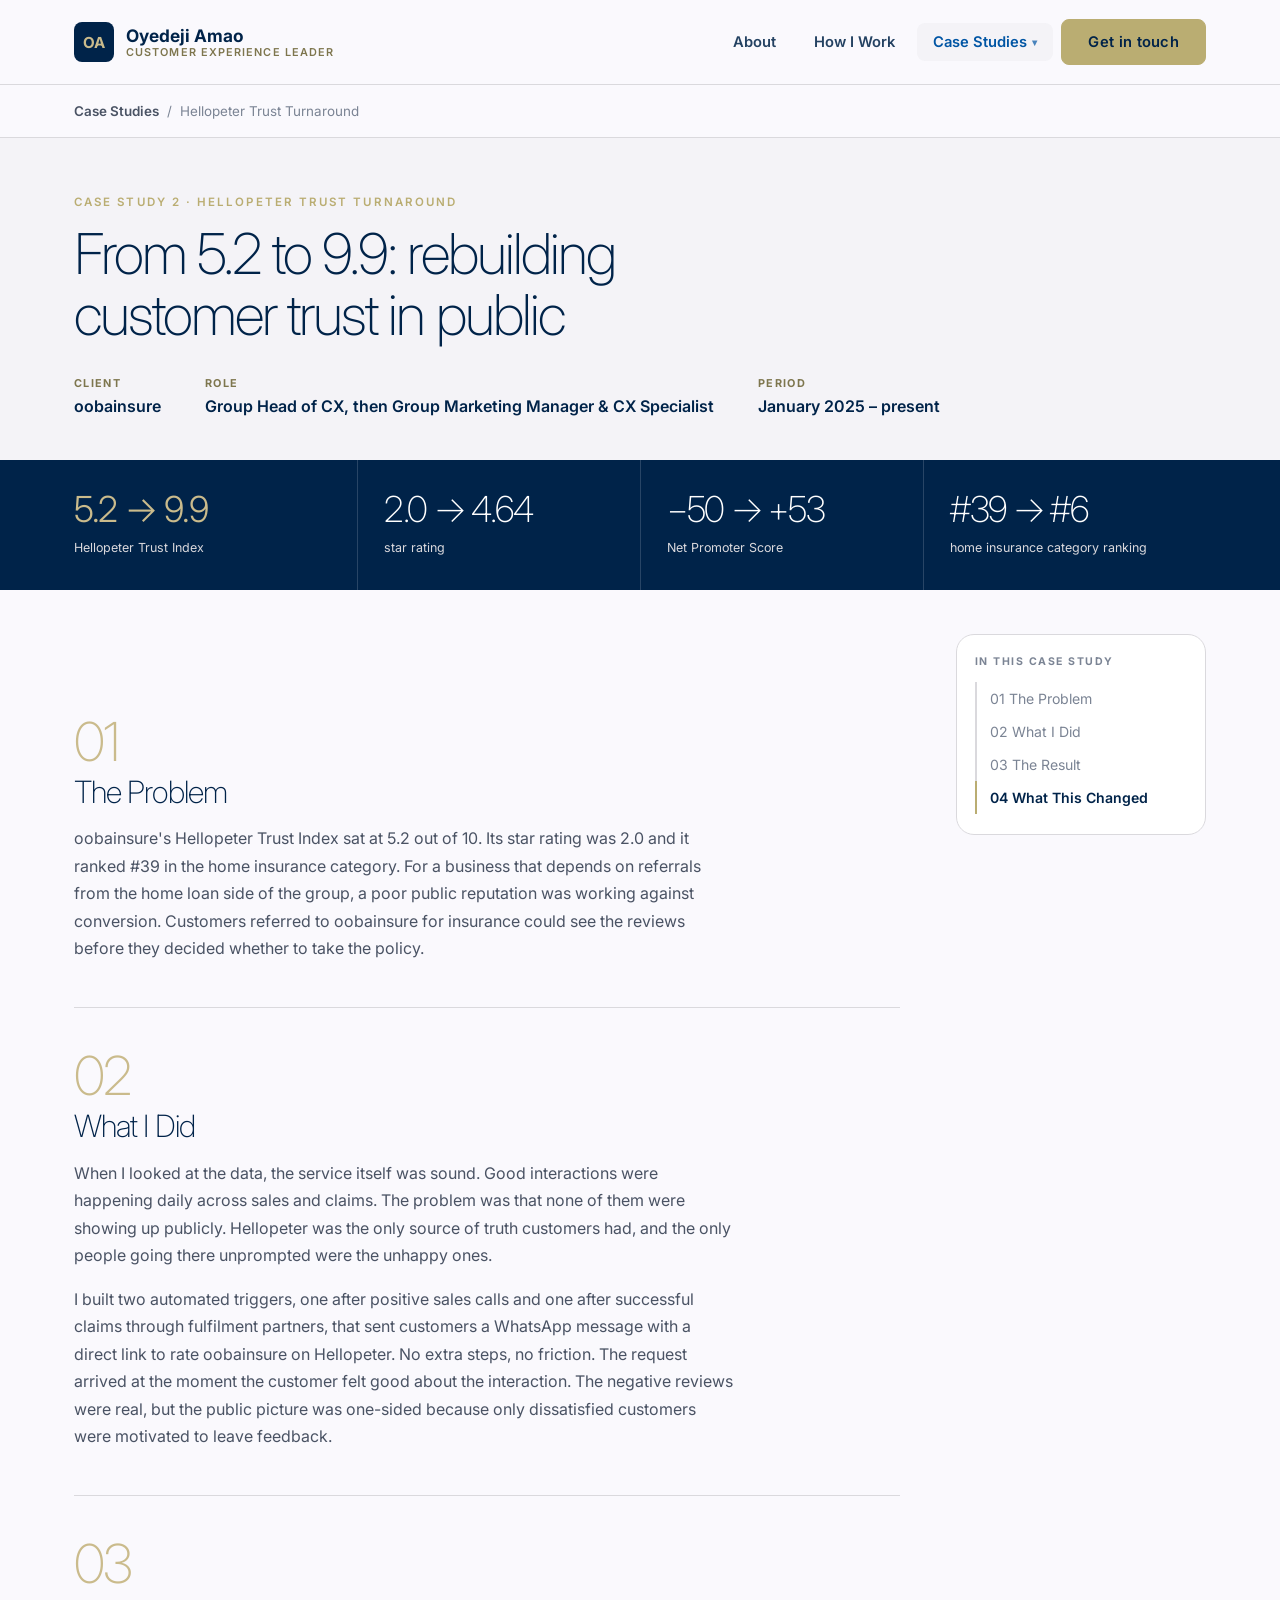
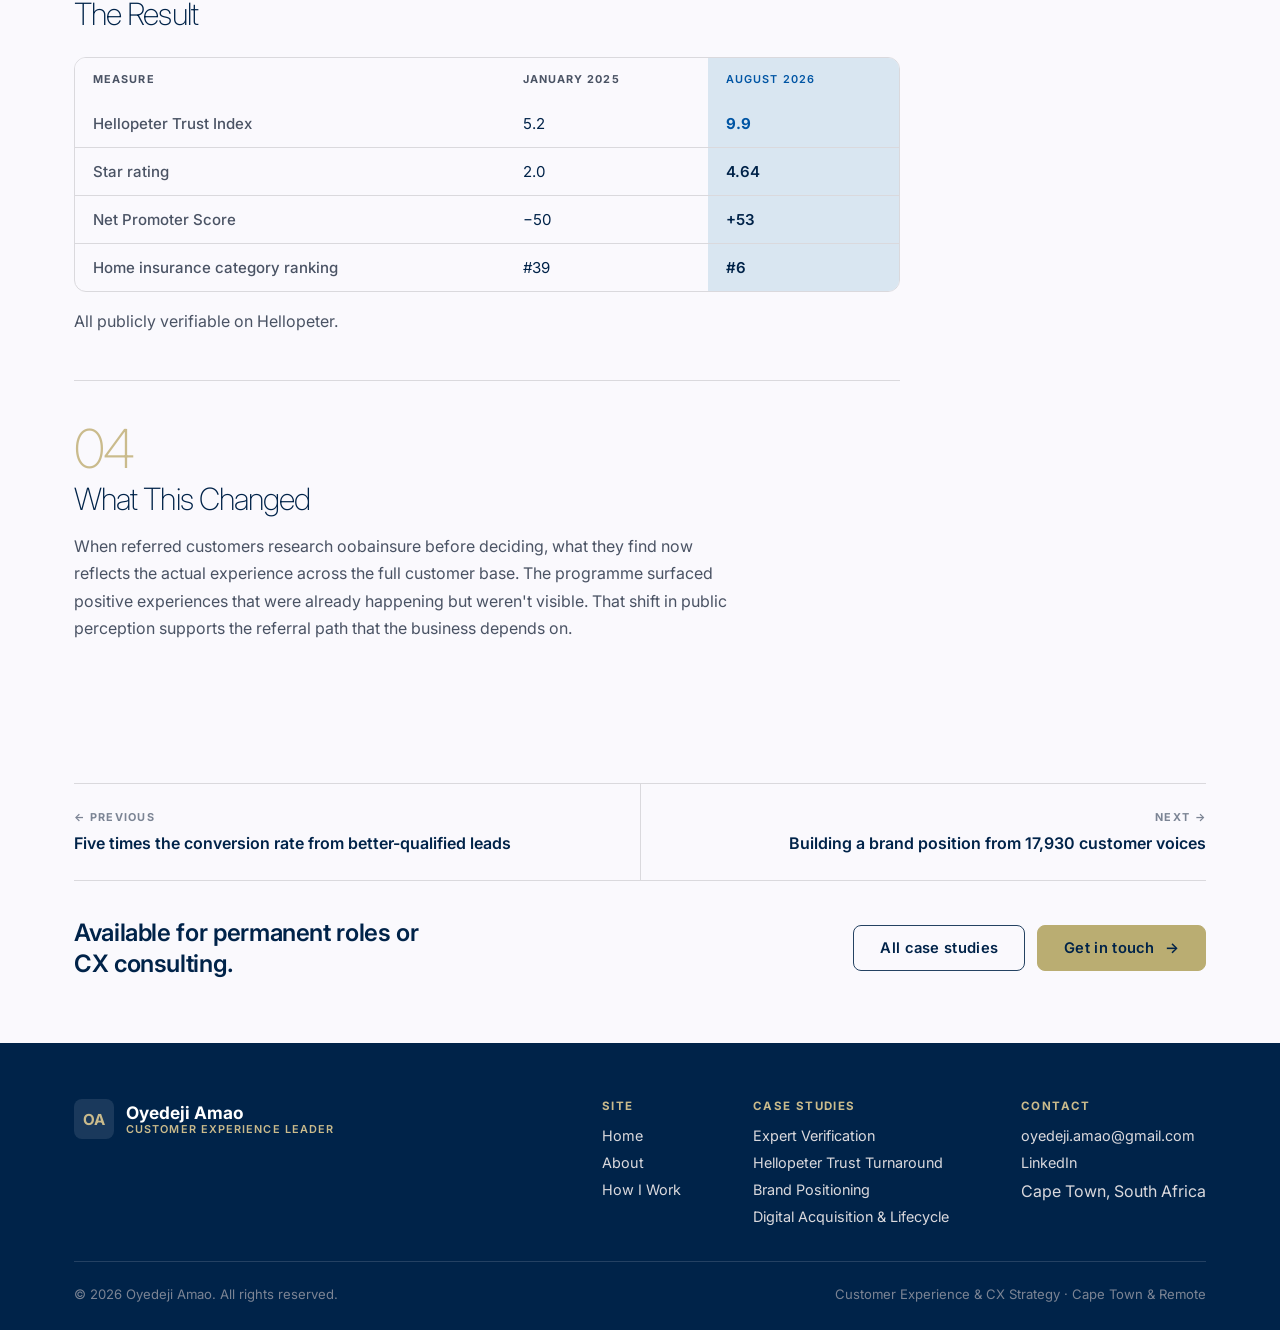
<file: case-studies/hellopeter-trust-turnaround.html>
<!doctype html>
<html lang="en">
<head>
<meta charset="UTF-8">
<meta name="viewport" content="width=device-width, initial-scale=1.0">
<title>From 5.2 to 9.9 · Hellopeter Trust Turnaround · Oyedeji Amao</title>
<meta name="description" content="How Oyedeji Amao rebuilt oobainsure's public trust score from 5.2 to 9.9 on Hellopeter by capturing good customer experiences at the moment they happened.">
<link rel="icon" type="image/svg+xml" href="../assets/favicon.svg">
<link rel="preconnect" href="https://fonts.googleapis.com">
<link rel="preconnect" href="https://fonts.gstatic.com" crossorigin>
<link href="https://fonts.googleapis.com/css2?family=Inter:wght@200;300;400;500;600;700;800&amp;display=swap" rel="stylesheet">
<link rel="stylesheet" href="../css/style.css">
<meta property="og:title" content="From 5.2 to 9.9: rebuilding customer trust in public">
<meta property="og:description" content="oobainsure case study: a CX programme that turned a distorted public reputation into a verifiable trust score.">
<meta property="og:type" content="article">
<meta property="og:url" content="https://oyedejiamao.netlify.app/case-studies/hellopeter-trust-turnaround.html">
<meta property="og:image" content="https://oyedejiamao.netlify.app/assets/og-image.jpg">
<meta property="og:image:width" content="1200">
<meta property="og:image:height" content="630">
<meta name="twitter:card" content="summary_large_image">
<meta name="twitter:title" content="From 5.2 to 9.9: rebuilding customer trust in public">
<meta name="twitter:description" content="oobainsure case study: a CX programme that turned a distorted public reputation into a verifiable trust score.">
<meta name="twitter:image" content="https://oyedejiamao.netlify.app/assets/og-image.jpg">
</head>
<body>

<header class="site-header">
  <div class="container">
    <a href="../" class="brand">
      <span class="brand-mark">OA</span>
      <span class="brand-text">
        <span class="brand-name">Oyedeji Amao</span>
        <span class="brand-role">Customer Experience Leader</span>
      </span>
    </a>
    <nav aria-label="Primary">
      <ul class="nav-desktop">
        <li><a class="nav-link" data-nav-link href="../about.html">About</a></li>
        <li><a class="nav-link" data-nav-link href="../how-i-work.html">How I Work</a></li>
        <li class="dropdown">
          <a class="nav-link active" data-nav-link href="./">Case Studies <span class="caret">▾</span></a>
          <div class="dropdown-panel">
            <a href="expert-verification.html">Expert Verification<small>ooba Home Loans &middot; 5&times; conversion</small></a>
            <a href="hellopeter-trust-turnaround.html">Hellopeter Trust Turnaround<small>oobainsure &middot; 5.2 to 9.9</small></a>
            <a href="brand-positioning.html">Brand Positioning<small>oobainsure &middot; 17,930 customer voices</small></a>
            <a href="digital-acquisition.html">Digital Acquisition &amp; Lifecycle<small>oobainsure &middot; 974 leads</small></a>
          </div>
        </li>
      </ul>
    </nav>
    <a href="../contact.html" class="btn btn-primary nav-cta nav-cta-desktop">Get in touch</a>
    <button class="nav-toggle" aria-label="Toggle menu" aria-expanded="false"><span></span></button>
  </div>
  <div class="nav-mobile">
    <a data-nav-link href="../about.html">About</a>
    <a data-nav-link href="../how-i-work.html">How I Work</a>
    <button class="nav-accordion-toggle" aria-expanded="false">Case Studies <span class="caret">▾</span></button>
    <div class="sub">
      <a href="./">All Case Studies</a>
      <a href="expert-verification.html">Expert Verification</a>
      <a href="hellopeter-trust-turnaround.html">Hellopeter Trust Turnaround</a>
      <a href="brand-positioning.html">Brand Positioning</a>
      <a href="digital-acquisition.html">Digital Acquisition &amp; Lifecycle</a>
    </div>
    <div class="cta"><a href="../contact.html" class="btn btn-primary" style="width:100%;justify-content:center;">Get in touch</a></div>
  </div>
</header>

<main>

  <div class="csd-crumb">
    <div class="container">
      <a href="./">Case Studies</a><span>/</span>Hellopeter Trust Turnaround
    </div>
  </div>

  <section class="csd-head">
    <div class="container">
      <span class="eyebrow">Case Study 2 &middot; Hellopeter Trust Turnaround</span>
      <h1>From 5.2 to 9.9: rebuilding customer trust in public</h1>
      <div class="csd-meta">
        <div class="csd-meta-item"><span class="csd-meta-label">Client</span><span class="csd-meta-value">oobainsure</span></div>
        <div class="csd-meta-item"><span class="csd-meta-label">Role</span><span class="csd-meta-value">Group Head of CX, then Group Marketing Manager &amp; CX Specialist</span></div>
        <div class="csd-meta-item"><span class="csd-meta-label">Period</span><span class="csd-meta-value">January 2025 &ndash; present</span></div>
      </div>
    </div>
  </section>

  <div class="csd-outcomes">
    <div class="container">
      <div class="csd-outcome lead">
        <span class="csd-outcome-value">5.2 &rarr; 9.9</span>
        <span class="csd-outcome-label">Hellopeter Trust Index</span>
      </div>
      <div class="csd-outcome">
        <span class="csd-outcome-value">2.0 &rarr; 4.64</span>
        <span class="csd-outcome-label">star rating</span>
      </div>
      <div class="csd-outcome">
        <span class="csd-outcome-value">&minus;50 &rarr; +53</span>
        <span class="csd-outcome-label">Net Promoter Score</span>
      </div>
      <div class="csd-outcome">
        <span class="csd-outcome-value">#39 &rarr; #6</span>
        <span class="csd-outcome-label">home insurance category ranking</span>
      </div>
    </div>
  </div>

  <section class="csd-story">
    <div class="container csd-layout">

      <div class="csd-body">

        <section class="csd-sec" id="problem" data-phase>
          <div class="csd-sec-head"><span class="csd-sec-num">01</span><h2>The Problem</h2></div>
          <p>oobainsure's Hellopeter Trust Index sat at 5.2 out of 10. Its star rating was 2.0 and it ranked #39 in the home insurance category. For a business that depends on referrals from the home loan side of the group, a poor public reputation was working against conversion. Customers referred to oobainsure for insurance could see the reviews before they decided whether to take the policy.</p>
        </section>
        <section class="csd-sec" id="what-i-did" data-phase>
          <div class="csd-sec-head"><span class="csd-sec-num">02</span><h2>What I Did</h2></div>
          <p>When I looked at the data, the service itself was sound. Good interactions were happening daily across sales and claims. The problem was that none of them were showing up publicly. Hellopeter was the only source of truth customers had, and the only people going there unprompted were the unhappy ones.</p>
          <p>I built two automated triggers, one after positive sales calls and one after successful claims through fulfilment partners, that sent customers a WhatsApp message with a direct link to rate oobainsure on Hellopeter. No extra steps, no friction. The request arrived at the moment the customer felt good about the interaction. The negative reviews were real, but the public picture was one-sided because only dissatisfied customers were motivated to leave feedback.</p>
        </section>
        <section class="csd-sec" id="result" data-phase>
          <div class="csd-sec-head"><span class="csd-sec-num">03</span><h2>The Result</h2></div>
          <div class="csd-table-wrap">
            <table class="csd-table">
              <caption class="visually-hidden">oobainsure's public reputation measures in January 2025 compared with August 2026</caption>
              <thead>
                <tr>
                  <th scope="col">Measure</th>
                  <th scope="col">January 2025</th>
                  <th scope="col" class="win">August 2026</th>
                </tr>
              </thead>
              <tbody>
                <tr><th scope="row">Hellopeter Trust Index</th><td>5.2</td><td class="win win-figure">9.9</td></tr>
                <tr><th scope="row">Star rating</th><td>2.0</td><td class="win">4.64</td></tr>
                <tr><th scope="row">Net Promoter Score</th><td>&minus;50</td><td class="win">+53</td></tr>
                <tr><th scope="row">Home insurance category ranking</th><td>#39</td><td class="win">#6</td></tr>
              </tbody>
            </table>
          </div>
          <p>All publicly verifiable on Hellopeter.</p>
        </section>
        <section class="csd-sec" id="what-changed" data-phase>
          <div class="csd-sec-head"><span class="csd-sec-num">04</span><h2>What This Changed</h2></div>
          <p>When referred customers research oobainsure before deciding, what they find now reflects the actual experience across the full customer base. The programme surfaced positive experiences that were already happening but weren't visible. That shift in public perception supports the referral path that the business depends on.</p>
        </section>

      </div>

      <nav class="csd-spine" aria-label="Sections in this case study">
        <span class="csd-spine-title">In this case study</span>
        <a data-rail href="#problem">01 The Problem</a>
        <a data-rail href="#what-i-did">02 What I Did</a>
        <a data-rail href="#result">03 The Result</a>
        <a data-rail href="#what-changed">04 What This Changed</a>
      </nav>

    </div>
  </section>

  <section class="section-tight">
    <div class="container">
      <div class="csd-pager">
        <a href="expert-verification.html">
          <span class="dir">&larr; Previous</span>
          <span class="ttl">Five times the conversion rate from better-qualified leads</span>
        </a>
        <a href="brand-positioning.html">
          <span class="dir">Next &rarr;</span>
          <span class="ttl">Building a brand position from 17,930 customer voices</span>
        </a>
      </div>
      <div class="cta-row" style="margin-top:36px;justify-content:space-between;align-items:center;">
        <h3 style="max-width:24ch;">Available for permanent roles or CX consulting.</h3>
        <span class="cta-row" style="gap:12px;">
          <a href="./" class="btn btn-outline-dark">All case studies</a>
          <a href="../contact.html" class="btn btn-primary btn-arrow">Get in touch</a>
        </span>
      </div>
    </div>
  </section>

</main>

<footer class="site-footer">
  <div class="container">
    <div class="footer-top">
      <div class="footer-brand">
        <span class="brand-mark">OA</span>
        <span class="brand-text">
          <span class="brand-name">Oyedeji Amao</span>
          <span class="brand-role">Customer Experience Leader</span>
        </span>
      </div>
      <div class="footer-nav">
        <div class="footer-nav-col">
          <span class="col-title">Site</span>
          <a href="../">Home</a>
          <a href="../about.html">About</a>
          <a href="../how-i-work.html">How I Work</a>
        </div>
        <div class="footer-nav-col">
          <span class="col-title">Case Studies</span>
          <a href="expert-verification.html">Expert Verification</a>
          <a href="hellopeter-trust-turnaround.html">Hellopeter Trust Turnaround</a>
          <a href="brand-positioning.html">Brand Positioning</a>
          <a href="digital-acquisition.html">Digital Acquisition &amp; Lifecycle</a>
        </div>
        <div class="footer-nav-col">
          <span class="col-title">Contact</span>
          <a href="mailto:oyedeji.amao@gmail.com">oyedeji.amao@gmail.com</a>
          <a href="https://www.linkedin.com/in/oyedejiamao" target="_blank" rel="noopener">LinkedIn</a>
          <span style="color:var(--cream-300)">Cape Town, South Africa</span>
        </div>
      </div>
    </div>
    <div class="footer-bottom">
      <span>© 2026 Oyedeji Amao. All rights reserved.</span>
      <span>Customer Experience &amp; CX Strategy &middot; Cape Town &amp; Remote</span>
    </div>
  </div>
</footer>
<script src="../js/main.js"></script>
</body>
</html>
</file>
<file: css/style.css>
/* =========================================================
   Oyedeji Amao — Portfolio
   Design system: executive navy, muted gold, bone white,
   with a Ralph Lauren blue for interactive highlights.
   ========================================================= */

:root {
  /* Deep Executive Navy — headings, hero/nav backgrounds, authority */
  --navy-950: #002349;
  --navy-900: #002349;
  --navy-800: #244262;
  --navy-700: #47617c;
  --navy-600: #6b7f95;

  /* Muted Gold — CTAs, branding accents, a touch of prestige */
  --gold-600: #7e764e;
  --gold-500: #baad72;
  --gold-400: #cabb8c;
  --gold-300: #d2caa3;

  /* Linen/Bone White + supporting neutrals */
  --cream-100: #faf9fd;
  --cream-200: #f4f3f7;
  --cream-300: #dad9dd;
  --cream-400: #dad9dd;

  /* Ralph Lauren Blue — interactive highlights: links, hover, active states */
  --rl-blue: #0055a4;
  --rl-blue-dark: #00488b;
  --rl-blue-tint: #d9e6f1;
  --rl-blue-tint-on-navy: #6fa3d4;

  --charcoal: #1c2129;
  --slate: #4a5364;
  --slate-light: #7b8494;

  --white: #ffffff;

  /* One family throughout. Hierarchy comes from weight and scale contrast:
     display sizes run very light, text runs regular, emphasis runs heavy. */
  --font-display: "Inter", -apple-system, BlinkMacSystemFont, "Segoe UI", Helvetica, Arial, sans-serif;
  --font-body: "Inter", -apple-system, BlinkMacSystemFont, "Segoe UI", Helvetica, Arial, sans-serif;

  --max-width: 1180px;

  /* Three radii: controls, then floating panels and tables, then cards.
     Circles use 50% directly. Controls sit a step under the panels so
     buttons read as part of the same family, not as sharp leftovers. */
  --radius: 8px;
  --radius-md: 12px;
  --radius-lg: 18px;

  --shadow-card: 0 1px 2px -1px rgba(0, 35, 73, 0.08), 0 2px 6px rgba(0, 35, 73, 0.04);
  --shadow-card-hover: 0 2px 4px -1px rgba(0, 35, 73, 0.1), 0 10px 22px rgba(0, 35, 73, 0.07);
  --shadow-soft: 0 1px 2px rgba(0, 35, 73, 0.06), 0 8px 24px rgba(0, 35, 73, 0.06);
  --shadow-lift: 0 4px 8px rgba(0, 35, 73, 0.08), 0 16px 40px rgba(0, 35, 73, 0.10);
}

/* Accent duties, so the two accent colours stop competing:
   gold  = identity and furniture: eyebrows, numerals, tags, icon tiles,
           the primary CTA, rail/spine active states.
   blue  = interaction and the single standout figure per view: links,
           hovers, the tinted winning column.
   navy  = ink. It is never an accent.
   The palette itself is provisional; these duties are not. */

/* ---------- Reset ---------- */
*, *::before, *::after { box-sizing: border-box; }
html { scroll-behavior: smooth; }
body {
  margin: 0;
  font-family: var(--font-body);
  color: var(--charcoal);
  background: var(--cream-100);
  -webkit-font-smoothing: antialiased;
  text-rendering: optimizeLegibility;
}
img, svg { max-width: 100%; display: block; }
.visually-hidden {
  position: absolute;
  width: 1px; height: 1px;
  margin: -1px; padding: 0;
  overflow: hidden;
  clip: rect(0 0 0 0);
  clip-path: inset(50%);
  white-space: nowrap;
  border: 0;
}
a { color: inherit; text-decoration: none; }
ul { margin: 0; padding: 0; list-style: none; }
h1, h2, h3, h4, p, figure { margin: 0; }
button { font: inherit; cursor: pointer; }

.container {
  width: 100%;
  max-width: var(--max-width);
  margin: 0 auto;
  padding: 0 24px;
}

/* ---------- Typography ---------- */
.eyebrow {
  display: inline-flex;
  align-items: center;
  gap: 10px;
  font-family: var(--font-body);
  font-size: 0.72rem;
  font-weight: 600;
  letter-spacing: 0.18em;
  text-transform: uppercase;
  color: var(--gold-500);
}
.eyebrow.on-navy { color: var(--gold-300); }

/* Display sizes carry light weights. Light type at scale needs negative
   tracking to stop the letters drifting apart. */
h1, .h1 {
  font-family: var(--font-display);
  font-weight: 200;
  line-height: 1.08;
  letter-spacing: -0.035em;
  font-size: clamp(2.2rem, 4.4vw, 3.6rem);
  color: var(--navy-950);
}
h2, .h2 {
  font-family: var(--font-display);
  font-weight: 200;
  line-height: 1.15;
  letter-spacing: -0.03em;
  font-size: clamp(1.7rem, 3vw, 2.4rem);
  color: var(--navy-950);
}
/* h3 is scanned, not admired - it stays at a working weight. */
h3, .h3 {
  font-family: var(--font-display);
  font-weight: 600;
  line-height: 1.3;
  letter-spacing: -0.015em;
  font-size: clamp(1.2rem, 2vw, 1.5rem);
  color: var(--navy-950);
}
.lede {
  font-size: clamp(1.05rem, 1.6vw, 1.25rem);
  line-height: 1.6;
  color: var(--slate);
}
.prose p {
  font-size: 1.05rem;
  line-height: 1.75;
  color: var(--slate);
  max-width: 66ch;
}
.prose p + p { margin-top: 1.1em; }
/* A belief statement pulled out of the running text - same gold rule the
   old pull-quote callout used, repurposed for a single emphasised line
   rather than a full quote. */
.prose-standout {
  margin: 32px 0;
  padding: 4px 0 4px 24px;
  border-left: 3px solid var(--gold-500);
  font-size: 1.15rem;
  font-weight: 500;
  color: var(--navy-950);
  line-height: 1.6;
  max-width: 60ch;
}
.prose h3 {
  margin-top: 44px;
  margin-bottom: 12px;
  max-width: 66ch;
}
.prose h3 + p { margin-top: 0; }
strong { color: var(--charcoal); font-weight: 600; }

/* ---------- Buttons ---------- */
.btn {
  display: inline-flex;
  align-items: center;
  gap: 10px;
  padding: 13px 26px;
  font-size: 0.92rem;
  font-weight: 600;
  letter-spacing: 0.02em;
  border-radius: var(--radius);
  border: 1.5px solid transparent;
  transition: background 0.2s ease, color 0.2s ease, border-color 0.2s ease, transform 0.15s ease;
  white-space: nowrap;
}
.btn:hover { transform: translateY(-1px); }
.btn-primary {
  background: var(--gold-500);
  color: var(--navy-950);
  border-color: var(--gold-500);
}
.btn-primary:hover { background: var(--gold-400); border-color: var(--gold-400); }

.btn-outline-light {
  border-color: rgba(250, 249, 253, 0.45);
  color: var(--cream-200);
}
.btn-outline-light:hover { border-color: var(--gold-400); color: var(--gold-300); }

.btn-outline-dark {
  border-color: var(--navy-800);
  color: var(--navy-900);
}
.btn-outline-dark:hover { border-color: var(--gold-500); color: var(--gold-600); background: var(--cream-200); }

.btn-arrow::after { content: "\2192"; transition: transform 0.2s ease; }
.btn:hover .btn-arrow::after,
.btn-arrow:hover::after { transform: translateX(3px); }

.cta-row { display: flex; flex-wrap: wrap; gap: 14px; align-items: center; }
/* ---------- Header ---------- */
.site-header {
  position: sticky;
  top: 0;
  z-index: 100;
  background: rgba(250, 249, 253, 0.92);
  backdrop-filter: saturate(140%) blur(8px);
  border-bottom: 1px solid var(--cream-400);
}
.site-header .container {
  display: flex;
  align-items: center;
  justify-content: flex-start;
  height: 84px;
}
.site-header nav[aria-label="Primary"] { margin-left: auto; }
.brand {
  display: flex;
  align-items: center;
  gap: 12px;
}
.brand-mark {
  width: 40px;
  height: 40px;
  border-radius: var(--radius);
  background: var(--navy-900);
  display: flex;
  align-items: center;
  justify-content: center;
  font-family: var(--font-display);
  font-weight: 700;
  font-size: 0.95rem;
  color: var(--gold-400);
  letter-spacing: 0.02em;
  flex: none;
}
.brand-text { display: flex; flex-direction: column; line-height: 1.15; }
.brand-name {
  font-family: var(--font-display);
  font-weight: 700;
  font-size: 1.08rem;
  color: var(--navy-950);
}
.brand-role {
  font-size: 0.68rem;
  letter-spacing: 0.1em;
  text-transform: uppercase;
  color: var(--gold-600);
  font-weight: 600;
}

.nav-desktop {
  display: flex;
  align-items: center;
  gap: 6px;
}
.nav-desktop > li { position: relative; }
.nav-link {
  display: flex;
  align-items: center;
  gap: 5px;
  padding: 10px 16px;
  font-size: 0.92rem;
  font-weight: 600;
  color: var(--navy-800);
  border-radius: var(--radius);
  transition: color 0.2s ease, background 0.2s ease;
}
.nav-link:hover, .nav-link.active { color: var(--rl-blue); background: var(--cream-200); }
.caret { font-size: 0.6rem; margin-top: 1px; opacity: 0.7; }

.dropdown { position: relative; }
.dropdown-panel {
  position: absolute;
  top: calc(100% + 8px);
  left: 50%;
  transform: translateX(-50%) translateY(6px);
  min-width: 280px;
  background: var(--white);
  border: 1px solid var(--cream-400);
  border-radius: var(--radius-md);
  box-shadow: var(--shadow-lift);
  padding: 10px;
  opacity: 0;
  visibility: hidden;
  transition: opacity 0.18s ease, transform 0.18s ease, visibility 0.18s;
}
.dropdown:hover .dropdown-panel,
.dropdown:focus-within .dropdown-panel {
  opacity: 1;
  visibility: visible;
  transform: translateX(-50%) translateY(0);
}
.dropdown-panel a {
  display: block;
  padding: 11px 14px;
  border-radius: var(--radius);
  font-size: 0.88rem;
  font-weight: 600;
  color: var(--navy-800);
}
.dropdown-panel a small {
  display: block;
  font-weight: 400;
  color: var(--slate-light);
  font-size: 0.76rem;
  margin-top: 2px;
}
.dropdown-panel a:hover { background: var(--cream-200); color: var(--rl-blue); }

.nav-cta { margin-left: 8px; }

.nav-toggle {
  display: none;
  background: none;
  border: 1.5px solid var(--navy-800);
  border-radius: var(--radius);
  width: 44px;
  height: 40px;
  align-items: center;
  justify-content: center;
}
.nav-toggle span, .nav-toggle span::before, .nav-toggle span::after {
  content: "";
  display: block;
  width: 18px;
  height: 2px;
  background: var(--navy-900);
  position: relative;
  transition: transform 0.2s ease, opacity 0.2s ease;
}
.nav-toggle span::before { position: absolute; top: -6px; }
.nav-toggle span::after { position: absolute; top: 6px; }
.nav-toggle[aria-expanded="true"] span { background: transparent; }
.nav-toggle[aria-expanded="true"] span::before { transform: translateY(6px) rotate(45deg); }
.nav-toggle[aria-expanded="true"] span::after { transform: translateY(-6px) rotate(-45deg); }

.nav-mobile {
  display: none;
  flex-direction: column;
  background: var(--cream-100);
  border-bottom: 1px solid var(--cream-400);
}
.nav-mobile.open { display: flex; }
.nav-mobile a:not(.btn), .nav-mobile button.nav-accordion-toggle {
  display: flex;
  align-items: center;
  justify-content: space-between;
  width: 100%;
  text-align: left;
  padding: 15px 24px;
  font-size: 1rem;
  font-weight: 600;
  color: var(--navy-900);
  border-top: 1px solid var(--cream-300);
  background: none;
  border-left: none; border-right: none; border-bottom: none;
}
.nav-mobile .sub { display: none; background: var(--cream-200); }
.nav-mobile .sub.open { display: flex; flex-direction: column; }
.nav-mobile .sub a { padding-left: 40px; font-weight: 500; font-size: 0.94rem; border-top: 1px solid var(--cream-300); }
.nav-mobile .cta { padding: 20px 24px; }

@media (max-width: 900px) {
  .nav-desktop, .nav-cta-desktop { display: none; }
  .nav-toggle { display: flex; }
}

/* ---------- Hero ---------- */
.hero {
  background: radial-gradient(120% 160% at 15% 0%, #0b3059 0%, var(--navy-950) 55%);
  color: var(--cream-200);
  padding: 96px 0 88px;
  position: relative;
  overflow: hidden;
}
.hero::after {
  content: "";
  position: absolute;
  inset: 0;
  background-image: repeating-linear-gradient(115deg, rgba(201, 165, 79, 0.05) 0 1px, transparent 1px 90px);
  pointer-events: none;
}
/* Two-column hero: claim on the left, supporting copy and actions on the
   right. Both columns are bottom-aligned so the H1 and the CTA row sit on
   the same baseline, and the layout reads as composed rather than as a
   left block with an empty right half. */
.hero-inner {
  position: relative;
  display: flex;
  align-items: flex-end;
  justify-content: space-between;
  gap: 72px;
}
.hero-lead { flex: 1 1 auto; max-width: 620px; }
.hero-aside { flex: 0 0 400px; max-width: 400px; }

.hero h1 { color: var(--white); margin-top: 18px; max-width: 15ch; }
.hero .lede { color: var(--cream-300); margin-top: 0; font-size: 1.06rem; }
.hero .cta-row { margin-top: 28px; }

.hero-credentials {
  display: flex;
  gap: 48px;
  margin-top: 40px;
}
.hero-cred { display: flex; flex-direction: column; gap: 4px; }
.hero-cred-value {
  font-family: var(--font-display);
  font-weight: 600;
  font-size: 1.3rem;
  letter-spacing: -0.02em;
  color: var(--gold-300);
  line-height: 1.2;
}
.hero-cred-label {
  font-size: 0.78rem;
  letter-spacing: 0.08em;
  text-transform: uppercase;
  font-weight: 600;
  color: rgba(250, 249, 253, 0.55);
}

@media (max-width: 1000px) {
  .hero-inner { flex-direction: column; align-items: stretch; gap: 40px; }
  .hero-lead, .hero-aside { max-width: 100%; flex: 1 1 auto; }
  .hero h1 { max-width: 18ch; }
}
@media (max-width: 560px) {
  .hero-credentials { gap: 28px; }
}

.page-hero {
  background: var(--navy-950);
  color: var(--cream-200);
  padding: 68px 0 60px;
}
.page-hero h1 { color: var(--white); margin-top: 16px; }
.page-hero .lede { color: var(--cream-300); margin-top: 16px; max-width: 60ch; }

/* ---------- Sections ---------- */
section { padding: 84px 0; }
@media (max-width: 780px) {
  /* Two stacked 84px paddings left ~170px between sections on a phone. */
  section { padding: 52px 0; }
  .section-tight { padding: 40px 0; }
  .csd-story { padding: 28px 0 40px; }
  .method-layout { gap: 0; }
}
/* Navy statement band: separates the light credibility strip above from
   the light register below, so the sections stop bleeding into each other. */
.statement-band { background: var(--navy-950); }
.statement-band h2 { color: var(--white); }
.statement-band .lede { color: var(--cream-300); }
.section-tight { padding: 64px 0; }

.section-head { max-width: 720px; margin-bottom: 48px; }
.section-head h2 { margin-top: 14px; }
.section-head .lede { margin-top: 14px; }
.section-head.centered { margin-left: auto; margin-right: auto; text-align: center; }
.section-head.centered .eyebrow { justify-content: center; }

/* ---------- Credibility banner ---------- */
.credibility-band {
  background: var(--cream-200);
  padding: 72px 0;
}
.credibility-bar {
  text-align: center;
  /* Wide enough to keep the three metric pills on one row - Inter's
     numerals run wider than the serif they replaced. */
  max-width: 1000px;
  margin: 0 auto;
}
.credibility-bar .eyebrow { justify-content: center; }
.credibility-heading {
  font-size: clamp(1.6rem, 3vw, 2.2rem);
  color: var(--navy-950);
  margin-top: 14px;
  letter-spacing: -0.01em;
}
.credibility-sub {
  margin: 12px auto 0;
  max-width: 62ch;
  font-size: 0.98rem;
  color: var(--slate);
}

/* Metric pills — raised cards on the cream ground, one per headline number */
.metric-row {
  display: flex;
  flex-wrap: wrap;
  justify-content: center;
  gap: 14px;
  margin-top: 40px;
}
.metric-pill {
  display: flex;
  align-items: center;
  gap: 14px;
  padding: 18px 28px;
  background: var(--white);
  border: 1px solid var(--cream-400);
  border-radius: var(--radius-lg);
  box-shadow: var(--shadow-card);
  transition: transform 0.25s ease, box-shadow 0.25s ease;
}
@media (hover: hover) {
  .metric-pill:hover {
    transform: translateY(-2px);
    box-shadow: var(--shadow-card-hover);
  }
}
.metric-icon { width: 22px; height: 22px; color: var(--gold-600); flex: none; }
/* The before/after pair is the contrast: light grey "was", heavy navy "now". */
.metric-value {
  font-family: var(--font-display);
  font-size: 1.75rem;
  line-height: 1.1;
  letter-spacing: -0.03em;
  white-space: nowrap;
}
.metric-value .cred-before { color: var(--slate-light); font-weight: 200; }
.metric-value .cred-arrow { color: var(--slate-light); margin: 0 6px; font-weight: 300; }
.metric-value .cred-after { color: var(--navy-950); font-weight: 700; }
.metric-label {
  font-size: 0.86rem;
  font-weight: 600;
  color: var(--slate);
  white-space: nowrap;
}

/* Attribution chips — who recorded these numbers, and when */
.source-row {
  display: flex;
  flex-wrap: wrap;
  align-items: center;
  justify-content: center;
  gap: 2px;
  margin-top: 28px;
}
.source-chip {
  display: flex;
  align-items: center;
  gap: 8px;
  padding: 6px 12px;
  border-radius: var(--radius-md);
  font-size: 0.85rem;
  color: var(--slate);
}
.source-chip svg { width: 15px; height: 15px; flex: none; color: var(--gold-600); }
.source-chip .source-strong { font-weight: 600; color: var(--navy-900); }
.source-divider { width: 1px; height: 15px; background: var(--cream-400); margin: 0 4px; }

@media (max-width: 560px) {
  .metric-pill { width: 100%; justify-content: flex-start; }
  /* Dividers strand themselves at line ends once the chips wrap */
  .source-divider { display: none; }
  .source-row { gap: 0 6px; }
}

.panel-navy {
  background: var(--navy-950);
  color: var(--cream-200);
  border-radius: var(--radius-lg);
  padding: 44px;
}
.panel-navy p { color: var(--cream-300); }
.panel-navy h3 { color: var(--white); }

/* ---------- How I Work: sticky phase rail ----------
   A numbered rail tracks the reader's position through the method while the
   phases scroll past. Rail links are real anchors, so they still jump
   correctly with JavaScript disabled - the script only adds smooth
   scrolling and the active state. */
.method-layout {
  display: grid;
  grid-template-columns: 208px 1fr;
  gap: 64px;
  align-items: start;
}
.method-rail { position: sticky; top: 112px; }
.method-rail-title {
  display: block;
  font-size: 0.68rem;
  font-weight: 700;
  letter-spacing: 0.16em;
  text-transform: uppercase;
  color: var(--slate-light);
  margin-bottom: 16px;
}
.rail-link {
  display: block;
  border-left: 2px solid var(--cream-400);
  padding: 10px 0 10px 16px;
  font-size: 0.92rem;
  font-weight: 600;
  color: var(--slate-light);
  transition: color 0.2s ease, border-color 0.2s ease;
}
.rail-link .rn {
  display: block;
  font-size: 0.66rem;
  font-weight: 700;
  letter-spacing: 0.12em;
  color: var(--slate-light);
  margin-bottom: 3px;
  transition: color 0.2s ease;
}
.rail-link:hover { color: var(--navy-950); }
.rail-link.active { border-left-color: var(--gold-500); color: var(--navy-950); }
.rail-link.active .rn { color: var(--gold-600); }
.rail-div { display: block; height: 1px; background: var(--cream-400); margin: 16px 0 16px 0; }

.phase {
  padding-bottom: 56px;
  border-bottom: 1px solid var(--cream-400);
  /* Clears the sticky header when a rail link jumps here. */
  scroll-margin-top: 104px;
}
.phase + .phase { padding-top: 56px; }
.phase:last-child { border-bottom: none; padding-bottom: 0; }

/* Shared with .csd-sec-num: section numerals speak one size everywhere. */
.phase-num {
  display: block;
  font-size: clamp(2.5rem, 4.2vw, 3.4rem);
  font-weight: 200;
  line-height: 0.9;
  letter-spacing: -0.04em;
  color: var(--gold-400);
  margin-bottom: 8px;
}
.phase h2 { margin: 0; }
.phase p { font-size: 1rem; line-height: 1.72; color: var(--slate); max-width: 64ch; margin-top: 18px; }
.phase-lead { font-size: 1.08rem; font-weight: 500; color: var(--navy-950); margin-top: 22px; }
.phase-close { font-size: 1.06rem; font-weight: 500; color: var(--navy-950); max-width: 58ch; margin-top: 28px; }

/* Figures print as ruled margin data rather than boxed cards. */
.figure-row { display: grid; grid-template-columns: repeat(3, 1fr); gap: 28px; margin-top: 36px; }
.figure-row-2 { grid-template-columns: repeat(2, 1fr); }
.figure { border-top: 2px solid var(--navy-950); padding-top: 13px; }
.figure-value {
  display: block;
  font-size: 1.75rem;
  font-weight: 300;
  letter-spacing: -0.03em;
  line-height: 1;
  color: var(--navy-950);
}
.figure-value.accent { color: var(--rl-blue); }
.figure-label { display: block; font-size: 0.82rem; line-height: 1.5; color: var(--slate); margin-top: 9px; }

.figure-feature {
  display: flex;
  align-items: flex-end;
  gap: 30px;
  margin-top: 36px;
  border-top: 2px solid var(--navy-950);
  padding-top: 16px;
}
.figure-feature-value {
  font-size: clamp(2.6rem, 5vw, 3.5rem);
  font-weight: 200;
  letter-spacing: -0.04em;
  line-height: 0.95;
  color: var(--rl-blue);
  flex: none;
}
.figure-feature-note { font-size: 0.88rem; line-height: 1.5; color: var(--slate); max-width: 34ch; margin: 0 0 6px; }

.reality-grid { display: grid; grid-template-columns: 1fr 1fr; gap: 24px; margin-top: 30px; }
.reality-card {
  background: var(--white);
  border: 1px solid var(--cream-400);
  border-radius: var(--radius-lg);
  padding: 26px;
  transition: border-color 0.25s ease;
}
@media (hover: hover) {
  .reality-card:hover { border-color: var(--rl-blue); }
}
.reality-tag {
  display: block;
  font-size: 0.68rem;
  font-weight: 700;
  letter-spacing: 0.12em;
  text-transform: uppercase;
  color: var(--gold-600);
  margin-bottom: 14px;
}
.reality-card h3 { font-size: 1.14rem; }
.reality-card p { font-size: 0.92rem; line-height: 1.62; color: var(--slate); margin-top: 12px; max-width: none; }

.lede-mark { font-style: normal; color: var(--gold-300); }

@media (max-width: 900px) {
  .method-layout { grid-template-columns: 1fr; gap: 0; }
  /* Rail collapses to a scrollable strip pinned under the site header. */
  .method-rail {
    top: 84px;
    z-index: 50;
    display: flex;
    gap: 0;
    overflow-x: auto;
    margin: 0 -24px 34px;
    padding: 0 24px;
    background: var(--cream-100);
    border-bottom: 1px solid var(--cream-400);
    scrollbar-width: none;
  }
  .method-rail::-webkit-scrollbar { display: none; }
  .method-rail-title, .rail-div, .rail-link .rn { display: none; }
  .rail-link {
    border-left: 0;
    border-bottom: 2px solid transparent;
    padding: 13px 14px;
    white-space: nowrap;
  }
  .rail-link.active { border-bottom-color: var(--gold-500); }
  .phase { scroll-margin-top: 140px; }
  .figure-row, .figure-row-2, .reality-grid { grid-template-columns: 1fr; gap: 22px; }
  .figure-feature { flex-direction: column; align-items: flex-start; gap: 12px; }
}

/* ---------- Outside of work: showreel slider ----------
   One personal photograph fills the frame at a time. JS (main.js) drives
   the slide index, arrows and dots; this is a plain flex track translated
   by 100% per slide, so with JS disabled the first photo still shows. */
.outside-band { background: var(--cream-200); }
.outside-copy { margin-top: 16px; max-width: 62ch; }
.outside-copy p { font-size: 1.05rem; line-height: 1.72; color: var(--slate); }
.outside-copy p + p { margin-top: 1em; }

.outside-layout {
  display: grid;
  grid-template-columns: 1fr 380px;
  gap: 48px;
  align-items: start;
}

.photo-slider {
  position: relative;
  aspect-ratio: 4 / 5;
  overflow: hidden;
  border-radius: var(--radius-lg);
  background: var(--navy-900);
  box-shadow: var(--shadow-card);
}
.photo-slider-track {
  display: flex;
  height: 100%;
  transition: transform 0.65s cubic-bezier(0.65, 0, 0.35, 1);
}
.photo-slide { flex: 0 0 100%; height: 100%; }
.photo-slide img { width: 100%; height: 100%; object-fit: cover; display: block; }

.photo-slider-arrow {
  position: absolute;
  top: 50%;
  transform: translateY(-50%);
  z-index: 2;
  display: flex;
  align-items: center;
  justify-content: center;
  width: 36px;
  height: 36px;
  border: none;
  border-radius: 50%;
  background: rgba(0, 35, 73, 0.5);
  color: var(--white);
  font-size: 1.4rem;
  line-height: 1;
  cursor: pointer;
  transition: background 0.2s ease;
}
.photo-slider-arrow:hover { background: rgba(0, 35, 73, 0.78); }
.photo-slider-arrow.prev { left: 12px; }
.photo-slider-arrow.next { right: 12px; }

.photo-slider-dots {
  position: absolute;
  left: 0;
  right: 0;
  bottom: 16px;
  z-index: 2;
  display: flex;
  justify-content: center;
  gap: 8px;
}
.photo-slider-dot {
  width: 8px;
  height: 8px;
  padding: 0;
  border: none;
  border-radius: 50%;
  background: rgba(250, 249, 253, 0.5);
  cursor: pointer;
  transition: background 0.2s ease, transform 0.2s ease;
}
.photo-slider-dot:hover { background: rgba(250, 249, 253, 0.8); }
.photo-slider-dot[aria-current="true"] {
  background: var(--gold-400);
  transform: scale(1.3);
}

@media (max-width: 900px) {
  .outside-layout { grid-template-columns: 1fr; gap: 36px; }
  .photo-slider { max-width: 380px; }
}

@media (prefers-reduced-motion: reduce) {
  .photo-slider-track { transition: none; }
}

/* ---------- About: portrait beside the prose ----------
   The portrait sticks while the bio scrolls past it, so the page keeps a
   face on screen instead of running as an unbroken column of text. */
.about-layout {
  display: grid;
  grid-template-columns: 360px 1fr;
  gap: 60px;
  align-items: start;
}
.about-aside { position: sticky; top: 112px; }
.about-body .prose { max-width: 62ch; }

.portrait-card {
  position: relative;
  margin: 0;
  aspect-ratio: 3 / 4;
  overflow: hidden;
  border-radius: var(--radius-lg);
  background: var(--navy-900);
  box-shadow: 0 2px 6px rgba(0, 35, 73, 0.1), 0 18px 40px rgba(0, 35, 73, 0.12);
}
.portrait-card img {
  position: absolute;
  inset: 0;
  width: 100%;
  height: 100%;
  object-fit: cover;
}
/* Scrim so the overlaid name stays legible over any photograph. */
.portrait-card::after {
  content: "";
  position: absolute;
  inset: 0;
  background: linear-gradient(to top, rgba(0, 35, 73, 0.94) 0%, rgba(0, 35, 73, 0.5) 32%, transparent 62%);
}
.portrait-id {
  position: absolute;
  inset: auto 0 0 0;
  z-index: 1;
  display: flex;
  flex-direction: column;
  gap: 3px;
  padding: 24px 24px 22px;
}
.portrait-name {
  font-size: 1.22rem;
  font-weight: 600;
  letter-spacing: -0.02em;
  color: var(--white);
}
.portrait-role {
  font-size: 0.74rem;
  font-weight: 600;
  letter-spacing: 0.1em;
  text-transform: uppercase;
  color: var(--gold-300);
}
.portrait-socials { display: flex; gap: 9px; margin-top: 14px; }
.portrait-socials a {
  display: flex;
  align-items: center;
  justify-content: center;
  width: 36px;
  height: 36px;
  border-radius: 50%;
  color: var(--white);
  background: rgba(255, 255, 255, 0.14);
  backdrop-filter: blur(4px);
  transition: background 0.2s ease, color 0.2s ease, transform 0.2s ease;
}
.portrait-socials a:hover {
  background: var(--white);
  color: var(--navy-950);
  transform: translateY(-2px);
}
.portrait-socials svg { width: 17px; height: 17px; }

@media (max-width: 900px) {
  .about-layout { grid-template-columns: 1fr; gap: 40px; }
  .about-aside { position: static; max-width: 340px; }
  .about-body .prose { max-width: 100%; }
}

/* ---------- Case study feed ---------- */
.case-feed-head {
  display: grid;
  grid-template-columns: 1fr 400px;
  gap: 40px;
  align-items: start;
  margin-bottom: 48px;
}
.case-feed-head h2 { margin-top: 14px; max-width: 20ch; }
.case-feed-aside { padding-top: 76px; }
.case-feed-aside p { color: var(--slate); max-width: 34ch; }
.case-feed-link {
  display: inline-flex;
  align-items: center;
  gap: 14px;
  margin-top: 28px;
  padding-bottom: 10px;
  border-bottom: 1px solid var(--cream-400);
  font-size: 1.05rem;
  font-weight: 700;
  color: var(--navy-950);
  transition: gap 0.2s ease, border-color 0.2s ease, color 0.2s ease;
}
.case-feed-link:hover { gap: 20px; border-color: var(--rl-blue); color: var(--rl-blue); }
.case-feed-link svg { width: 19px; height: 19px; }

/* A ruled register rather than a card gallery. Keeping each result figure
   in its own column means the four outcomes can be compared by scanning
   straight down, which a grid of cards cannot do. */
.case-register { border-top: 1px solid var(--cream-400); }
.case-row {
  display: grid;
  grid-template-columns: 44px minmax(0, 1.25fr) minmax(0, 1fr) 220px 28px;
  gap: 32px;
  align-items: start;
  padding: 30px 0;
  border-bottom: 1px solid var(--cream-400);
  transition: background 0.2s ease;
}
@media (hover: hover) {
  .case-row:hover { background: var(--cream-200); }
}
.case-row-index {
  font-size: 0.78rem;
  font-weight: 700;
  letter-spacing: 0.1em;
  color: var(--gold-600);
  padding-top: 5px;
}
.case-row-meta {
  display: block;
  font-size: 0.72rem;
  font-weight: 700;
  letter-spacing: 0.12em;
  text-transform: uppercase;
  color: var(--slate-light);
  margin-bottom: 9px;
}
.case-row h3 { font-size: 1.24rem; line-height: 1.32; }
.case-row-desc { font-size: 0.94rem; line-height: 1.62; color: var(--slate); margin: 0; padding-top: 22px; }
.case-row-figure { border-left: 2px solid var(--navy-950); padding: 2px 0 2px 18px; }
.case-row-value {
  display: block;
  font-size: 1.75rem;
  font-weight: 300;
  letter-spacing: -0.03em;
  line-height: 1;
  color: var(--navy-950);
  white-space: nowrap;
}
.case-row-label { display: block; font-size: 0.79rem; line-height: 1.45; color: var(--slate); margin-top: 9px; }
.case-row-arrow {
  align-self: center;
  color: var(--slate-light);
  transition: transform 0.25s ease, color 0.25s ease;
}
.case-row-arrow svg { width: 20px; height: 20px; }
.case-row:hover .case-row-arrow { color: var(--rl-blue); transform: translateX(4px); }

@media (max-width: 1000px) {
  .case-feed-head { grid-template-columns: 1fr; gap: 24px; }
  .case-feed-aside { padding-top: 0; }
  .case-feed-head h2 { max-width: 100%; }
  .case-row {
    grid-template-columns: 34px minmax(0, 1fr) 190px;
    gap: 20px 24px;
  }
  /* Description folds under the title; figure keeps its own column. */
  .case-row-desc { grid-column: 2; padding-top: 0; }
  .case-row-figure { grid-column: 3; grid-row: 1 / span 2; }
  .case-row-arrow { display: none; }
}
@media (max-width: 680px) {
  /* Without hover to separate them, four ruled rows read as one column of
     text. Cards give each case a visible edge. */
  .case-register { border-top: 0; display: flex; flex-direction: column; gap: 14px; }
  .case-row {
    grid-template-columns: 30px minmax(0, 1fr);
    gap: 12px 16px;
    padding: 22px 20px;
    background: var(--white);
    border: 1px solid var(--cream-400);
    border-radius: var(--radius-lg);
    box-shadow: var(--shadow-card);
  }
  .case-row-figure { grid-column: 2; grid-row: auto; margin-top: 2px; }
  .case-row h3 { font-size: 1.16rem; }
}

/* ---------- Case study detail ----------
   Result-first: the outcome bar sits directly under the title so the
   numbers land before the story. Section links reuse the How I Work rail's
   data-rail / data-phase hooks, so no extra JavaScript is needed. */
.csd-crumb {
  padding: 18px 0;
  border-bottom: 1px solid var(--cream-400);
  font-size: 0.84rem;
  color: var(--slate-light);
}
.csd-crumb a { color: var(--slate); font-weight: 600; }
.csd-crumb a:hover { color: var(--rl-blue); }
.csd-crumb span { margin: 0 8px; }

.csd-head { background: var(--cream-200); padding: 52px 0 44px; }
.csd-head h1 { margin-top: 14px; max-width: 20ch; }
.csd-meta { display: flex; flex-wrap: wrap; gap: 44px; margin-top: 30px; }
.csd-meta-item { display: flex; flex-direction: column; gap: 6px; }
.csd-meta-label {
  font-size: 0.68rem;
  font-weight: 700;
  letter-spacing: 0.12em;
  text-transform: uppercase;
  color: var(--gold-600);
}
.csd-meta-value { font-size: 1rem; font-weight: 600; color: var(--navy-950); }

.csd-outcomes { background: var(--navy-950); }
/* Column count is a custom property so a page with fewer outcomes (set via
   inline style="--outcome-count:3") still gets equal-width columns on
   desktop, without an inline grid-template-columns that would outrank the
   mobile breakpoints below regardless of viewport. */
.csd-outcomes .container { display: grid; grid-template-columns: repeat(var(--outcome-count, 4), 1fr); }
/* Outer cells shed their side padding so the first and last figures line up
   with the page margin rather than sitting inset from it. */
.csd-outcome { padding: 32px 26px; border-left: 1px solid rgba(250, 249, 253, 0.16); }
.csd-outcome:first-child { border-left: 0; padding-left: 0; }
.csd-outcome:last-child { padding-right: 0; }
.csd-outcome-value {
  display: block;
  font-size: clamp(1.7rem, 2.8vw, 2.3rem);
  font-weight: 200;
  letter-spacing: -0.035em;
  line-height: 1;
  color: var(--white);
}
.csd-outcome.lead .csd-outcome-value { color: var(--gold-400); font-weight: 300; }
.csd-outcome-label { display: block; font-size: 0.78rem; line-height: 1.45; color: var(--cream-300); margin-top: 12px; }

.csd-story { padding: 44px 0 76px; }
.csd-layout { display: grid; grid-template-columns: 1fr 250px; gap: 56px; align-items: start; }
/* Grid items default to min-width:auto, so without this the table's
   min-width pushes the whole column wider than the viewport instead of
   scrolling inside .csd-table-wrap. */
.csd-body { min-width: 0; }
.csd-spine {
  position: sticky;
  top: 112px;
  border: 1px solid var(--cream-400);
  border-radius: var(--radius-lg);
  padding: 20px 18px;
  background: var(--white);
}
.csd-spine-title {
  display: block;
  font-size: 0.66rem;
  font-weight: 700;
  letter-spacing: 0.14em;
  text-transform: uppercase;
  color: var(--slate-light);
  margin-bottom: 14px;
}
.csd-spine a {
  display: block;
  border-left: 2px solid var(--cream-400);
  padding: 8px 0 8px 13px;
  font-size: 0.88rem;
  color: var(--slate-light);
  transition: color 0.2s ease, border-color 0.2s ease;
}
.csd-spine a:hover { color: var(--navy-950); }
.csd-spine a.active { border-left-color: var(--gold-500); color: var(--navy-950); font-weight: 600; }

.csd-sec { padding-bottom: 44px; border-bottom: 1px solid var(--cream-400); scroll-margin-top: 104px; }
.csd-sec + .csd-sec { padding-top: 44px; }
.csd-sec:last-child { border-bottom: none; padding-bottom: 0; }
.csd-sec-head { display: block; }
.csd-sec-num {
  display: block;
  font-size: clamp(2.5rem, 4.2vw, 3.4rem);
  font-weight: 200;
  line-height: 0.9;
  letter-spacing: -0.04em;
  color: var(--gold-400);
  margin-bottom: 8px;
}
.csd-sec h2 { font-size: clamp(1.5rem, 2.4vw, 1.95rem); }
.csd-sec p { font-size: 1rem; line-height: 1.72; color: var(--slate); max-width: 66ch; margin-top: 16px; }

/* Head-to-head table. The winning column is tinted so the comparison reads
   before the numbers are parsed. */
.csd-table-wrap { overflow-x: auto; margin-top: 26px; }
.csd-table {
  width: 100%;
  min-width: 520px;
  border-collapse: separate;
  border-spacing: 0;
  border: 1px solid var(--cream-400);
  border-radius: var(--radius-md);
  overflow: hidden;
}
.csd-table th, .csd-table td {
  padding: 14px 18px;
  text-align: left;
  font-size: 0.94rem;
  border-bottom: 1px solid var(--cream-400);
}
.csd-table tr:last-child th, .csd-table tr:last-child td { border-bottom: 0; }
.csd-table thead th {
  font-size: 0.68rem;
  font-weight: 700;
  letter-spacing: 0.1em;
  text-transform: uppercase;
  color: var(--slate);
  background: var(--cream-100);
}
.csd-table thead th.win { color: var(--rl-blue); }
.csd-table tbody th { font-weight: 500; color: var(--slate); }
.csd-table td { color: var(--navy-950); }
.csd-table .win { background: var(--rl-blue-tint); font-weight: 600; }
.csd-table .win-figure { color: var(--rl-blue); font-weight: 700; }

.csd-pager {
  display: grid;
  grid-template-columns: 1fr 1fr;
  border-top: 1px solid var(--cream-400);
  border-bottom: 1px solid var(--cream-400);
}
.csd-pager a { padding: 26px 0; }
.csd-pager a:last-child { text-align: right; border-left: 1px solid var(--cream-400); padding-left: 28px; }
.csd-pager a:first-child { padding-right: 28px; }
.csd-pager .dir {
  display: block;
  font-size: 0.68rem;
  font-weight: 700;
  letter-spacing: 0.12em;
  text-transform: uppercase;
  color: var(--slate-light);
  margin-bottom: 8px;
}
.csd-pager .ttl { font-size: 1rem; font-weight: 600; color: var(--navy-950); line-height: 1.4; }
.csd-pager a:hover .ttl { color: var(--rl-blue); }

@media (max-width: 900px) {
  .csd-layout { grid-template-columns: 1fr; gap: 0; }
  /* The spine is a jump list on mobile, not a tracker, so it leads the
     story instead of trailing it. */
  .csd-spine { position: static; order: -1; margin-bottom: 28px; }
  .csd-outcomes .container { grid-template-columns: repeat(2, 1fr); }
  .csd-outcome:nth-child(3) { border-left: 0; }
  .csd-outcome:nth-child(n+3) { border-top: 1px solid rgba(250, 249, 253, 0.16); }
}
@media (max-width: 560px) {
  .csd-outcomes .container { grid-template-columns: 1fr; }
  /* Stacked, every cell aligns to the page margin, not just the first. */
  .csd-outcome { border-left: 0; padding-left: 0; padding-right: 0; }
  .csd-outcome + .csd-outcome { border-top: 1px solid rgba(250, 249, 253, 0.16); }
  .csd-meta { gap: 24px 32px; }
  .csd-pager { grid-template-columns: 1fr; }
  .csd-pager a:last-child { text-align: left; border-left: 0; border-top: 1px solid var(--cream-400); padding-left: 0; }
  .csd-pager a:first-child { padding-right: 0; }
}

/* ---------- Testimonials ----------
   Cream ground with raised white cards, mirroring the credibility band.
   Each card pins its attribution to the bottom so the names line up across
   the row regardless of quote length. */
.section-testimonials { background: var(--cream-200); }

.testimonial-grid {
  display: grid;
  grid-template-columns: repeat(3, 1fr);
  gap: 24px;
  margin-top: 44px;
}
.testimonial-card {
  display: flex;
  flex-direction: column;
  margin: 0;
  padding: 32px 30px;
  background: var(--white);
  border: 1px solid var(--cream-400);
  border-radius: var(--radius-lg);
  box-shadow: var(--shadow-card);
  transition: transform 0.25s ease, box-shadow 0.25s ease, border-color 0.25s ease;
}
@media (hover: hover) {
  .testimonial-card:hover {
    transform: translateY(-3px);
    border-color: var(--rl-blue);
    box-shadow: var(--shadow-card-hover);
  }
}
.testimonial-card blockquote { margin: 0; }
.testimonial-pull {
  font-family: var(--font-display);
  font-weight: 600;
  font-size: 1.3rem;
  line-height: 1.35;
  color: var(--navy-950);
  letter-spacing: -0.02em;
}
.testimonial-quote {
  margin-top: 16px;
  font-size: 0.95rem;
  line-height: 1.7;
  color: var(--slate);
}
.testimonial-author {
  display: flex;
  align-items: center;
  gap: 14px;
  margin-top: auto;
  padding-top: 22px;
  border-top: 1px solid var(--cream-300);
}
.testimonial-quote { margin-bottom: 28px; }
.testimonial-monogram {
  width: 44px;
  height: 44px;
  flex: none;
  border-radius: 50%;
  background: var(--navy-900);
  border: 1.5px solid var(--gold-500);
  color: var(--gold-400);
  font-family: var(--font-display);
  font-weight: 700;
  font-size: 0.88rem;
  letter-spacing: 0.02em;
  display: flex;
  align-items: center;
  justify-content: center;
}
.testimonial-person { display: flex; flex-direction: column; gap: 2px; }
.testimonial-name { font-weight: 700; color: var(--navy-950); font-size: 0.98rem; }
.testimonial-role { font-size: 0.84rem; color: var(--slate-light); }

@media (max-width: 980px) {
  .testimonial-grid {
    grid-template-columns: 1fr;
    max-width: 640px;
    margin-left: auto;
    margin-right: auto;
  }
}

/* ---------- Contact ----------
   Three contact methods in one divided band: rules between the cells rather
   than gaps, alternating cell tints, and each cell bottom-aligning its
   detail line so the addresses sit on a shared baseline. */
.contact-methods {
  display: grid;
  grid-template-columns: repeat(3, 1fr);
  border-top: 1px solid var(--cream-400);
  border-bottom: 1px solid var(--cream-400);
}
.contact-method {
  display: flex;
  flex-direction: column;
  align-items: center;
  text-align: center;
  padding: 44px 28px;
  background: var(--white);
  transition: background 0.2s ease;
}
.contact-method:nth-child(even) { background: var(--cream-200); }
.contact-method + .contact-method { border-left: 1px solid var(--cream-400); }
a.contact-method:hover { background: var(--cream-200); }

.contact-method-icon {
  display: flex;
  align-items: center;
  justify-content: center;
  width: 52px;
  height: 52px;
  margin-bottom: 20px;
  border-radius: var(--radius-md);
  color: var(--gold-600);
  background: rgba(186, 173, 114, 0.16);
  border: 1px solid rgba(186, 173, 114, 0.34);
  transition: transform 0.25s ease;
}
.contact-method-icon svg { width: 24px; height: 24px; }
a.contact-method:hover .contact-method-icon { transform: translateY(-2px); }

.contact-method h3 {
  font-size: 1.1rem;
  color: var(--navy-950);
  margin-bottom: 8px;
}
.contact-method-detail {
  font-weight: 600;
  font-size: 1rem;
  color: var(--navy-900);
  word-break: break-word;
}
a.contact-method:hover .contact-method-detail { color: var(--rl-blue); }

@media (max-width: 860px) {
  .contact-methods { grid-template-columns: 1fr; }
  .contact-method + .contact-method {
    border-left: none;
    border-top: 1px solid var(--cream-400);
  }
  /* Stacked, the alternating tint reads as random banding rather than as
     columns, so the rules alone carry the separation. */
  .contact-method:nth-child(even) { background: var(--white); }
}

/* ---------- Footer ---------- */
.site-footer {
  background: var(--navy-950);
  color: var(--cream-300);
  padding: 56px 0 28px;
}
.footer-top {
  display: flex;
  justify-content: space-between;
  align-items: flex-start;
  gap: 40px;
  flex-wrap: wrap;
  padding-bottom: 36px;
  border-bottom: 1px solid rgba(250, 249, 253, 0.14);
}
.footer-brand { display: flex; align-items: center; gap: 12px; }
/* On the navy footer the navy tile vanishes; lift it a step. */
.footer-brand .brand-mark { background: rgba(250, 249, 253, 0.1); }
.footer-brand .brand-name { color: var(--white); }
.footer-brand .brand-role { color: var(--gold-400); }
.footer-nav { display: flex; gap: 24px 72px; flex-wrap: wrap; }
.footer-nav-col { display: flex; flex-direction: column; gap: 10px; }
.footer-nav-col a { font-size: 0.9rem; color: var(--cream-300); }
.footer-nav-col a:hover { color: var(--rl-blue-tint-on-navy); }
.footer-nav-col .col-title { font-size: 0.72rem; letter-spacing: 0.12em; text-transform: uppercase; color: var(--gold-400); font-weight: 700; margin-bottom: 4px; }
.footer-bottom {
  display: flex;
  justify-content: space-between;
  align-items: center;
  gap: 16px;
  flex-wrap: wrap;
  padding-top: 24px;
  font-size: 0.82rem;
  color: var(--slate-light);
}

/* ---------- Reveal-on-load (progressive enhancement only; never hides content) ---------- */
.reveal { animation: reveal-in 0.6s ease both; }
@keyframes reveal-in {
  from { opacity: 0; transform: translateY(12px); }
  to { opacity: 1; transform: translateY(0); }
}
@media (prefers-reduced-motion: reduce) {
  .reveal { animation: none; }
}

/* ---------- Utility ---------- */
.text-center { text-align: center; }
</file>
